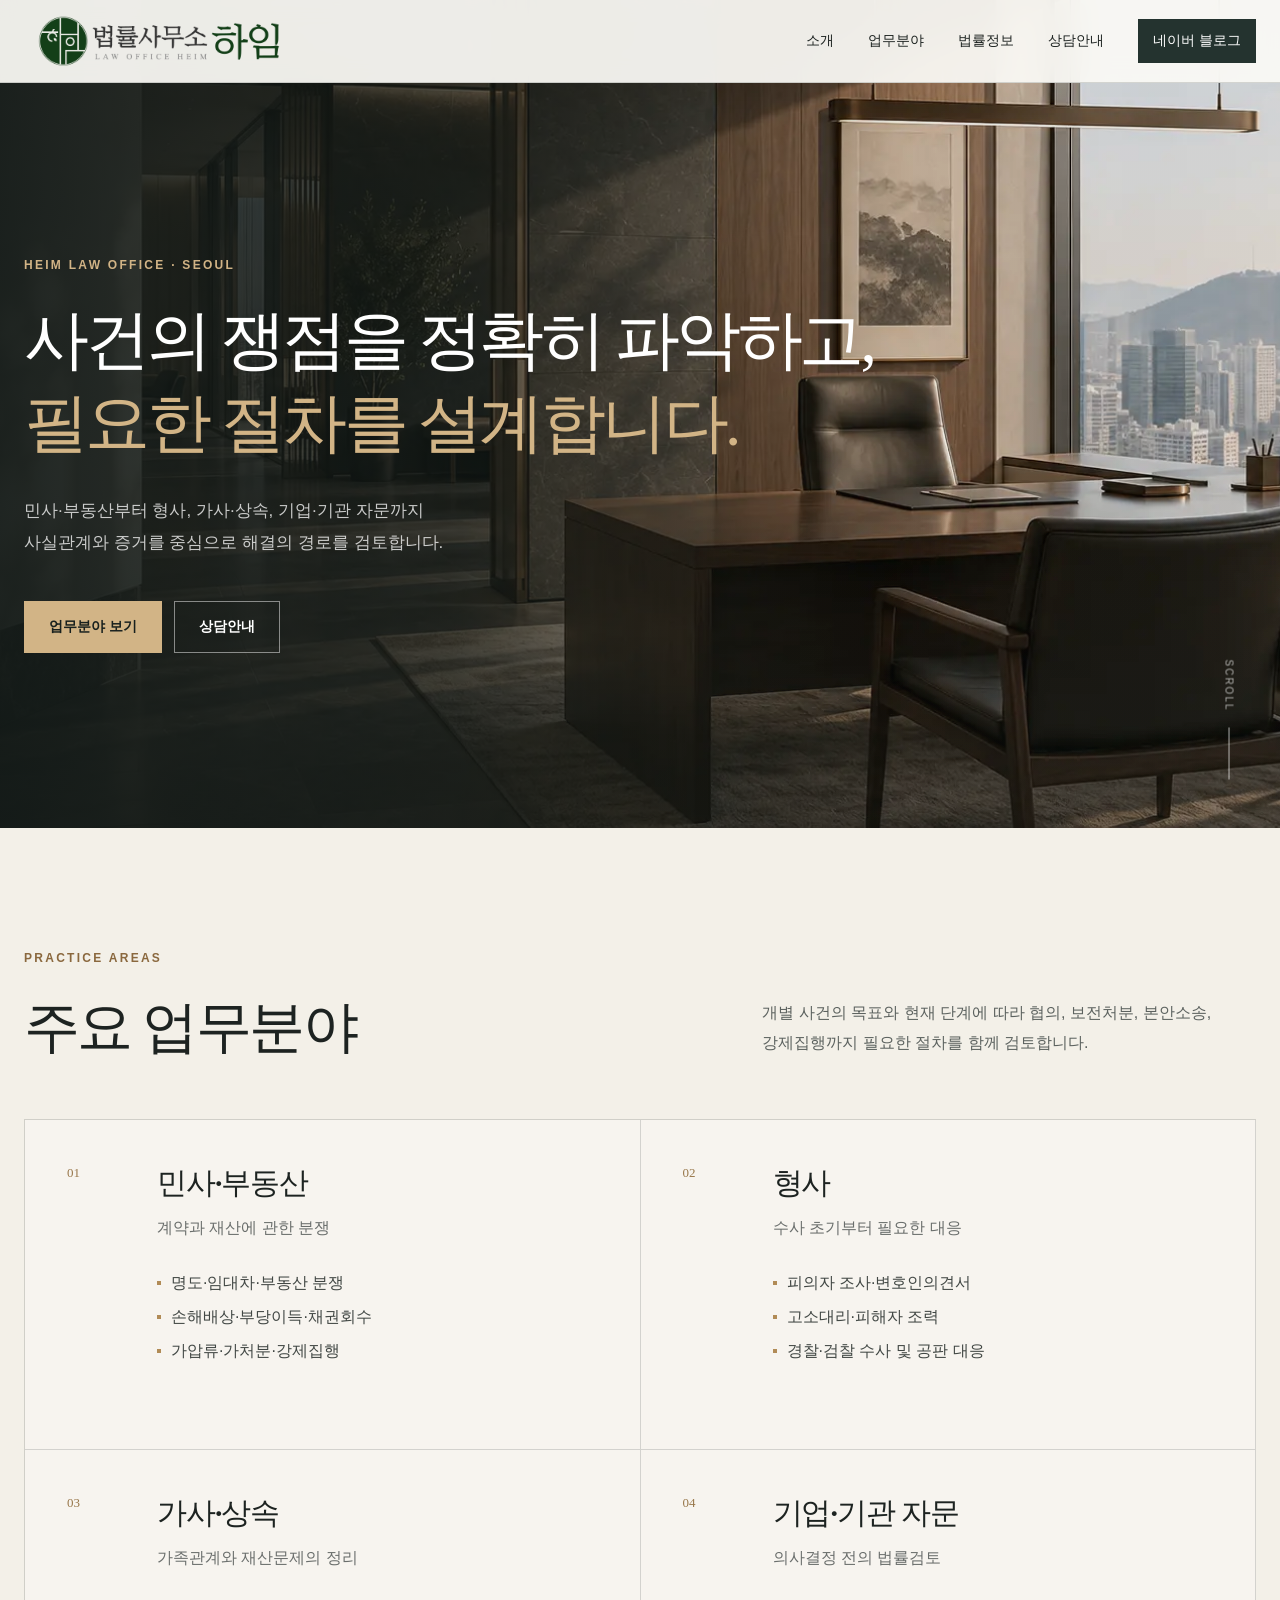
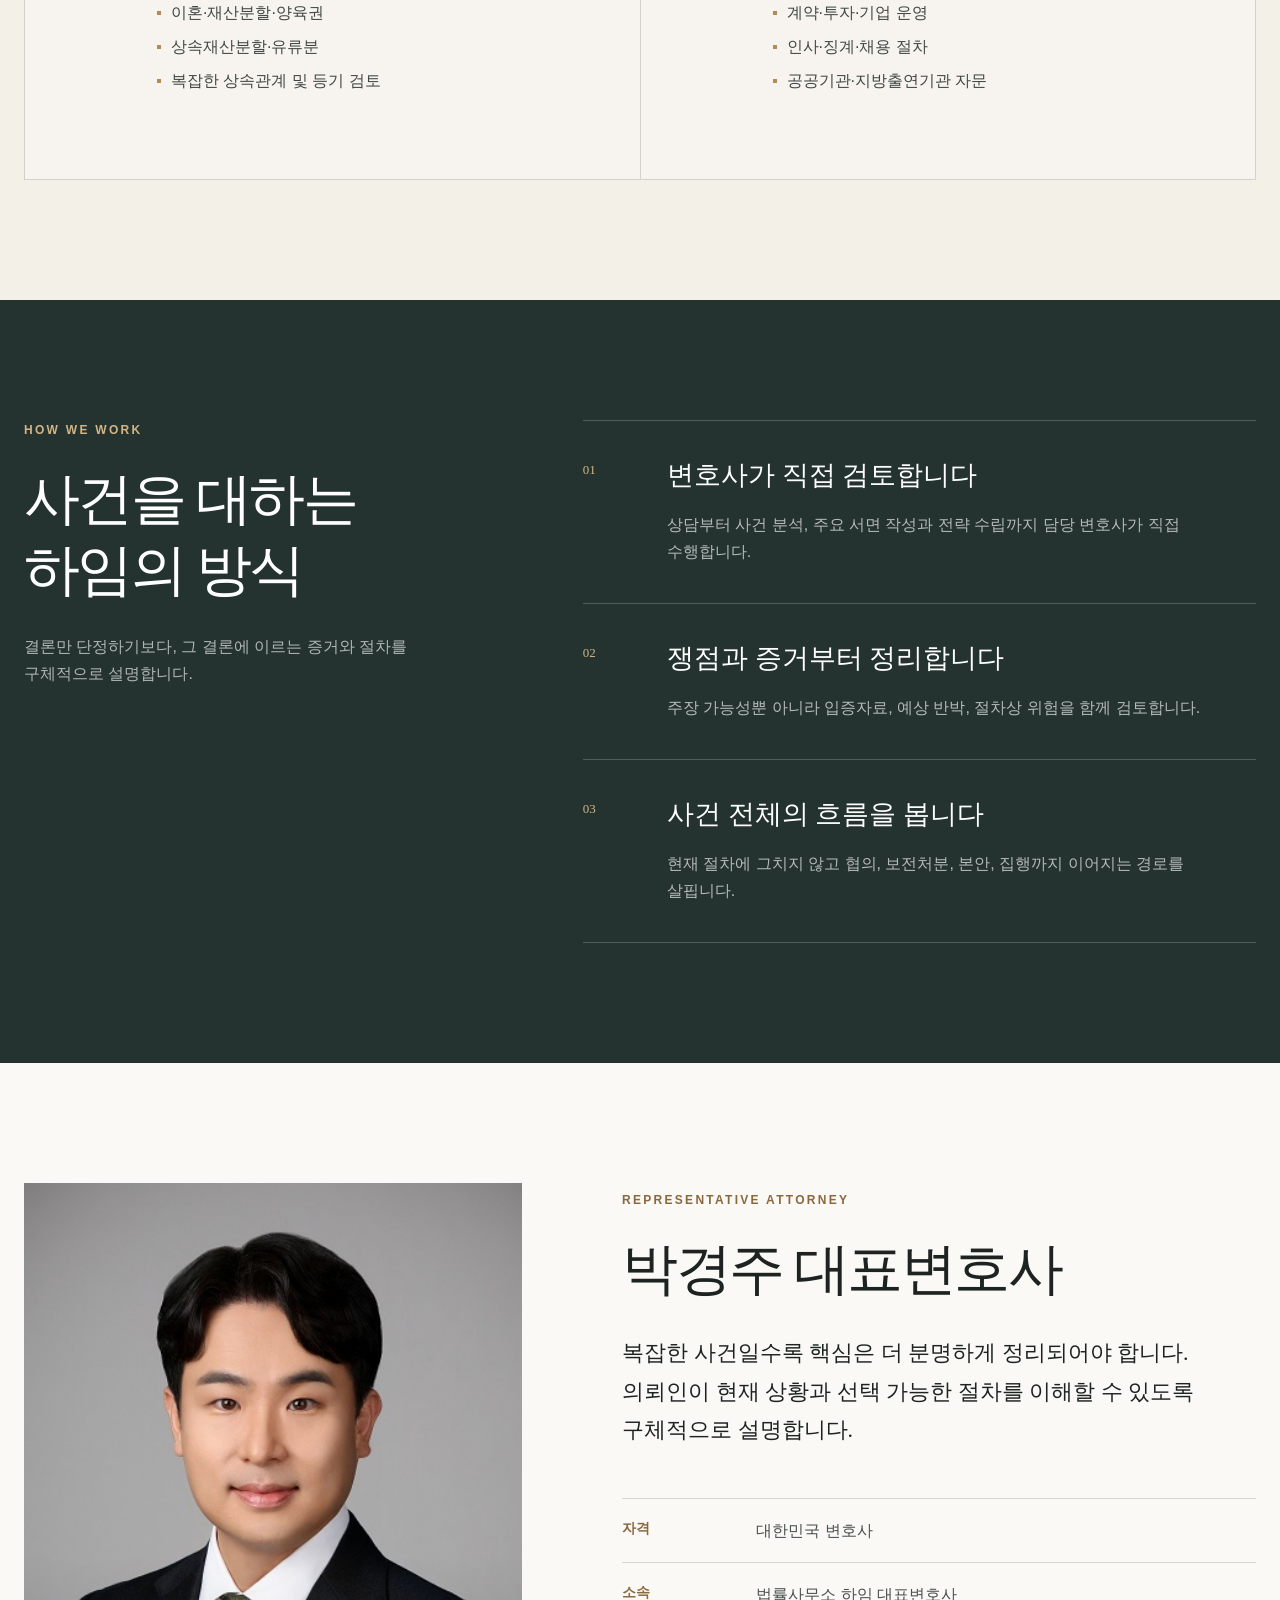
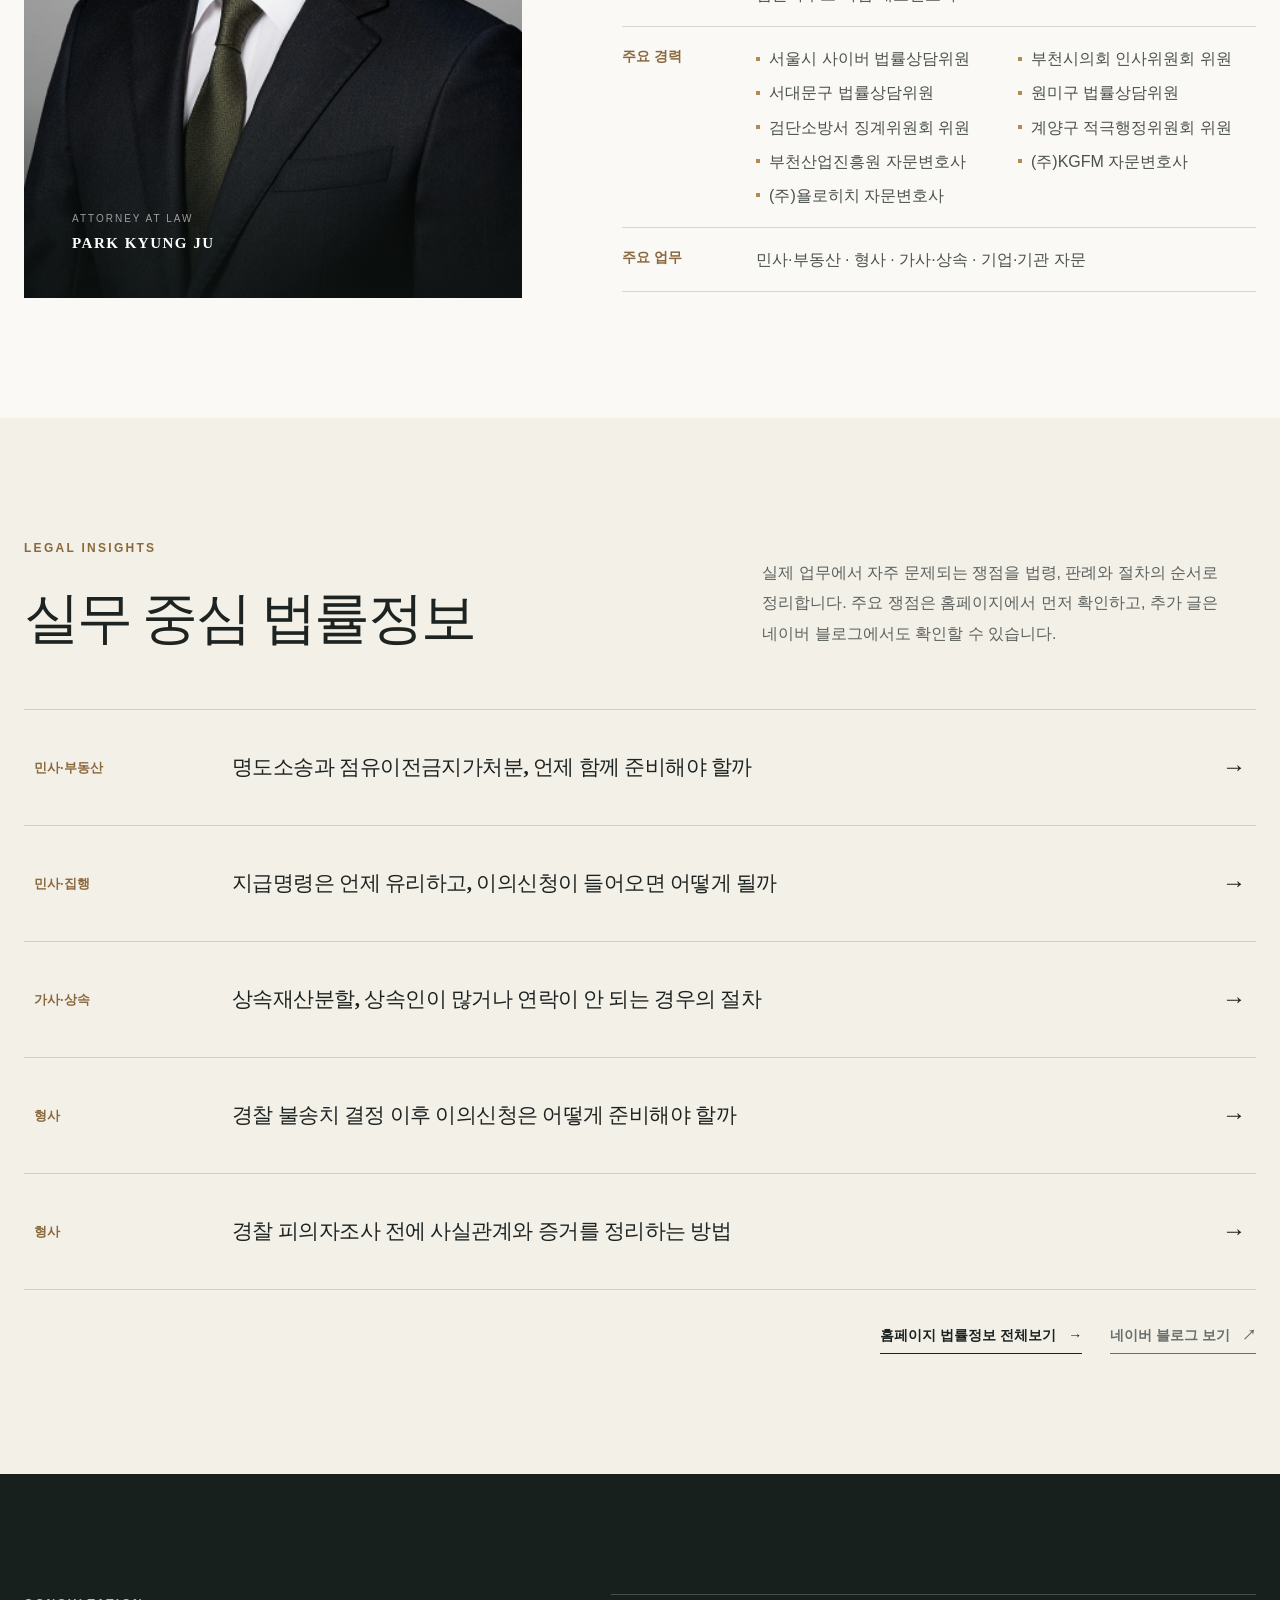
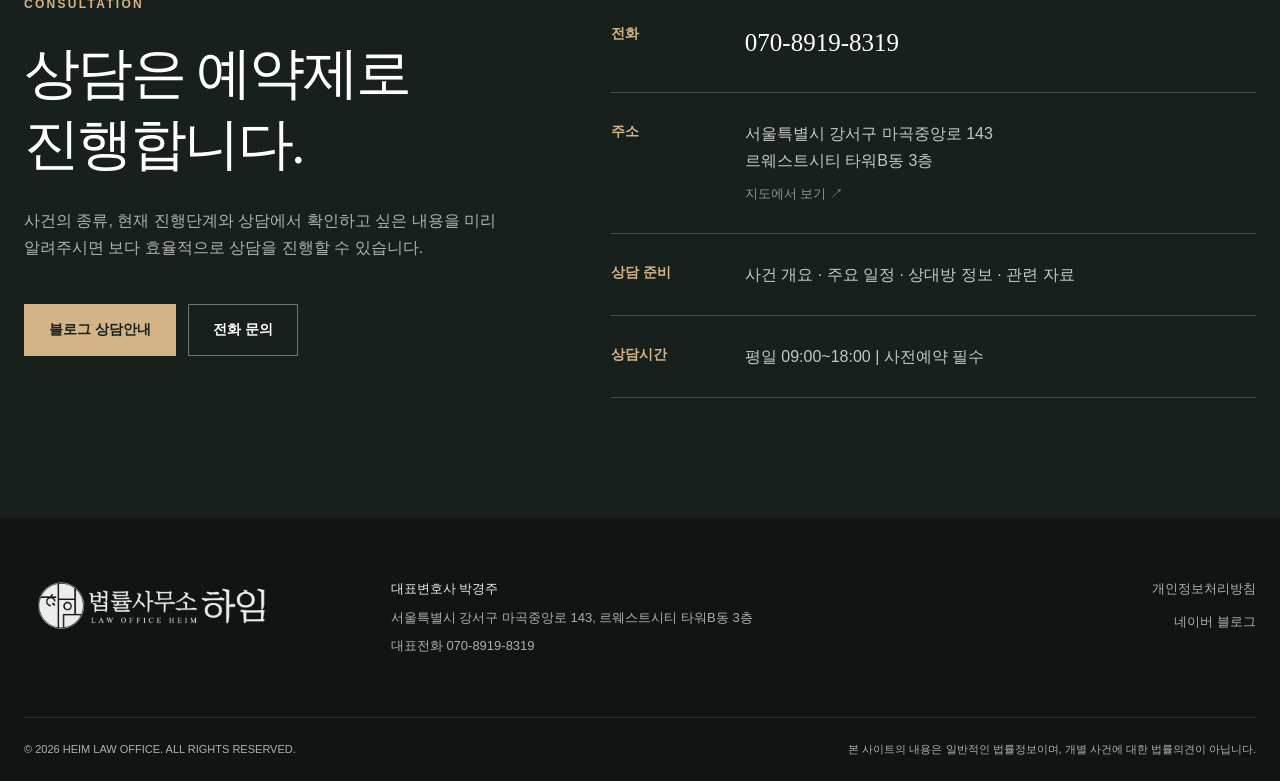
<file: index.html>
<!doctype html>
<html lang="ko">
  <head>
    <meta charset="utf-8" />
    <meta name="viewport" content="width=device-width, initial-scale=1" />
    <meta name="theme-color" content="#18201e" />
    <title>법률사무소 하임 | 박경주 변호사</title>
    <meta
      name="description"
      content="법률사무소 하임은 민사·부동산, 형사, 가사·상속, 기업·기관 자문을 수행합니다. 사건의 쟁점과 증거, 절차상 위험을 함께 검토합니다."
    />
    <link rel="canonical" href="https://heimlaw.kr/" />
    <meta property="og:type" content="website" />
    <meta property="og:locale" content="ko_KR" />
    <meta property="og:site_name" content="법률사무소 하임" />
    <meta property="og:title" content="법률사무소 하임 | 박경주 변호사" />
    <meta
      property="og:description"
      content="사건의 쟁점을 정확히 파악하고, 필요한 절차를 설계합니다."
    />
    <meta property="og:url" content="https://heimlaw.kr/" />
    <meta name="twitter:card" content="summary" />
    <link
      rel="icon"
      type="image/svg+xml"
      href="data:image/svg+xml,%3Csvg xmlns='http://www.w3.org/2000/svg' viewBox='0 0 64 64'%3E%3Crect width='64' height='64' rx='12' fill='%2318201e'/%3E%3Cpath d='M18 16v32M46 16v32M18 32h28' stroke='%23c2a16d' stroke-width='5' stroke-linecap='square'/%3E%3C/svg%3E"
    />
    <link rel="stylesheet" href="./assets/styles.css" />
    <script type="application/ld+json">
      {
        "@context": "https://schema.org",
        "@type": "LegalService",
        "name": "법률사무소 하임",
        "url": "https://heimlaw.kr/",
        "image": "https://heimlaw.kr/assets/heimlaw-hero.webp",
        "description": "민사·부동산, 형사, 가사·상속, 기업·기관 자문을 수행하는 법률사무소",
        "founder": {
          "@type": "Person",
          "name": "박경주",
          "jobTitle": "대표변호사",
          "image": "https://heimlaw.kr/assets/heimlaw-profile.jpg"
        },
        "address": {
          "@type": "PostalAddress",
          "streetAddress": "마곡중앙로 143, 르웨스트시티 타워B동 3층",
          "addressLocality": "강서구",
          "addressRegion": "서울특별시",
          "addressCountry": "KR"
        },
        "sameAs": ["https://blog.naver.com/gd_lawyer"]
      }
    </script>
  </head>
  <body>
    <a class="skip-link" href="#main">본문 바로가기</a>

    <header class="site-header" data-header>
      <div class="header-inner shell">
        <a class="brand" href="#top" aria-label="법률사무소 하임 홈">
          <img
            class="brand-logo"
            src="./assets/heimlaw-logo.png"
            alt="법률사무소 하임 · LAW OFFICE HEIM"
            width="1400"
            height="300"
          />
        </a>

        <button
          class="menu-button"
          type="button"
          aria-expanded="false"
          aria-controls="primary-navigation"
          data-menu-button
        >
          <span class="sr-only">메뉴 열기</span>
          <span></span><span></span>
        </button>

        <nav id="primary-navigation" class="primary-nav" aria-label="주요 메뉴" data-menu>
          <a href="#about">소개</a>
          <a href="#practice">업무분야</a>
          <a href="#insights">법률정보</a>
          <a href="#contact">상담안내</a>
          <a class="nav-cta" href="https://blog.naver.com/gd_lawyer" target="_blank" rel="noopener noreferrer">
            네이버 블로그
          </a>
        </nav>
      </div>
    </header>

    <main id="main">
      <section id="top" class="hero" aria-labelledby="hero-title">
        <div class="hero-media" aria-hidden="true">
          <picture>
            <source srcset="./assets/heimlaw-hero.webp" type="image/webp" />
            <img src="./assets/heimlaw-hero.png" alt="" width="1916" height="821" fetchpriority="high" />
          </picture>
        </div>
        <div class="hero-shade" aria-hidden="true"></div>
        <div class="hero-content shell">
          <p class="eyebrow">HEIM LAW OFFICE · SEOUL</p>
          <h1 id="hero-title">
            사건의 쟁점을 정확히 파악하고,<br />
            <span>필요한 절차를 설계합니다.</span>
          </h1>
          <p class="hero-description">
            민사·부동산부터 형사, 가사·상속, 기업·기관 자문까지<br class="desktop-only" />
            사실관계와 증거를 중심으로 해결의 경로를 검토합니다.
          </p>
          <div class="hero-actions">
            <a class="button button-primary" href="#practice">업무분야 보기</a>
            <a class="button button-ghost" href="#contact">상담안내</a>
          </div>
        </div>
        <a class="scroll-cue" href="#practice" aria-label="주요 업무분야로 이동">
          <span>SCROLL</span><i aria-hidden="true"></i>
        </a>
      </section>

      <section id="practice" class="section section-practice" aria-labelledby="practice-title">
        <div class="shell">
          <div class="section-heading split-heading">
            <div>
              <p class="eyebrow dark">PRACTICE AREAS</p>
              <h2 id="practice-title">주요 업무분야</h2>
            </div>
            <p>
              개별 사건의 목표와 현재 단계에 따라 협의, 보전처분, 본안소송,
              강제집행까지 필요한 절차를 함께 검토합니다.
            </p>
          </div>

          <div class="practice-grid">
            <article class="practice-card">
              <span class="card-number">01</span>
              <div>
                <h3>민사·부동산</h3>
                <p class="card-lead">계약과 재산에 관한 분쟁</p>
                <ul>
                  <li>명도·임대차·부동산 분쟁</li>
                  <li>손해배상·부당이득·채권회수</li>
                  <li>가압류·가처분·강제집행</li>
                </ul>
              </div>
            </article>

            <article class="practice-card">
              <span class="card-number">02</span>
              <div>
                <h3>형사</h3>
                <p class="card-lead">수사 초기부터 필요한 대응</p>
                <ul>
                  <li>피의자 조사·변호인의견서</li>
                  <li>고소대리·피해자 조력</li>
                  <li>경찰·검찰 수사 및 공판 대응</li>
                </ul>
              </div>
            </article>

            <article class="practice-card">
              <span class="card-number">03</span>
              <div>
                <h3>가사·상속</h3>
                <p class="card-lead">가족관계와 재산문제의 정리</p>
                <ul>
                  <li>이혼·재산분할·양육권</li>
                  <li>상속재산분할·유류분</li>
                  <li>복잡한 상속관계 및 등기 검토</li>
                </ul>
              </div>
            </article>

            <article class="practice-card">
              <span class="card-number">04</span>
              <div>
                <h3>기업·기관 자문</h3>
                <p class="card-lead">의사결정 전의 법률검토</p>
                <ul>
                  <li>계약·투자·기업 운영</li>
                  <li>인사·징계·채용 절차</li>
                  <li>공공기관·지방출연기관 자문</li>
                </ul>
              </div>
            </article>
          </div>
        </div>
      </section>

      <section class="section work-method" aria-labelledby="method-title">
        <div class="shell method-layout">
          <div class="method-intro">
            <p class="eyebrow">HOW WE WORK</p>
            <h2 id="method-title">사건을 대하는<br />하임의 방식</h2>
            <p>
              결론만 단정하기보다, 그 결론에 이르는 증거와 절차를 구체적으로 설명합니다.
            </p>
          </div>
          <ol class="method-list">
            <li>
              <span>01</span>
              <div>
                <h3>변호사가 직접 검토합니다</h3>
                <p>상담부터 사건 분석, 주요 서면 작성과 전략 수립까지 담당 변호사가 직접 수행합니다.</p>
              </div>
            </li>
            <li>
              <span>02</span>
              <div>
                <h3>쟁점과 증거부터 정리합니다</h3>
                <p>주장 가능성뿐 아니라 입증자료, 예상 반박, 절차상 위험을 함께 검토합니다.</p>
              </div>
            </li>
            <li>
              <span>03</span>
              <div>
                <h3>사건 전체의 흐름을 봅니다</h3>
                <p>현재 절차에 그치지 않고 협의, 보전처분, 본안, 집행까지 이어지는 경로를 살핍니다.</p>
              </div>
            </li>
          </ol>
        </div>
      </section>

      <section id="about" class="section section-about" aria-labelledby="about-title">
        <div class="shell about-layout">
          <div class="portrait-panel">
            <img
              class="portrait-photo"
              src="./assets/heimlaw-profile.jpg"
              alt="박경주 대표변호사 프로필 사진"
              width="404"
              height="580"
              loading="lazy"
            />
            <div class="portrait-caption">
              <span>ATTORNEY AT LAW</span>
              <strong>PARK KYUNG JU</strong>
            </div>
          </div>
          <div class="about-copy">
            <p class="eyebrow dark">REPRESENTATIVE ATTORNEY</p>
            <h2 id="about-title">박경주 대표변호사</h2>
            <p class="about-statement">
              복잡한 사건일수록 핵심은 더 분명하게 정리되어야 합니다.
              의뢰인이 현재 상황과 선택 가능한 절차를 이해할 수 있도록 구체적으로 설명합니다.
            </p>
            <dl class="credentials">
              <div><dt>자격</dt><dd>대한민국 변호사</dd></div>
              <div><dt>소속</dt><dd>법률사무소 하임 대표변호사</dd></div>
              <div>
                <dt>주요 경력</dt>
                <dd>
                  <ul class="career-list">
                    <li>서울시 사이버 법률상담위원</li>
                    <li>부천시의회 인사위원회 위원</li>
                    <li>서대문구 법률상담위원</li>
                    <li>원미구 법률상담위원</li>
                    <li>검단소방서 징계위원회 위원</li>
                    <li>계양구 적극행정위원회 위원</li>
                    <li>부천산업진흥원 자문변호사</li>
                    <li>(주)KGFM 자문변호사</li>
                    <li>(주)욜로히치 자문변호사</li>
                  </ul>
                </dd>
              </div>
              <div><dt>주요 업무</dt><dd>민사·부동산 · 형사 · 가사·상속 · 기업·기관 자문</dd></div>
            </dl>
          </div>
        </div>
      </section>

      <section id="insights" class="section section-insights" aria-labelledby="insights-title">
        <div class="shell">
          <div class="section-heading split-heading">
            <div>
              <p class="eyebrow dark">LEGAL INSIGHTS</p>
              <h2 id="insights-title">실무 중심 법률정보</h2>
            </div>
            <p>
              실제 업무에서 자주 문제되는 쟁점을 법령, 판례와 절차의 순서로 정리합니다.
              주요 쟁점은 홈페이지에서 먼저 확인하고, 추가 글은 네이버 블로그에서도 확인할 수 있습니다.
            </p>
          </div>

          <div class="insight-list">
            <a href="./realestate/eviction.html">
              <span class="insight-category">민사·부동산</span>
              <strong>명도소송과 점유이전금지가처분, 언제 함께 준비해야 할까</strong>
              <span class="insight-arrow" aria-hidden="true">→</span>
            </a>
            <a href="./civil/payment-order.html">
              <span class="insight-category">민사·집행</span>
              <strong>지급명령은 언제 유리하고, 이의신청이 들어오면 어떻게 될까</strong>
              <span class="insight-arrow" aria-hidden="true">→</span>
            </a>
            <a href="./inheritance/division.html">
              <span class="insight-category">가사·상속</span>
              <strong>상속재산분할, 상속인이 많거나 연락이 안 되는 경우의 절차</strong>
              <span class="insight-arrow" aria-hidden="true">→</span>
            </a>
            <a href="./criminal/non-referral-objection.html">
              <span class="insight-category">형사</span>
              <strong>경찰 불송치 결정 이후 이의신청은 어떻게 준비해야 할까</strong>
              <span class="insight-arrow" aria-hidden="true">→</span>
            </a>
            <a href="./criminal/police-investigation.html">
              <span class="insight-category">형사</span>
              <strong>경찰 피의자조사 전에 사실관계와 증거를 정리하는 방법</strong>
              <span class="insight-arrow" aria-hidden="true">→</span>
            </a>
          </div>

          <div class="section-action insights-actions">
            <a class="text-link" href="./insights/index.html">
              홈페이지 법률정보 전체보기 <span aria-hidden="true">→</span>
            </a>
            <a class="text-link secondary-text-link" href="https://blog.naver.com/gd_lawyer" target="_blank" rel="noopener noreferrer">
              네이버 블로그 보기 <span aria-hidden="true">↗</span>
            </a>
          </div>
        </div>
      </section>

      <section id="contact" class="section section-contact" aria-labelledby="contact-title">
        <div class="shell contact-layout">
          <div class="contact-heading">
            <p class="eyebrow">CONSULTATION</p>
            <h2 id="contact-title">상담은 예약제로<br />진행합니다.</h2>
            <p>
              사건의 종류, 현재 진행단계와 상담에서 확인하고 싶은 내용을 미리 알려주시면
              보다 효율적으로 상담을 진행할 수 있습니다.
            </p>
            <div class="contact-actions">
              <a class="button button-bronze" href="https://blog.naver.com/gd_lawyer" target="_blank" rel="noopener noreferrer">
                블로그 상담안내
              </a>
              <a class="button button-outline-light" data-contact="phone" href="#" hidden>전화 문의</a>
            </div>
          </div>

          <div class="contact-details">
            <div class="detail-row" data-contact="phone-row" hidden>
              <span>전화</span>
              <a data-contact="phone-link" href="#"></a>
            </div>
            <div class="detail-row">
              <span>주소</span>
              <div>
                <p>서울특별시 강서구 마곡중앙로 143<br />르웨스트시티 타워B동 3층</p>
                <a
                  class="mini-link"
                  href="https://map.naver.com/p/search/%EC%84%9C%EC%9A%B8%20%EA%B0%95%EC%84%9C%EA%B5%AC%20%EB%A7%88%EA%B3%A1%EC%A4%91%EC%95%99%EB%A1%9C%20143"
                  target="_blank"
                  rel="noopener noreferrer"
                >지도에서 보기 ↗</a>
              </div>
            </div>
            <div class="detail-row">
              <span>상담 준비</span>
              <p>사건 개요 · 주요 일정 · 상대방 정보 · 관련 자료</p>
            </div>
            <div class="detail-row" data-contact="hours-row" hidden>
              <span>상담시간</span>
              <p data-contact="hours"></p>
            </div>
          </div>
        </div>
      </section>
    </main>

    <footer class="site-footer">
      <div class="shell footer-top">
        <a class="brand footer-brand" href="#top" aria-label="법률사무소 하임 홈">
          <img
            class="brand-logo"
            src="./assets/heimlaw-logo.png"
            alt="법률사무소 하임 · LAW OFFICE HEIM"
            width="1400"
            height="300"
            loading="lazy"
          />
        </a>
        <div class="footer-info">
          <p>대표변호사 박경주</p>
          <p>서울특별시 강서구 마곡중앙로 143, 르웨스트시티 타워B동 3층</p>
          <p class="footer-phone" data-contact="phone-row-footer" hidden>
            대표전화 <a data-contact="phone-link-footer" href="#"></a>
          </p>
        </div>
        <nav class="footer-links" aria-label="하단 메뉴">
          <a href="./privacy.html">개인정보처리방침</a>
          <a href="https://blog.naver.com/gd_lawyer" target="_blank" rel="noopener noreferrer">네이버 블로그</a>
        </nav>
      </div>
      <div class="shell footer-bottom">
        <p>© <span data-year></span> HEIM LAW OFFICE. ALL RIGHTS RESERVED.</p>
        <p>본 사이트의 내용은 일반적인 법률정보이며, 개별 사건에 대한 법률의견이 아닙니다.</p>
      </div>
    </footer>

    <script src="./assets/site-config.js"></script>
    <script src="./assets/script.js"></script>
  </body>
</html>
</file>
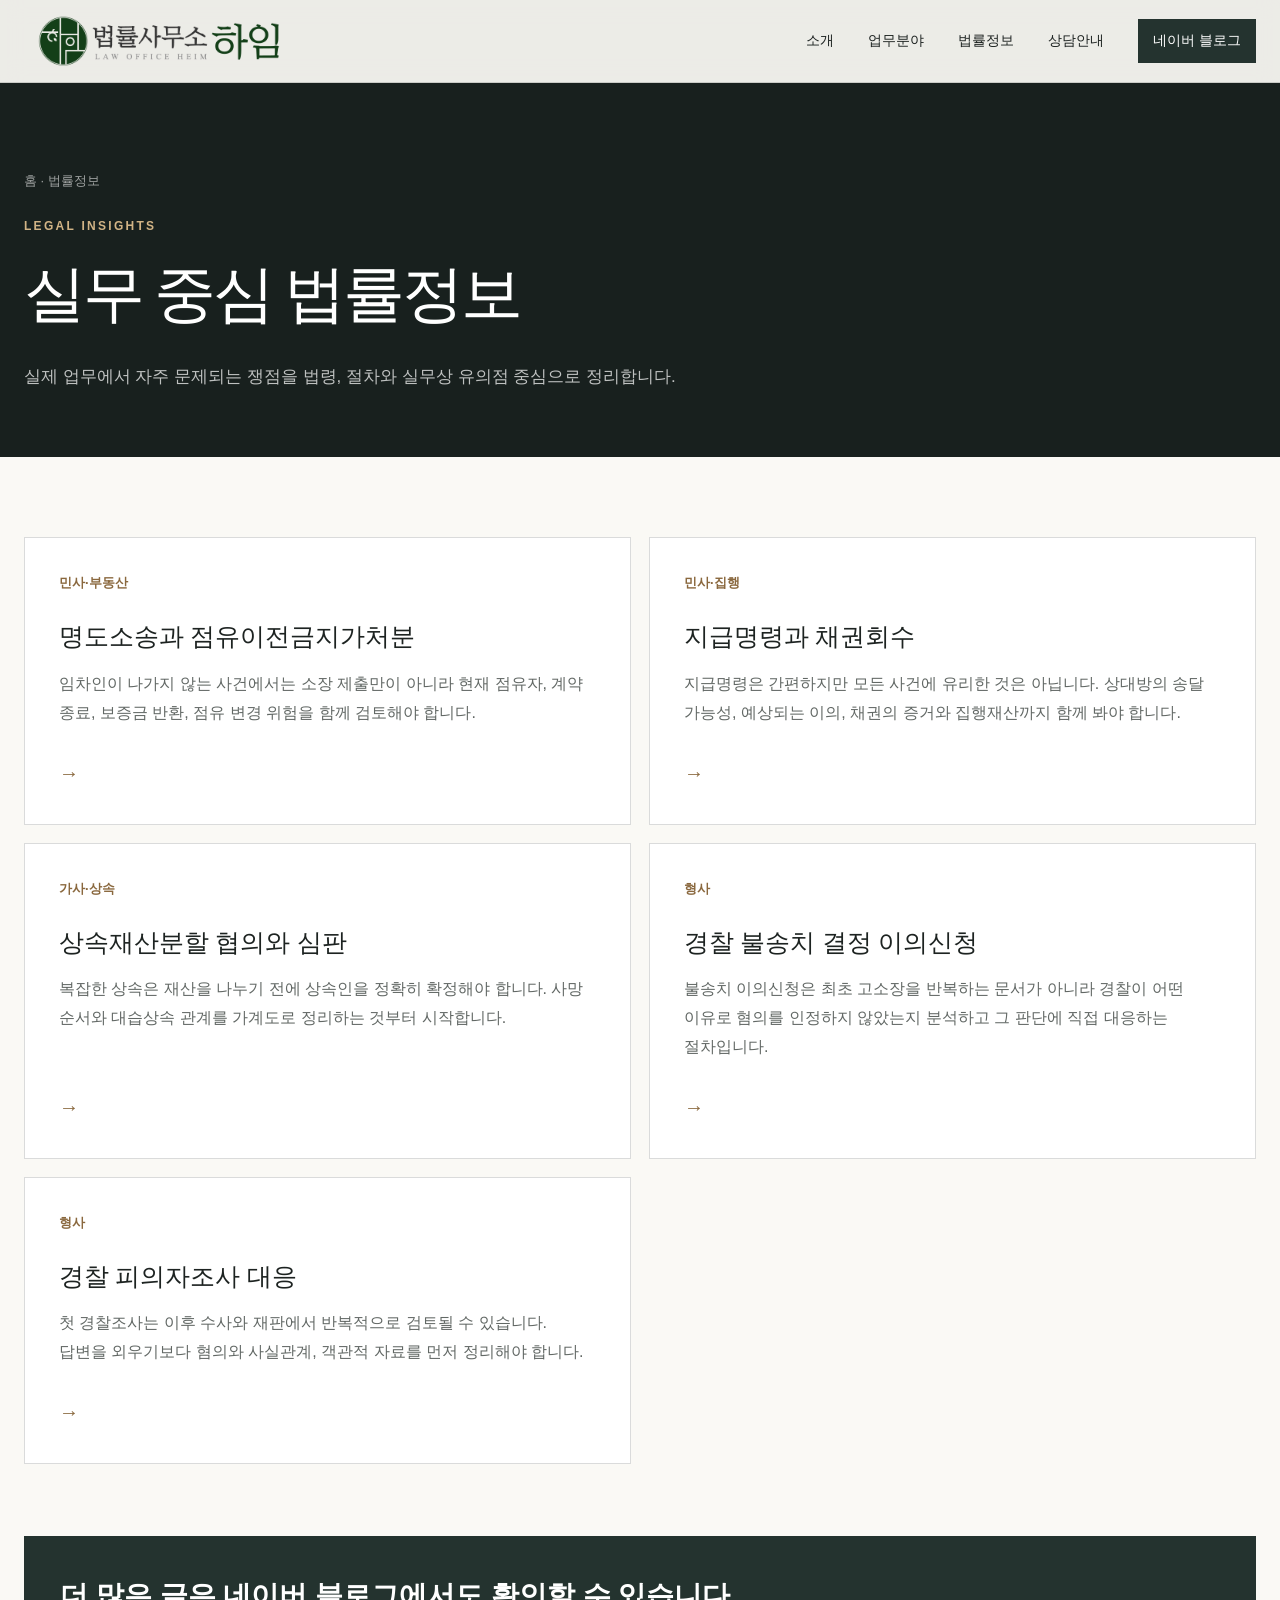
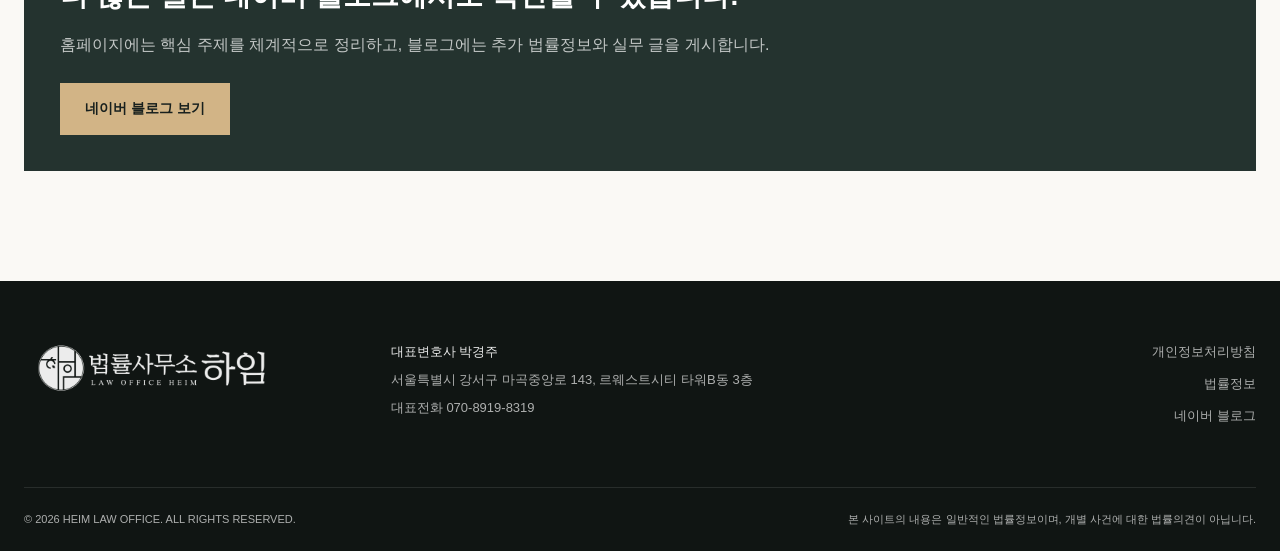
<file: insights/index.html>
<!doctype html><html lang="ko"><head><meta charset="utf-8"/><meta name="viewport" content="width=device-width, initial-scale=1"/><meta name="theme-color" content="#18201e"/><title>법률정보 | 법률사무소 하임</title><meta name="description" content="명도소송, 지급명령, 상속재산분할, 불송치 이의신청, 경찰 피의자조사 등 실제 업무에서 자주 문제되는 법률 쟁점을 정리합니다."/><link rel="canonical" href="https://heimlaw.kr/insights/"/><meta property="og:type" content="website"/><meta property="og:locale" content="ko_KR"/><meta property="og:site_name" content="법률사무소 하임"/><meta property="og:title" content="법률정보 | 법률사무소 하임"/><meta property="og:description" content="실제 업무에서 자주 문제되는 법률 쟁점을 법령과 절차 중심으로 정리합니다."/><meta property="og:url" content="https://heimlaw.kr/insights/"/><link rel="stylesheet" href="/assets/styles.css?v=20260925-1"/><script type="application/ld+json">{"@context": "https://schema.org", "@type": "CollectionPage", "name": "법률정보 | 법률사무소 하임", "url": "https://heimlaw.kr/insights/", "description": "법률사무소 하임이 정리한 민사·부동산, 상속, 형사 분야의 실무 중심 법률정보"}</script></head><body class="article-body"><a class="skip-link" href="#main">본문 바로가기</a><header class="site-header" data-header>
      <div class="header-inner shell">
        <a class="brand" href="/" aria-label="법률사무소 하임 홈">
          <img class="brand-logo" src="/assets/heimlaw-logo.png" alt="법률사무소 하임 · LAW OFFICE HEIM" width="1400" height="300" />
        </a>
        <button class="menu-button" type="button" aria-expanded="false" aria-controls="primary-navigation" data-menu-button>
          <span class="sr-only">메뉴 열기</span><span></span><span></span>
        </button>
        <nav id="primary-navigation" class="primary-nav" aria-label="주요 메뉴" data-menu>
          <a href="/#about">소개</a>
          <a href="/#practice">업무분야</a>
          <a href="/insights/">법률정보</a>
          <a href="/#contact">상담안내</a>
          <a class="nav-cta" href="https://blog.naver.com/gd_lawyer" target="_blank" rel="noopener noreferrer">네이버 블로그</a>
        </nav>
      </div>
    </header><main id="main"><section class="article-hero insights-hub-hero"><div class="shell"><nav class="breadcrumbs" aria-label="현재 위치"><a href="/">홈</a> · 법률정보</nav><p class="eyebrow">LEGAL INSIGHTS</p><h1>실무 중심 법률정보</h1><p class="article-summary">실제 업무에서 자주 문제되는 쟁점을 법령, 절차와 실무상 유의점 중심으로 정리합니다.</p></div></section><section class="insights-hub"><div class="shell"><div class="insights-hub-grid"><a class="insights-hub-card" href="/realestate/eviction.html"><div><span class="insight-category">민사·부동산</span><h2>명도소송과 점유이전금지가처분</h2><p>임차인이 나가지 않는 사건에서는 소장 제출만이 아니라 현재 점유자, 계약 종료, 보증금 반환, 점유 변경 위험을 함께 검토해야 합니다.</p></div><span class="hub-arrow" aria-hidden="true">→</span></a><a class="insights-hub-card" href="/civil/payment-order.html"><div><span class="insight-category">민사·집행</span><h2>지급명령과 채권회수</h2><p>지급명령은 간편하지만 모든 사건에 유리한 것은 아닙니다. 상대방의 송달 가능성, 예상되는 이의, 채권의 증거와 집행재산까지 함께 봐야 합니다.</p></div><span class="hub-arrow" aria-hidden="true">→</span></a><a class="insights-hub-card" href="/inheritance/division.html"><div><span class="insight-category">가사·상속</span><h2>상속재산분할 협의와 심판</h2><p>복잡한 상속은 재산을 나누기 전에 상속인을 정확히 확정해야 합니다. 사망 순서와 대습상속 관계를 가계도로 정리하는 것부터 시작합니다.</p></div><span class="hub-arrow" aria-hidden="true">→</span></a><a class="insights-hub-card" href="/criminal/non-referral-objection.html"><div><span class="insight-category">형사</span><h2>경찰 불송치 결정 이의신청</h2><p>불송치 이의신청은 최초 고소장을 반복하는 문서가 아니라 경찰이 어떤 이유로 혐의를 인정하지 않았는지 분석하고 그 판단에 직접 대응하는 절차입니다.</p></div><span class="hub-arrow" aria-hidden="true">→</span></a><a class="insights-hub-card" href="/criminal/police-investigation.html"><div><span class="insight-category">형사</span><h2>경찰 피의자조사 대응</h2><p>첫 경찰조사는 이후 수사와 재판에서 반복적으로 검토될 수 있습니다. 답변을 외우기보다 혐의와 사실관계, 객관적 자료를 먼저 정리해야 합니다.</p></div><span class="hub-arrow" aria-hidden="true">→</span></a></div><div class="article-cta"><h2>더 많은 글은 네이버 블로그에서도 확인할 수 있습니다.</h2><p>홈페이지에는 핵심 주제를 체계적으로 정리하고, 블로그에는 추가 법률정보와 실무 글을 게시합니다.</p><a class="button button-bronze" href="https://blog.naver.com/gd_lawyer" target="_blank" rel="noopener noreferrer">네이버 블로그 보기</a></div></div></section></main><footer class="site-footer">
      <div class="shell footer-top">
        <a class="brand footer-brand" href="/" aria-label="법률사무소 하임 홈">
          <img class="brand-logo" src="/assets/heimlaw-logo.png" alt="법률사무소 하임 · LAW OFFICE HEIM" width="1400" height="300" loading="lazy" />
        </a>
        <div class="footer-info">
          <p>대표변호사 박경주</p>
          <p>서울특별시 강서구 마곡중앙로 143, 르웨스트시티 타워B동 3층</p>
          <p class="footer-phone" data-contact="phone-row-footer" hidden>대표전화 <a data-contact="phone-link-footer" href="#"></a></p>
        </div>
        <nav class="footer-links" aria-label="하단 메뉴">
          <a href="/privacy.html">개인정보처리방침</a>
          <a href="/insights/">법률정보</a>
          <a href="https://blog.naver.com/gd_lawyer" target="_blank" rel="noopener noreferrer">네이버 블로그</a>
        </nav>
      </div>
      <div class="shell footer-bottom">
        <p>© <span data-year></span> HEIM LAW OFFICE. ALL RIGHTS RESERVED.</p>
        <p>본 사이트의 내용은 일반적인 법률정보이며, 개별 사건에 대한 법률의견이 아닙니다.</p>
      </div>
    </footer><script src="/assets/site-config.js"></script><script src="/assets/script.js"></script></body></html>
</file>
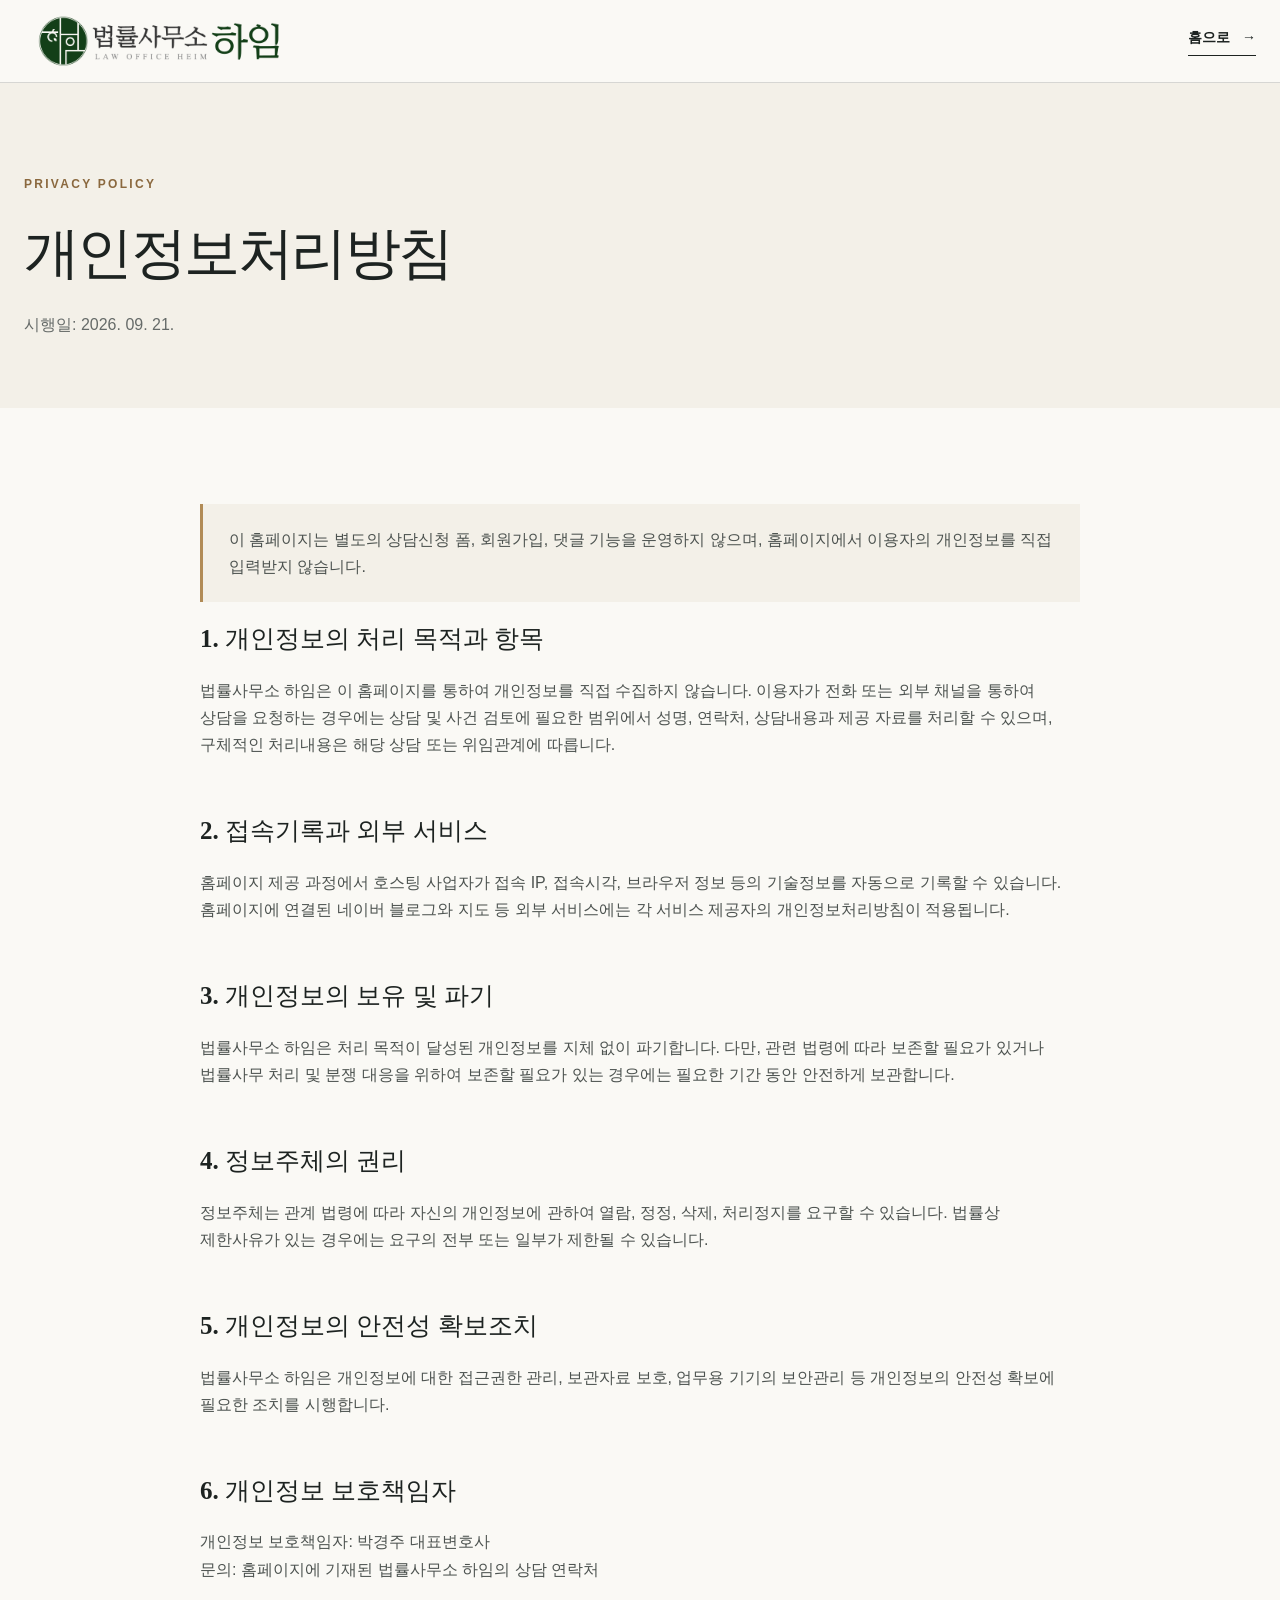
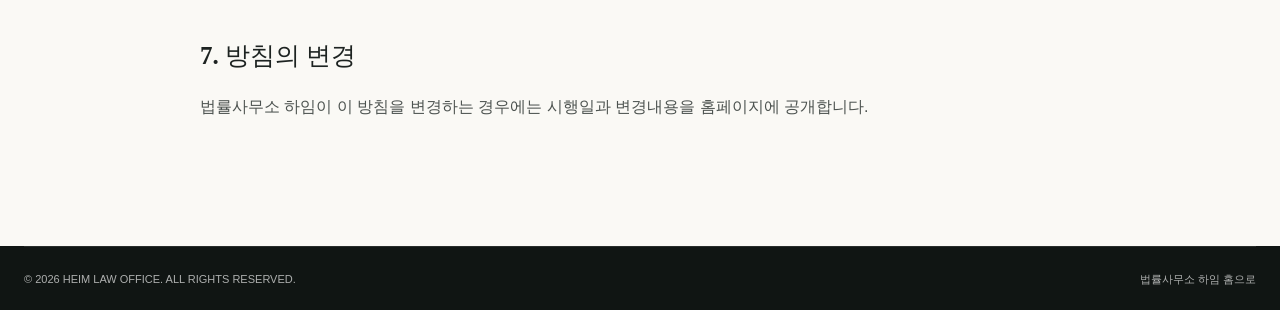
<file: privacy.html>
<!doctype html>
<html lang="ko">
  <head>
    <meta charset="utf-8" />
    <meta name="viewport" content="width=device-width, initial-scale=1" />
    <meta name="theme-color" content="#f3f0e8" />
    <title>개인정보처리방침 | 법률사무소 하임</title>
    <meta name="description" content="법률사무소 하임 홈페이지 개인정보처리방침" />
    <link rel="canonical" href="https://heimlaw.kr/privacy.html" />
    <link
      rel="icon"
      type="image/svg+xml"
      href="data:image/svg+xml,%3Csvg xmlns='http://www.w3.org/2000/svg' viewBox='0 0 64 64'%3E%3Crect width='64' height='64' rx='12' fill='%2318201e'/%3E%3Cpath d='M18 16v32M46 16v32M18 32h28' stroke='%23c2a16d' stroke-width='5'/%3E%3C/svg%3E"
    />
    <link rel="stylesheet" href="./assets/styles.css" />
  </head>
  <body>
    <a class="skip-link" href="#main">본문 바로가기</a>
    <header class="site-header subpage-header">
      <div class="header-inner shell">
        <a class="brand" href="./index.html" aria-label="법률사무소 하임 홈">
          <img
            class="brand-logo"
            src="./assets/heimlaw-logo.png"
            alt="법률사무소 하임 · LAW OFFICE HEIM"
            width="1400"
            height="300"
          />
        </a>
        <a class="text-link" href="./index.html">홈으로 <span aria-hidden="true">→</span></a>
      </div>
    </header>

    <main id="main" class="privacy-main">
      <section class="privacy-hero">
        <div class="shell">
          <p class="eyebrow dark">PRIVACY POLICY</p>
          <h1>개인정보처리방침</h1>
          <p>시행일: 2026. 09. 21.</p>
        </div>
      </section>

      <div class="shell privacy-content">
        <p class="privacy-notice">
          이 홈페이지는 별도의 상담신청 폼, 회원가입, 댓글 기능을 운영하지 않으며,
          홈페이지에서 이용자의 개인정보를 직접 입력받지 않습니다.
        </p>

        <section>
          <h2>1. 개인정보의 처리 목적과 항목</h2>
          <p>
            법률사무소 하임은 이 홈페이지를 통하여 개인정보를 직접 수집하지 않습니다.
            이용자가 전화 또는 외부 채널을 통하여 상담을 요청하는 경우에는 상담 및 사건 검토에 필요한 범위에서
            성명, 연락처, 상담내용과 제공 자료를 처리할 수 있으며, 구체적인 처리내용은 해당 상담 또는 위임관계에 따릅니다.
          </p>
        </section>

        <section>
          <h2>2. 접속기록과 외부 서비스</h2>
          <p>
            홈페이지 제공 과정에서 호스팅 사업자가 접속 IP, 접속시각, 브라우저 정보 등의 기술정보를 자동으로 기록할 수 있습니다.
            홈페이지에 연결된 네이버 블로그와 지도 등 외부 서비스에는 각 서비스 제공자의 개인정보처리방침이 적용됩니다.
          </p>
        </section>

        <section>
          <h2>3. 개인정보의 보유 및 파기</h2>
          <p>
            법률사무소 하임은 처리 목적이 달성된 개인정보를 지체 없이 파기합니다. 다만, 관련 법령에 따라 보존할 필요가 있거나
            법률사무 처리 및 분쟁 대응을 위하여 보존할 필요가 있는 경우에는 필요한 기간 동안 안전하게 보관합니다.
          </p>
        </section>

        <section>
          <h2>4. 정보주체의 권리</h2>
          <p>
            정보주체는 관계 법령에 따라 자신의 개인정보에 관하여 열람, 정정, 삭제, 처리정지를 요구할 수 있습니다.
            법률상 제한사유가 있는 경우에는 요구의 전부 또는 일부가 제한될 수 있습니다.
          </p>
        </section>

        <section>
          <h2>5. 개인정보의 안전성 확보조치</h2>
          <p>
            법률사무소 하임은 개인정보에 대한 접근권한 관리, 보관자료 보호, 업무용 기기의 보안관리 등 개인정보의 안전성 확보에 필요한 조치를 시행합니다.
          </p>
        </section>

        <section>
          <h2>6. 개인정보 보호책임자</h2>
          <p>
            개인정보 보호책임자: 박경주 대표변호사<br />
            문의: 홈페이지에 기재된 법률사무소 하임의 상담 연락처
          </p>
        </section>

        <section>
          <h2>7. 방침의 변경</h2>
          <p>
            법률사무소 하임이 이 방침을 변경하는 경우에는 시행일과 변경내용을 홈페이지에 공개합니다.
          </p>
        </section>
      </div>
    </main>

    <footer class="site-footer">
      <div class="shell footer-bottom">
        <p>© <span data-year></span> HEIM LAW OFFICE. ALL RIGHTS RESERVED.</p>
        <a href="./index.html">법률사무소 하임 홈으로</a>
      </div>
    </footer>
    <script src="./assets/script.js"></script>
  </body>
</html>
</file>
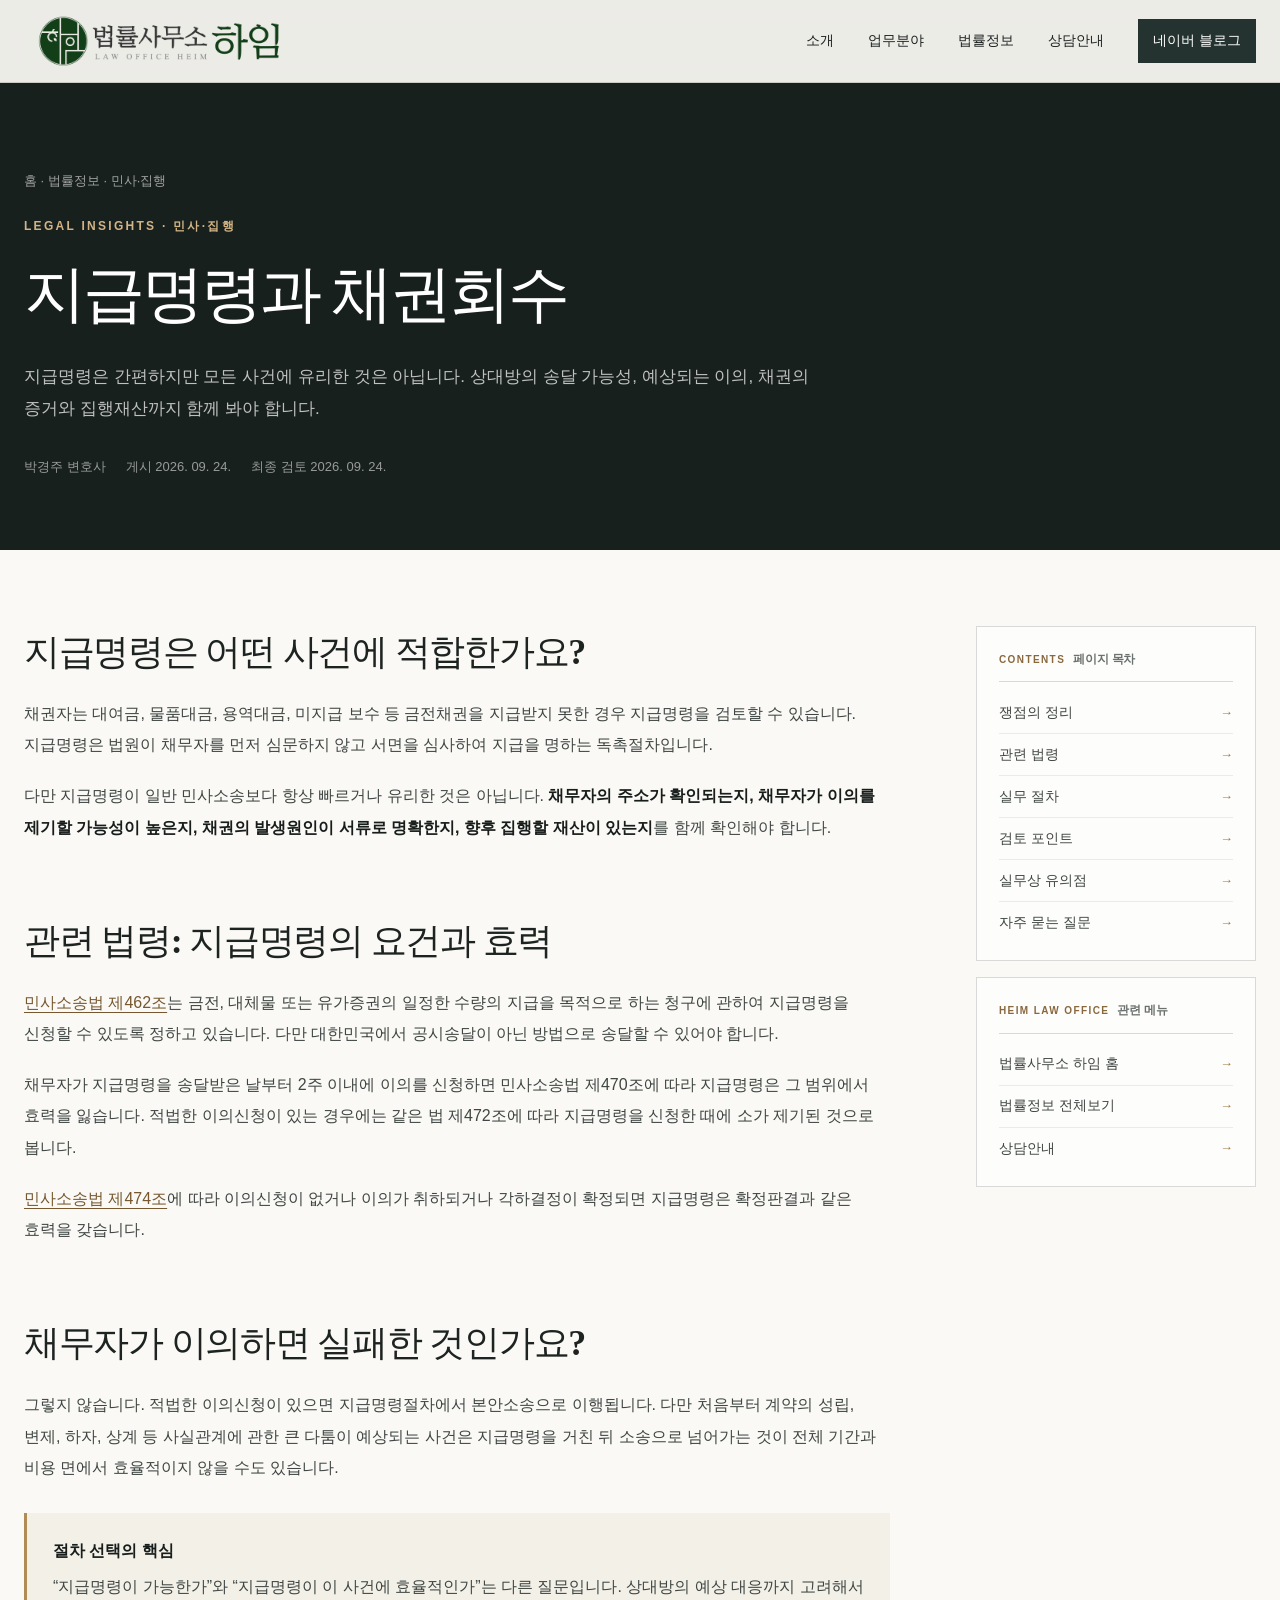
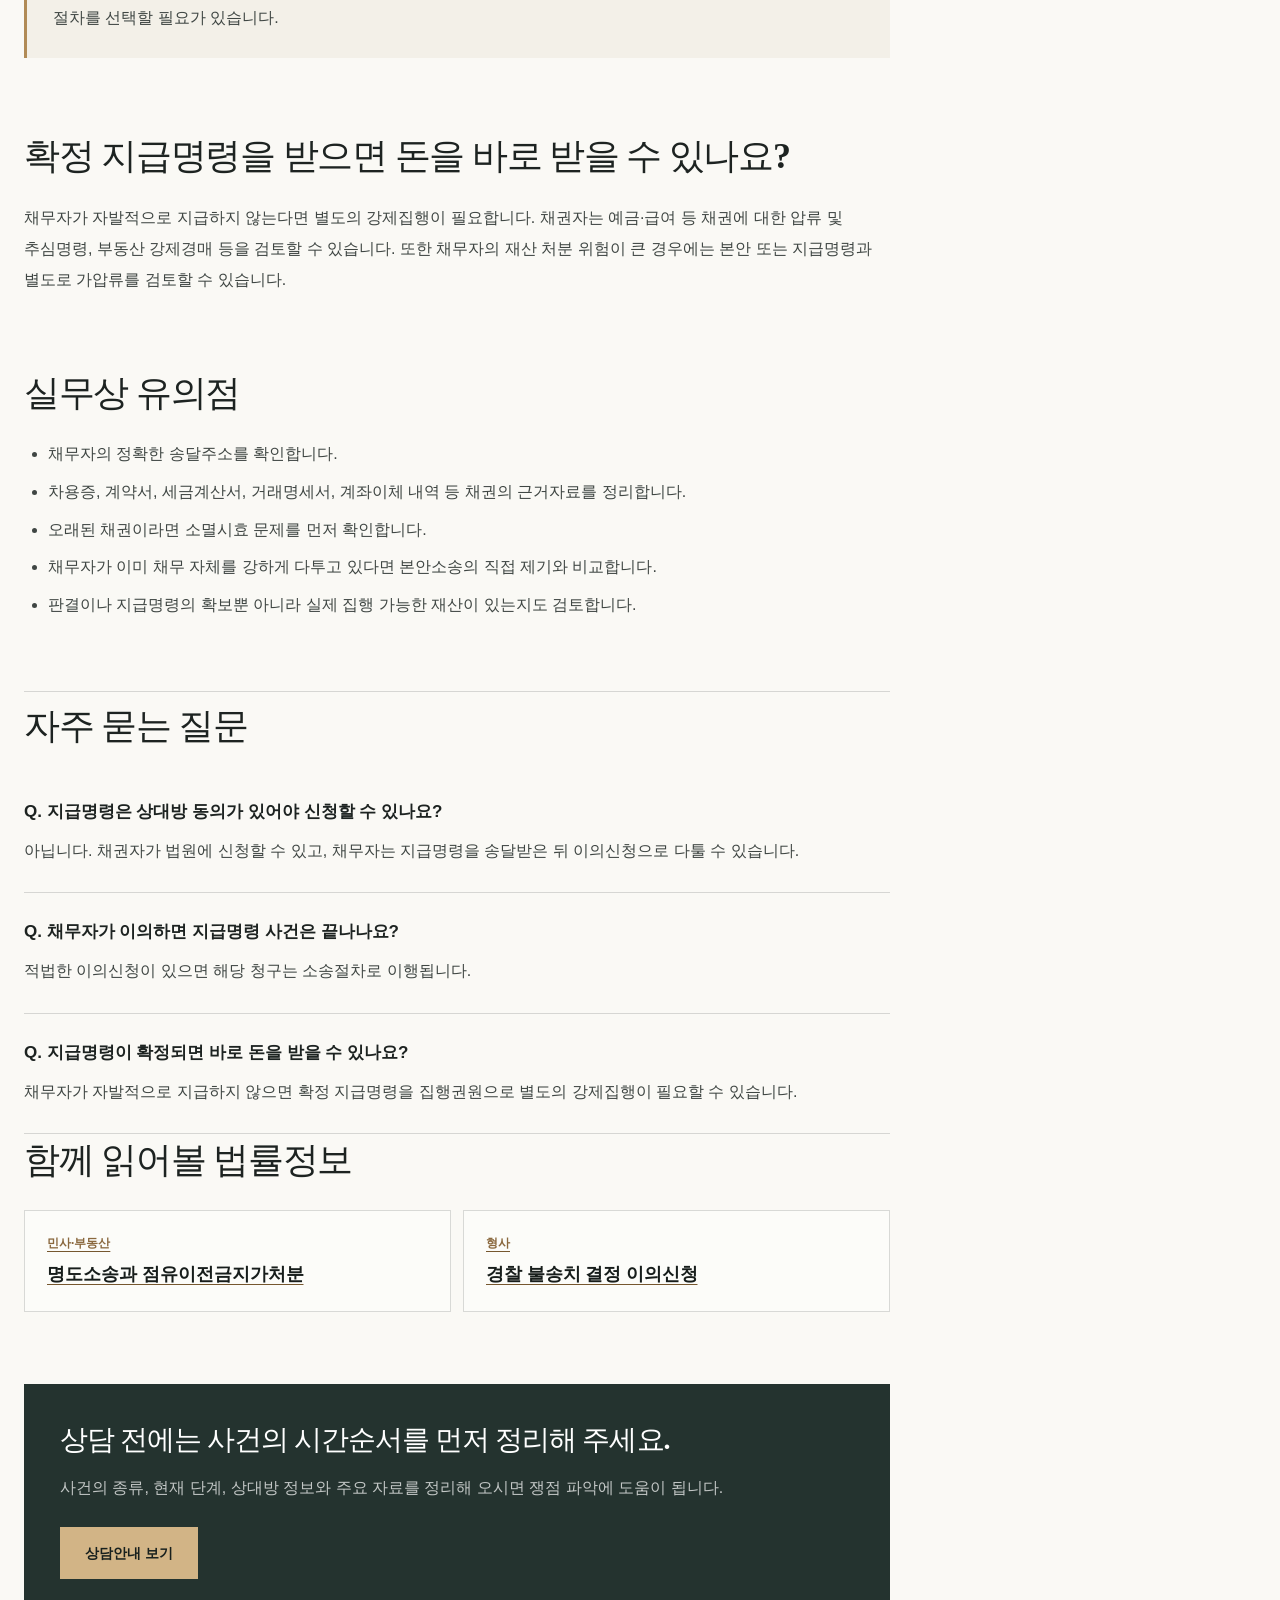
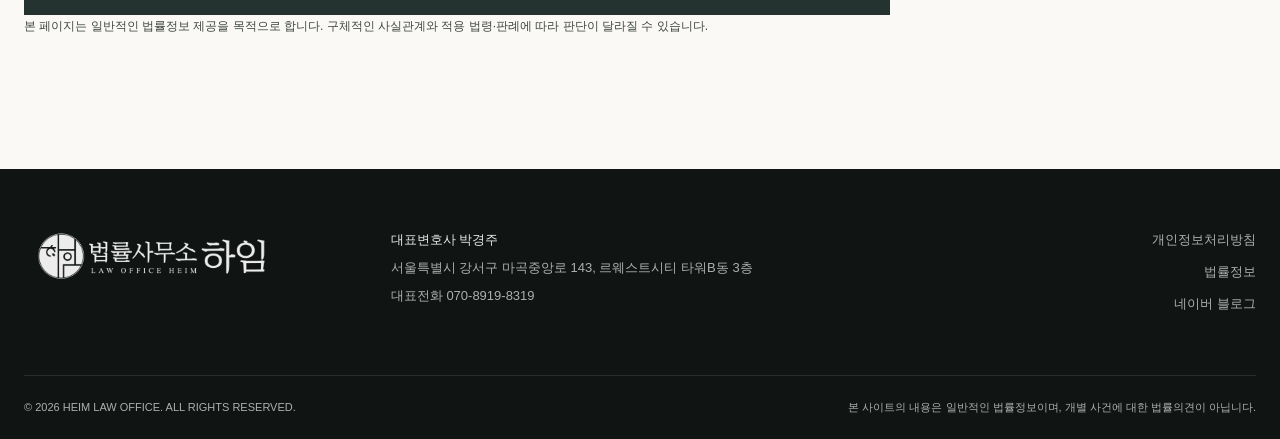
<file: civil/payment-order.html>
<!doctype html>
<html lang="ko">
<head>
  <meta charset="utf-8" />
  <meta name="viewport" content="width=device-width, initial-scale=1" />
  <meta name="theme-color" content="#18201e" />
  <title>지급명령과 채권회수 | 법률사무소 하임</title>
  <meta name="description" content="대여금, 미수금, 물품대금 등 금전채권 회수 시 지급명령의 요건, 이의신청, 소송 전환 및 강제집행 절차를 설명합니다." />
  <link rel="canonical" href="https://heimlaw.kr/civil/payment-order.html" />
  <meta property="og:type" content="article" />
  <meta property="og:locale" content="ko_KR" />
  <meta property="og:site_name" content="법률사무소 하임" />
  <meta property="og:title" content="지급명령과 채권회수 | 법률사무소 하임" />
  <meta property="og:description" content="대여금, 미수금, 물품대금 등 금전채권 회수 시 지급명령의 요건, 이의신청, 소송 전환 및 강제집행 절차를 설명합니다." />
  <meta property="og:url" content="https://heimlaw.kr/civil/payment-order.html" />
  <meta property="og:image" content="https://heimlaw.kr/assets/heimlaw-hero.webp" />
  <meta name="twitter:card" content="summary_large_image" />
  <link rel="stylesheet" href="/assets/styles.css?v=20260925-1" />
  <script type="application/ld+json">{"@context": "https://schema.org", "@type": "Article", "headline": "지급명령과 채권회수", "description": "대여금, 미수금, 물품대금 등 금전채권 회수 시 지급명령의 요건, 이의신청, 소송 전환 및 강제집행 절차를 설명합니다.", "datePublished": "2026-09-24", "dateModified": "2026-09-24", "mainEntityOfPage": "https://heimlaw.kr/civil/payment-order.html", "author": {"@type": "Person", "name": "박경주", "jobTitle": "변호사", "url": "https://heimlaw.kr/#about"}, "publisher": {"@type": "LegalService", "name": "법률사무소 하임", "url": "https://heimlaw.kr/", "logo": {"@type": "ImageObject", "url": "https://heimlaw.kr/assets/heimlaw-logo.png"}}, "inLanguage": "ko-KR", "articleSection": "민사·집행"}</script>
  <script type="application/ld+json">{"@context": "https://schema.org", "@type": "BreadcrumbList", "itemListElement": [{"@type": "ListItem", "position": 1, "name": "홈", "item": "https://heimlaw.kr/"}, {"@type": "ListItem", "position": 2, "name": "법률정보", "item": "https://heimlaw.kr/insights/"}, {"@type": "ListItem", "position": 3, "name": "지급명령과 채권회수", "item": "https://heimlaw.kr/civil/payment-order.html"}]}</script>
</head>
<body class="article-body">
<a class="skip-link" href="#main">본문 바로가기</a>
<header class="site-header" data-header>
      <div class="header-inner shell">
        <a class="brand" href="/" aria-label="법률사무소 하임 홈">
          <img class="brand-logo" src="/assets/heimlaw-logo.png" alt="법률사무소 하임 · LAW OFFICE HEIM" width="1400" height="300" />
        </a>
        <button class="menu-button" type="button" aria-expanded="false" aria-controls="primary-navigation" data-menu-button>
          <span class="sr-only">메뉴 열기</span><span></span><span></span>
        </button>
        <nav id="primary-navigation" class="primary-nav" aria-label="주요 메뉴" data-menu>
          <a href="/#about">소개</a>
          <a href="/#practice">업무분야</a>
          <a href="/insights/">법률정보</a>
          <a href="/#contact">상담안내</a>
          <a class="nav-cta" href="https://blog.naver.com/gd_lawyer" target="_blank" rel="noopener noreferrer">네이버 블로그</a>
        </nav>
      </div>
    </header>
<main id="main">
  <section class="article-hero">
    <div class="shell">
      <nav class="breadcrumbs" aria-label="현재 위치"><a href="/">홈</a> · <a href="/insights/">법률정보</a> · 민사·집행</nav>
      <p class="eyebrow">LEGAL INSIGHTS · 민사·집행</p>
      <h1>지급명령과 채권회수</h1>
      <p class="article-summary">지급명령은 간편하지만 모든 사건에 유리한 것은 아닙니다. 상대방의 송달 가능성, 예상되는 이의, 채권의 증거와 집행재산까지 함께 봐야 합니다.</p>
      <div class="article-meta"><span>박경주 변호사</span><span>게시 2026. 09. 24.</span><span>최종 검토 2026. 09. 24.</span></div>
    </div>
  </section>
  <div class="shell article-layout">
    <article class="article-content">
      <h2 id="issue">지급명령은 어떤 사건에 적합한가요?</h2>
<p>채권자는 대여금, 물품대금, 용역대금, 미지급 보수 등 금전채권을 지급받지 못한 경우 지급명령을 검토할 수 있습니다. 지급명령은 법원이 채무자를 먼저 심문하지 않고 서면을 심사하여 지급을 명하는 독촉절차입니다.</p>
<p>다만 지급명령이 일반 민사소송보다 항상 빠르거나 유리한 것은 아닙니다. <strong>채무자의 주소가 확인되는지, 채무자가 이의를 제기할 가능성이 높은지, 채권의 발생원인이 서류로 명확한지, 향후 집행할 재산이 있는지</strong>를 함께 확인해야 합니다.</p>

<h2 id="law">관련 법령: 지급명령의 요건과 효력</h2>
<p><a href="https://www.law.go.kr/lsLinkCommonInfo.do?chrClsCd=010202&amp;lsJoLnkSeq=1033366021" target="_blank" rel="noopener noreferrer">민사소송법 제462조</a>는 금전, 대체물 또는 유가증권의 일정한 수량의 지급을 목적으로 하는 청구에 관하여 지급명령을 신청할 수 있도록 정하고 있습니다. 다만 대한민국에서 공시송달이 아닌 방법으로 송달할 수 있어야 합니다.</p>
<p>채무자가 지급명령을 송달받은 날부터 2주 이내에 이의를 신청하면 민사소송법 제470조에 따라 지급명령은 그 범위에서 효력을 잃습니다. 적법한 이의신청이 있는 경우에는 같은 법 제472조에 따라 지급명령을 신청한 때에 소가 제기된 것으로 봅니다.</p>
<p><a href="https://www.law.go.kr/LSW/lsSideInfoP.do?docCls=jo&amp;joBrNo=00&amp;joNo=0474&amp;lsiSeq=252393&amp;urlMode=lsScJoRltInfoR" target="_blank" rel="noopener noreferrer">민사소송법 제474조</a>에 따라 이의신청이 없거나 이의가 취하되거나 각하결정이 확정되면 지급명령은 확정판결과 같은 효력을 갖습니다.</p>

<h2 id="practice">채무자가 이의하면 실패한 것인가요?</h2>
<p>그렇지 않습니다. 적법한 이의신청이 있으면 지급명령절차에서 본안소송으로 이행됩니다. 다만 처음부터 계약의 성립, 변제, 하자, 상계 등 사실관계에 관한 큰 다툼이 예상되는 사건은 지급명령을 거친 뒤 소송으로 넘어가는 것이 전체 기간과 비용 면에서 효율적이지 않을 수도 있습니다.</p>
<div class="article-note"><strong>절차 선택의 핵심</strong><p>“지급명령이 가능한가”와 “지급명령이 이 사건에 효율적인가”는 다른 질문입니다. 상대방의 예상 대응까지 고려해서 절차를 선택할 필요가 있습니다.</p></div>

<h2 id="opinion">확정 지급명령을 받으면 돈을 바로 받을 수 있나요?</h2>
<p>채무자가 자발적으로 지급하지 않는다면 별도의 강제집행이 필요합니다. 채권자는 예금·급여 등 채권에 대한 압류 및 추심명령, 부동산 강제경매 등을 검토할 수 있습니다. 또한 채무자의 재산 처분 위험이 큰 경우에는 본안 또는 지급명령과 별도로 가압류를 검토할 수 있습니다.</p>

<h2 id="caution">실무상 유의점</h2>
<ul><li>채무자의 정확한 송달주소를 확인합니다.</li><li>차용증, 계약서, 세금계산서, 거래명세서, 계좌이체 내역 등 채권의 근거자료를 정리합니다.</li><li>오래된 채권이라면 소멸시효 문제를 먼저 확인합니다.</li><li>채무자가 이미 채무 자체를 강하게 다투고 있다면 본안소송의 직접 제기와 비교합니다.</li><li>판결이나 지급명령의 확보뿐 아니라 실제 집행 가능한 재산이 있는지도 검토합니다.</li></ul>
      <section id="faq" class="article-faq" aria-labelledby="faq-title"><h2 id="faq-title">자주 묻는 질문</h2><div class="faq-item"><h3>Q. 지급명령은 상대방 동의가 있어야 신청할 수 있나요?</h3><p>아닙니다. 채권자가 법원에 신청할 수 있고, 채무자는 지급명령을 송달받은 뒤 이의신청으로 다툴 수 있습니다.</p></div><div class="faq-item"><h3>Q. 채무자가 이의하면 지급명령 사건은 끝나나요?</h3><p>적법한 이의신청이 있으면 해당 청구는 소송절차로 이행됩니다.</p></div><div class="faq-item"><h3>Q. 지급명령이 확정되면 바로 돈을 받을 수 있나요?</h3><p>채무자가 자발적으로 지급하지 않으면 확정 지급명령을 집행권원으로 별도의 강제집행이 필요할 수 있습니다.</p></div></section>
      <section aria-labelledby="related-title"><h2 id="related-title">함께 읽어볼 법률정보</h2><div class="related-grid"><a class="related-card" href="/realestate/eviction.html"><span>민사·부동산</span><strong>명도소송과 점유이전금지가처분</strong></a><a class="related-card" href="/criminal/non-referral-objection.html"><span>형사</span><strong>경찰 불송치 결정 이의신청</strong></a></div></section>
      <div class="article-cta"><h2>상담 전에는 사건의 시간순서를 먼저 정리해 주세요.</h2><p>사건의 종류, 현재 단계, 상대방 정보와 주요 자료를 정리해 오시면 쟁점 파악에 도움이 됩니다.</p><a class="button button-bronze" href="/#contact">상담안내 보기</a></div>
      <p class="article-updated">본 페이지는 일반적인 법률정보 제공을 목적으로 합니다. 구체적인 사실관계와 적용 법령·판례에 따라 판단이 달라질 수 있습니다.</p>
    </article>
    <aside class="article-sidebar" aria-label="문서 안내"><div class="sidebar-block"><span class="sidebar-label"><span class="sidebar-label-en">CONTENTS</span><span class="sidebar-label-ko">페이지 목차</span></span>
          <a href="#issue">쟁점의 정리</a><a href="#law">관련 법령</a><a href="#practice">실무 절차</a><a href="#opinion">검토 포인트</a><a href="#caution">실무상 유의점</a><a href="#faq">자주 묻는 질문</a></div><div class="sidebar-block"><span class="sidebar-label"><span class="sidebar-label-en">HEIM LAW OFFICE</span><span class="sidebar-label-ko">관련 메뉴</span></span><a href="/">법률사무소 하임 홈</a><a href="/insights/">법률정보 전체보기</a><a href="/#contact">상담안내</a></div></aside>
  </div>
</main>
<footer class="site-footer">
      <div class="shell footer-top">
        <a class="brand footer-brand" href="/" aria-label="법률사무소 하임 홈">
          <img class="brand-logo" src="/assets/heimlaw-logo.png" alt="법률사무소 하임 · LAW OFFICE HEIM" width="1400" height="300" loading="lazy" />
        </a>
        <div class="footer-info">
          <p>대표변호사 박경주</p>
          <p>서울특별시 강서구 마곡중앙로 143, 르웨스트시티 타워B동 3층</p>
          <p class="footer-phone" data-contact="phone-row-footer" hidden>대표전화 <a data-contact="phone-link-footer" href="#"></a></p>
        </div>
        <nav class="footer-links" aria-label="하단 메뉴">
          <a href="/privacy.html">개인정보처리방침</a>
          <a href="/insights/">법률정보</a>
          <a href="https://blog.naver.com/gd_lawyer" target="_blank" rel="noopener noreferrer">네이버 블로그</a>
        </nav>
      </div>
      <div class="shell footer-bottom">
        <p>© <span data-year></span> HEIM LAW OFFICE. ALL RIGHTS RESERVED.</p>
        <p>본 사이트의 내용은 일반적인 법률정보이며, 개별 사건에 대한 법률의견이 아닙니다.</p>
      </div>
    </footer>
<script src="/assets/site-config.js"></script><script src="/assets/script.js"></script>
</body></html>
</file>
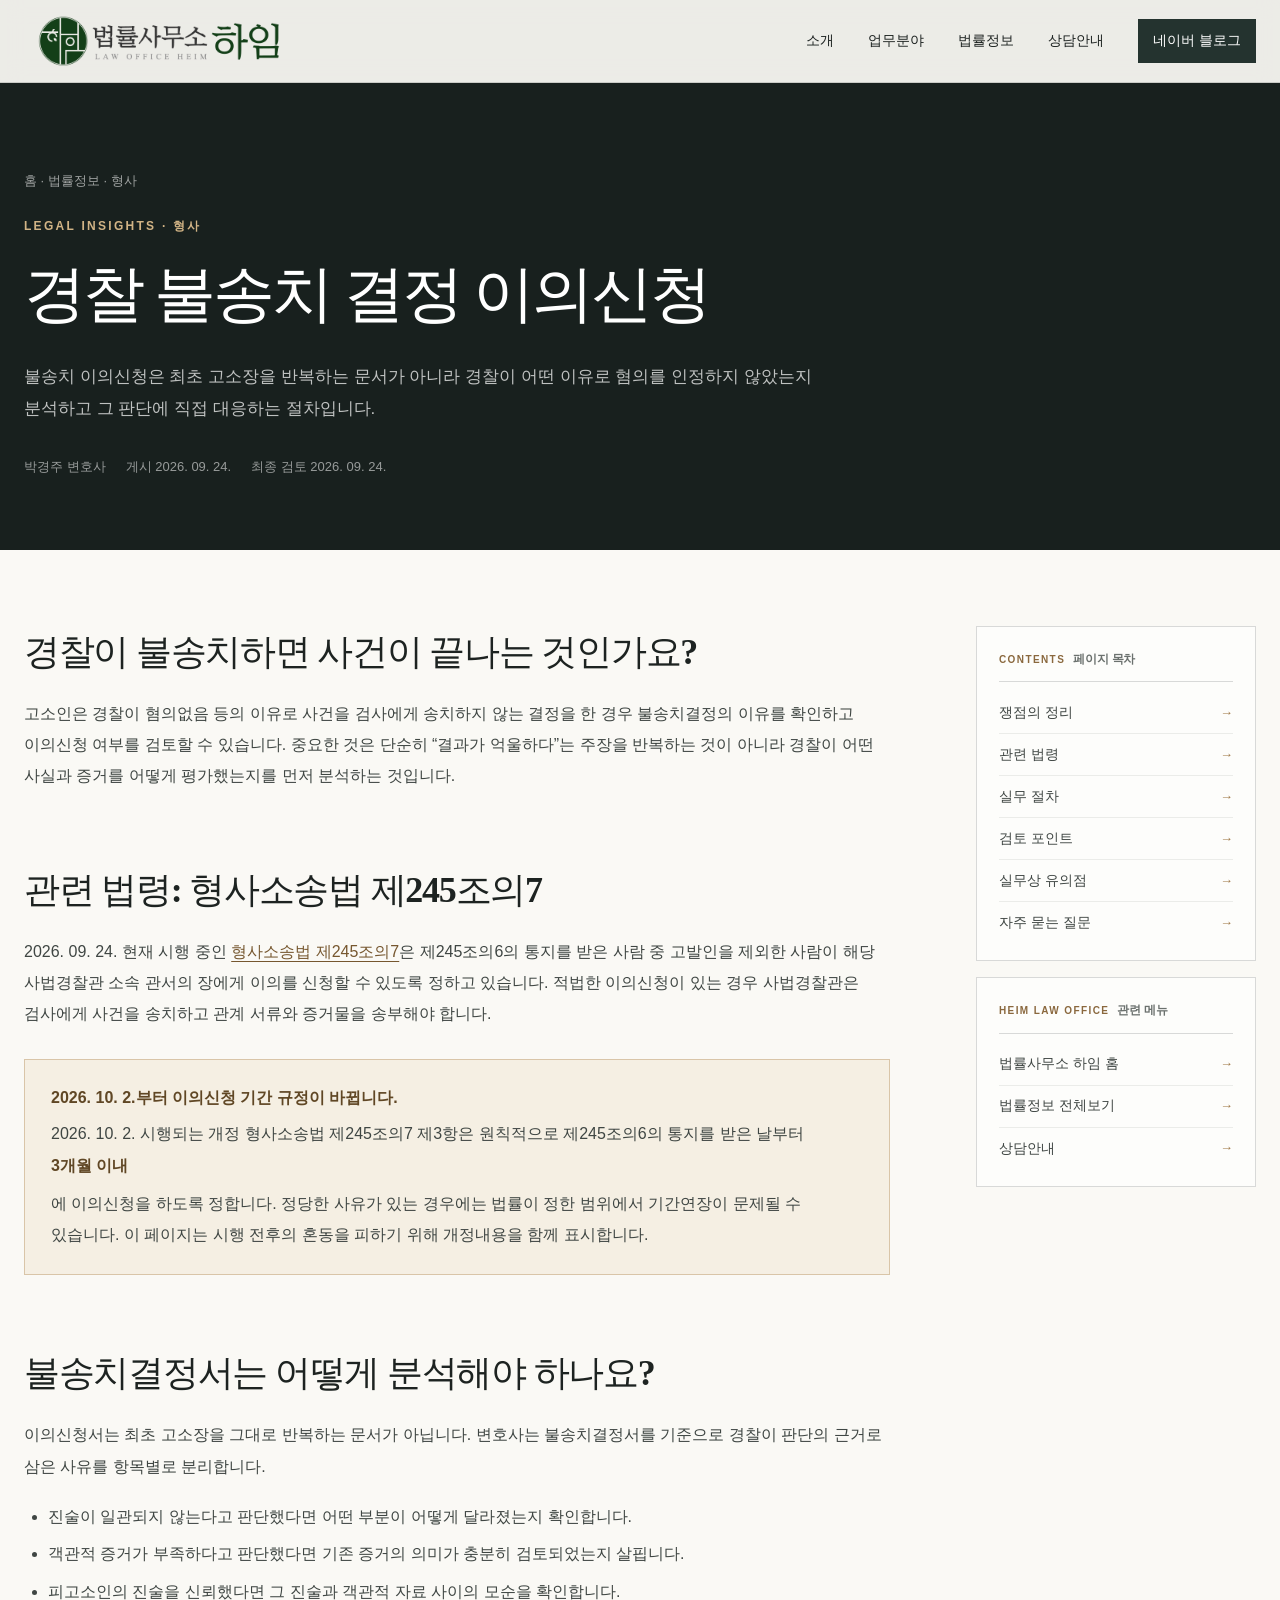
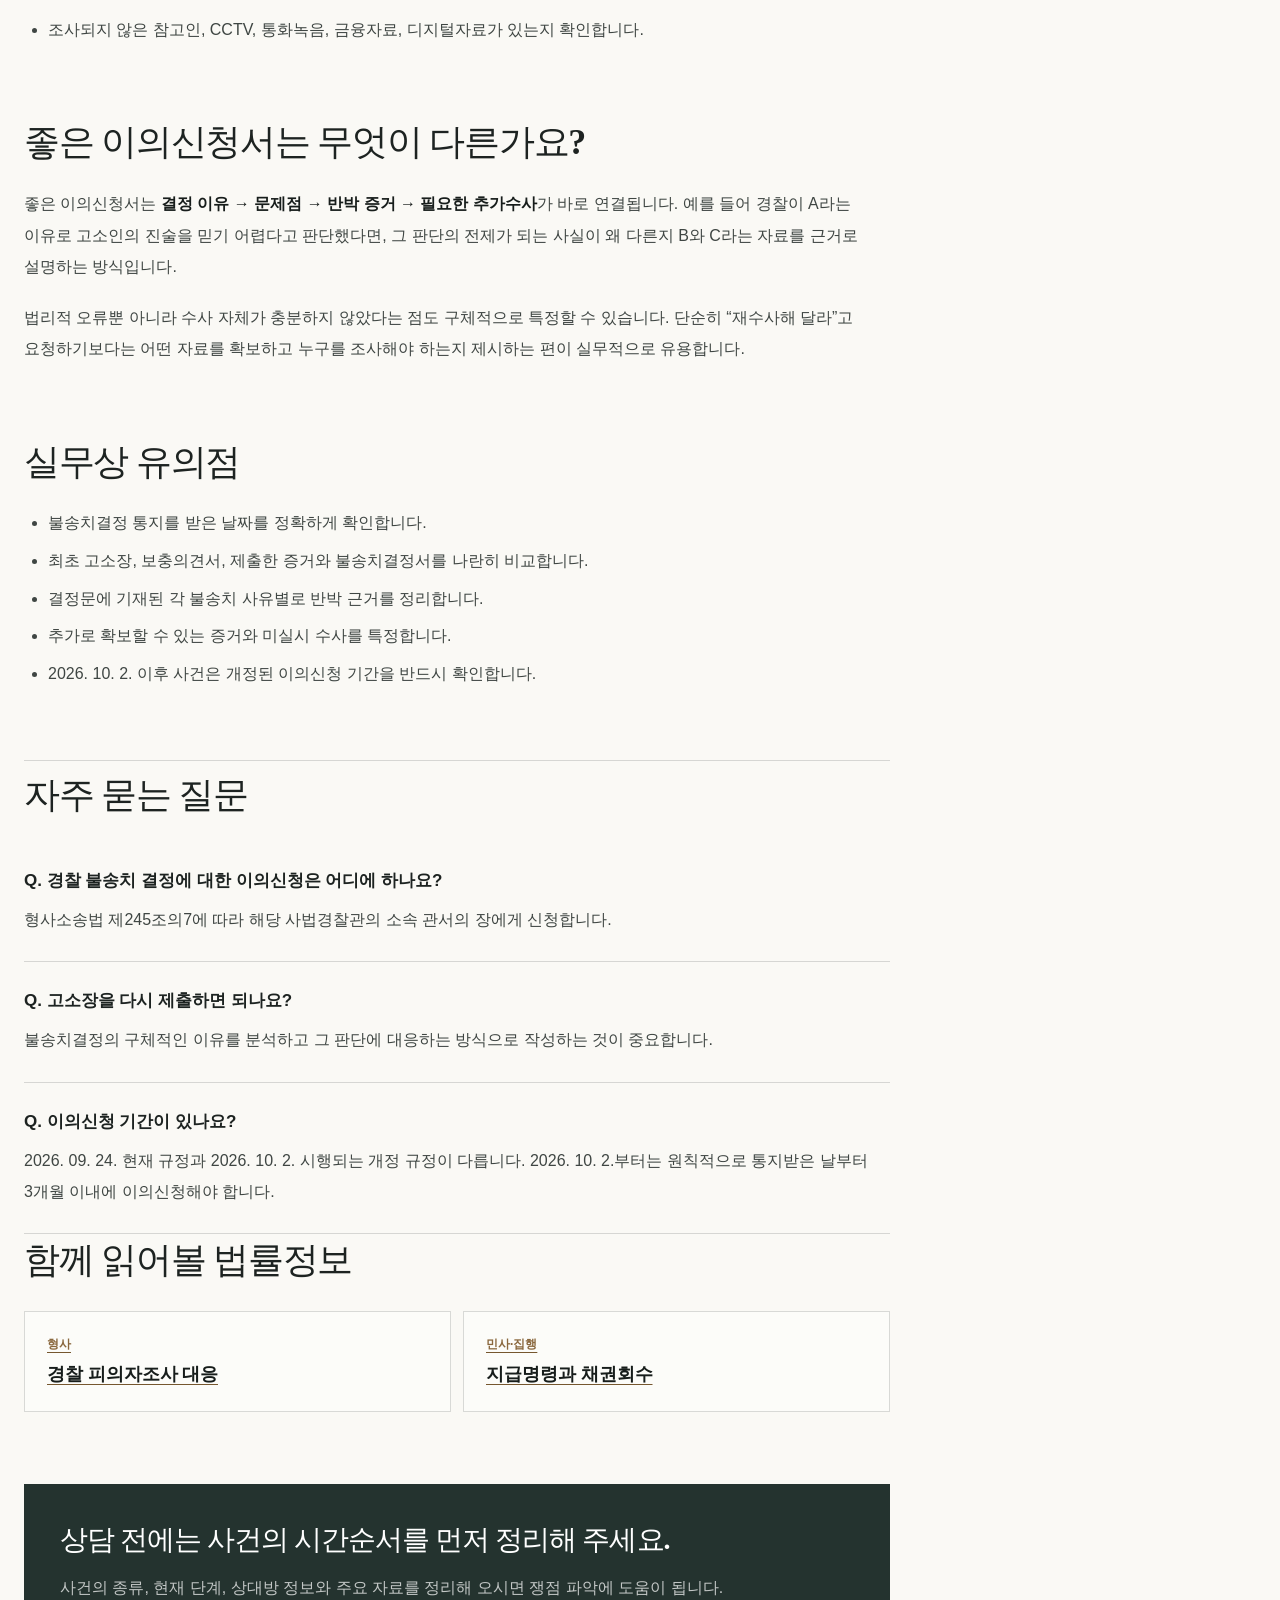
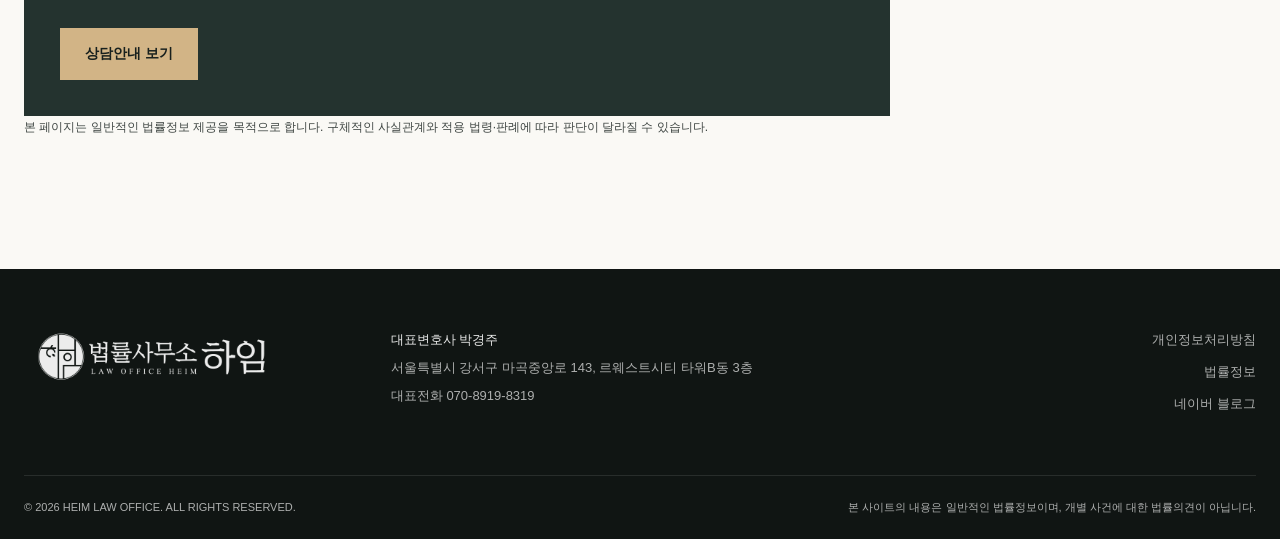
<file: criminal/non-referral-objection.html>
<!doctype html>
<html lang="ko">
<head>
  <meta charset="utf-8" />
  <meta name="viewport" content="width=device-width, initial-scale=1" />
  <meta name="theme-color" content="#18201e" />
  <title>경찰 불송치 결정 이의신청 | 법률사무소 하임</title>
  <meta name="description" content="경찰의 혐의없음 등 불송치결정을 받은 경우 이의신청 절차, 결정 이유 분석, 추가 증거와 2026년 개정 이의신청 기간을 설명합니다." />
  <link rel="canonical" href="https://heimlaw.kr/criminal/non-referral-objection.html" />
  <meta property="og:type" content="article" />
  <meta property="og:locale" content="ko_KR" />
  <meta property="og:site_name" content="법률사무소 하임" />
  <meta property="og:title" content="경찰 불송치 결정 이의신청 | 법률사무소 하임" />
  <meta property="og:description" content="경찰의 혐의없음 등 불송치결정을 받은 경우 이의신청 절차, 결정 이유 분석, 추가 증거와 2026년 개정 이의신청 기간을 설명합니다." />
  <meta property="og:url" content="https://heimlaw.kr/criminal/non-referral-objection.html" />
  <meta property="og:image" content="https://heimlaw.kr/assets/heimlaw-hero.webp" />
  <meta name="twitter:card" content="summary_large_image" />
  <link rel="stylesheet" href="/assets/styles.css?v=20260925-1" />
  <script type="application/ld+json">{"@context": "https://schema.org", "@type": "Article", "headline": "경찰 불송치 결정 이의신청", "description": "경찰의 혐의없음 등 불송치결정을 받은 경우 이의신청 절차, 결정 이유 분석, 추가 증거와 2026년 개정 이의신청 기간을 설명합니다.", "datePublished": "2026-09-24", "dateModified": "2026-09-24", "mainEntityOfPage": "https://heimlaw.kr/criminal/non-referral-objection.html", "author": {"@type": "Person", "name": "박경주", "jobTitle": "변호사", "url": "https://heimlaw.kr/#about"}, "publisher": {"@type": "LegalService", "name": "법률사무소 하임", "url": "https://heimlaw.kr/", "logo": {"@type": "ImageObject", "url": "https://heimlaw.kr/assets/heimlaw-logo.png"}}, "inLanguage": "ko-KR", "articleSection": "형사"}</script>
  <script type="application/ld+json">{"@context": "https://schema.org", "@type": "BreadcrumbList", "itemListElement": [{"@type": "ListItem", "position": 1, "name": "홈", "item": "https://heimlaw.kr/"}, {"@type": "ListItem", "position": 2, "name": "법률정보", "item": "https://heimlaw.kr/insights/"}, {"@type": "ListItem", "position": 3, "name": "경찰 불송치 결정 이의신청", "item": "https://heimlaw.kr/criminal/non-referral-objection.html"}]}</script>
</head>
<body class="article-body">
<a class="skip-link" href="#main">본문 바로가기</a>
<header class="site-header" data-header>
      <div class="header-inner shell">
        <a class="brand" href="/" aria-label="법률사무소 하임 홈">
          <img class="brand-logo" src="/assets/heimlaw-logo.png" alt="법률사무소 하임 · LAW OFFICE HEIM" width="1400" height="300" />
        </a>
        <button class="menu-button" type="button" aria-expanded="false" aria-controls="primary-navigation" data-menu-button>
          <span class="sr-only">메뉴 열기</span><span></span><span></span>
        </button>
        <nav id="primary-navigation" class="primary-nav" aria-label="주요 메뉴" data-menu>
          <a href="/#about">소개</a>
          <a href="/#practice">업무분야</a>
          <a href="/insights/">법률정보</a>
          <a href="/#contact">상담안내</a>
          <a class="nav-cta" href="https://blog.naver.com/gd_lawyer" target="_blank" rel="noopener noreferrer">네이버 블로그</a>
        </nav>
      </div>
    </header>
<main id="main">
  <section class="article-hero">
    <div class="shell">
      <nav class="breadcrumbs" aria-label="현재 위치"><a href="/">홈</a> · <a href="/insights/">법률정보</a> · 형사</nav>
      <p class="eyebrow">LEGAL INSIGHTS · 형사</p>
      <h1>경찰 불송치 결정 이의신청</h1>
      <p class="article-summary">불송치 이의신청은 최초 고소장을 반복하는 문서가 아니라 경찰이 어떤 이유로 혐의를 인정하지 않았는지 분석하고 그 판단에 직접 대응하는 절차입니다.</p>
      <div class="article-meta"><span>박경주 변호사</span><span>게시 2026. 09. 24.</span><span>최종 검토 2026. 09. 24.</span></div>
    </div>
  </section>
  <div class="shell article-layout">
    <article class="article-content">
      <h2 id="issue">경찰이 불송치하면 사건이 끝나는 것인가요?</h2>
<p>고소인은 경찰이 혐의없음 등의 이유로 사건을 검사에게 송치하지 않는 결정을 한 경우 불송치결정의 이유를 확인하고 이의신청 여부를 검토할 수 있습니다. 중요한 것은 단순히 “결과가 억울하다”는 주장을 반복하는 것이 아니라 경찰이 어떤 사실과 증거를 어떻게 평가했는지를 먼저 분석하는 것입니다.</p>

<h2 id="law">관련 법령: 형사소송법 제245조의7</h2>
<p>2026. 09. 24. 현재 시행 중인 <a href="https://law.go.kr/lsLinkCommonInfo.do?chrClsCd=010202&amp;lsJoLnkSeq=1020880281" target="_blank" rel="noopener noreferrer">형사소송법 제245조의7</a>은 제245조의6의 통지를 받은 사람 중 고발인을 제외한 사람이 해당 사법경찰관 소속 관서의 장에게 이의를 신청할 수 있도록 정하고 있습니다. 적법한 이의신청이 있는 경우 사법경찰관은 검사에게 사건을 송치하고 관계 서류와 증거물을 송부해야 합니다.</p>
<div class="article-warning"><strong>2026. 10. 2.부터 이의신청 기간 규정이 바뀝니다.</strong><p>2026. 10. 2. 시행되는 개정 형사소송법 제245조의7 제3항은 원칙적으로 제245조의6의 통지를 받은 날부터 <strong>3개월 이내</strong>에 이의신청을 하도록 정합니다. 정당한 사유가 있는 경우에는 법률이 정한 범위에서 기간연장이 문제될 수 있습니다. 이 페이지는 시행 전후의 혼동을 피하기 위해 개정내용을 함께 표시합니다.</p></div>

<h2 id="practice">불송치결정서는 어떻게 분석해야 하나요?</h2>
<p>이의신청서는 최초 고소장을 그대로 반복하는 문서가 아닙니다. 변호사는 불송치결정서를 기준으로 경찰이 판단의 근거로 삼은 사유를 항목별로 분리합니다.</p>
<ul><li>진술이 일관되지 않는다고 판단했다면 어떤 부분이 어떻게 달라졌는지 확인합니다.</li><li>객관적 증거가 부족하다고 판단했다면 기존 증거의 의미가 충분히 검토되었는지 살핍니다.</li><li>피고소인의 진술을 신뢰했다면 그 진술과 객관적 자료 사이의 모순을 확인합니다.</li><li>조사되지 않은 참고인, CCTV, 통화녹음, 금융자료, 디지털자료가 있는지 확인합니다.</li></ul>

<h2 id="opinion">좋은 이의신청서는 무엇이 다른가요?</h2>
<p>좋은 이의신청서는 <strong>결정 이유 → 문제점 → 반박 증거 → 필요한 추가수사</strong>가 바로 연결됩니다. 예를 들어 경찰이 A라는 이유로 고소인의 진술을 믿기 어렵다고 판단했다면, 그 판단의 전제가 되는 사실이 왜 다른지 B와 C라는 자료를 근거로 설명하는 방식입니다.</p>
<p>법리적 오류뿐 아니라 수사 자체가 충분하지 않았다는 점도 구체적으로 특정할 수 있습니다. 단순히 “재수사해 달라”고 요청하기보다는 어떤 자료를 확보하고 누구를 조사해야 하는지 제시하는 편이 실무적으로 유용합니다.</p>

<h2 id="caution">실무상 유의점</h2>
<ul><li>불송치결정 통지를 받은 날짜를 정확하게 확인합니다.</li><li>최초 고소장, 보충의견서, 제출한 증거와 불송치결정서를 나란히 비교합니다.</li><li>결정문에 기재된 각 불송치 사유별로 반박 근거를 정리합니다.</li><li>추가로 확보할 수 있는 증거와 미실시 수사를 특정합니다.</li><li>2026. 10. 2. 이후 사건은 개정된 이의신청 기간을 반드시 확인합니다.</li></ul>
      <section id="faq" class="article-faq" aria-labelledby="faq-title"><h2 id="faq-title">자주 묻는 질문</h2><div class="faq-item"><h3>Q. 경찰 불송치 결정에 대한 이의신청은 어디에 하나요?</h3><p>형사소송법 제245조의7에 따라 해당 사법경찰관의 소속 관서의 장에게 신청합니다.</p></div><div class="faq-item"><h3>Q. 고소장을 다시 제출하면 되나요?</h3><p>불송치결정의 구체적인 이유를 분석하고 그 판단에 대응하는 방식으로 작성하는 것이 중요합니다.</p></div><div class="faq-item"><h3>Q. 이의신청 기간이 있나요?</h3><p>2026. 09. 24. 현재 규정과 2026. 10. 2. 시행되는 개정 규정이 다릅니다. 2026. 10. 2.부터는 원칙적으로 통지받은 날부터 3개월 이내에 이의신청해야 합니다.</p></div></section>
      <section aria-labelledby="related-title"><h2 id="related-title">함께 읽어볼 법률정보</h2><div class="related-grid"><a class="related-card" href="/criminal/police-investigation.html"><span>형사</span><strong>경찰 피의자조사 대응</strong></a><a class="related-card" href="/civil/payment-order.html"><span>민사·집행</span><strong>지급명령과 채권회수</strong></a></div></section>
      <div class="article-cta"><h2>상담 전에는 사건의 시간순서를 먼저 정리해 주세요.</h2><p>사건의 종류, 현재 단계, 상대방 정보와 주요 자료를 정리해 오시면 쟁점 파악에 도움이 됩니다.</p><a class="button button-bronze" href="/#contact">상담안내 보기</a></div>
      <p class="article-updated">본 페이지는 일반적인 법률정보 제공을 목적으로 합니다. 구체적인 사실관계와 적용 법령·판례에 따라 판단이 달라질 수 있습니다.</p>
    </article>
    <aside class="article-sidebar" aria-label="문서 안내"><div class="sidebar-block"><span class="sidebar-label"><span class="sidebar-label-en">CONTENTS</span><span class="sidebar-label-ko">페이지 목차</span></span>
          <a href="#issue">쟁점의 정리</a><a href="#law">관련 법령</a><a href="#practice">실무 절차</a><a href="#opinion">검토 포인트</a><a href="#caution">실무상 유의점</a><a href="#faq">자주 묻는 질문</a></div><div class="sidebar-block"><span class="sidebar-label"><span class="sidebar-label-en">HEIM LAW OFFICE</span><span class="sidebar-label-ko">관련 메뉴</span></span><a href="/">법률사무소 하임 홈</a><a href="/insights/">법률정보 전체보기</a><a href="/#contact">상담안내</a></div></aside>
  </div>
</main>
<footer class="site-footer">
      <div class="shell footer-top">
        <a class="brand footer-brand" href="/" aria-label="법률사무소 하임 홈">
          <img class="brand-logo" src="/assets/heimlaw-logo.png" alt="법률사무소 하임 · LAW OFFICE HEIM" width="1400" height="300" loading="lazy" />
        </a>
        <div class="footer-info">
          <p>대표변호사 박경주</p>
          <p>서울특별시 강서구 마곡중앙로 143, 르웨스트시티 타워B동 3층</p>
          <p class="footer-phone" data-contact="phone-row-footer" hidden>대표전화 <a data-contact="phone-link-footer" href="#"></a></p>
        </div>
        <nav class="footer-links" aria-label="하단 메뉴">
          <a href="/privacy.html">개인정보처리방침</a>
          <a href="/insights/">법률정보</a>
          <a href="https://blog.naver.com/gd_lawyer" target="_blank" rel="noopener noreferrer">네이버 블로그</a>
        </nav>
      </div>
      <div class="shell footer-bottom">
        <p>© <span data-year></span> HEIM LAW OFFICE. ALL RIGHTS RESERVED.</p>
        <p>본 사이트의 내용은 일반적인 법률정보이며, 개별 사건에 대한 법률의견이 아닙니다.</p>
      </div>
    </footer>
<script src="/assets/site-config.js"></script><script src="/assets/script.js"></script>
</body></html>
</file>
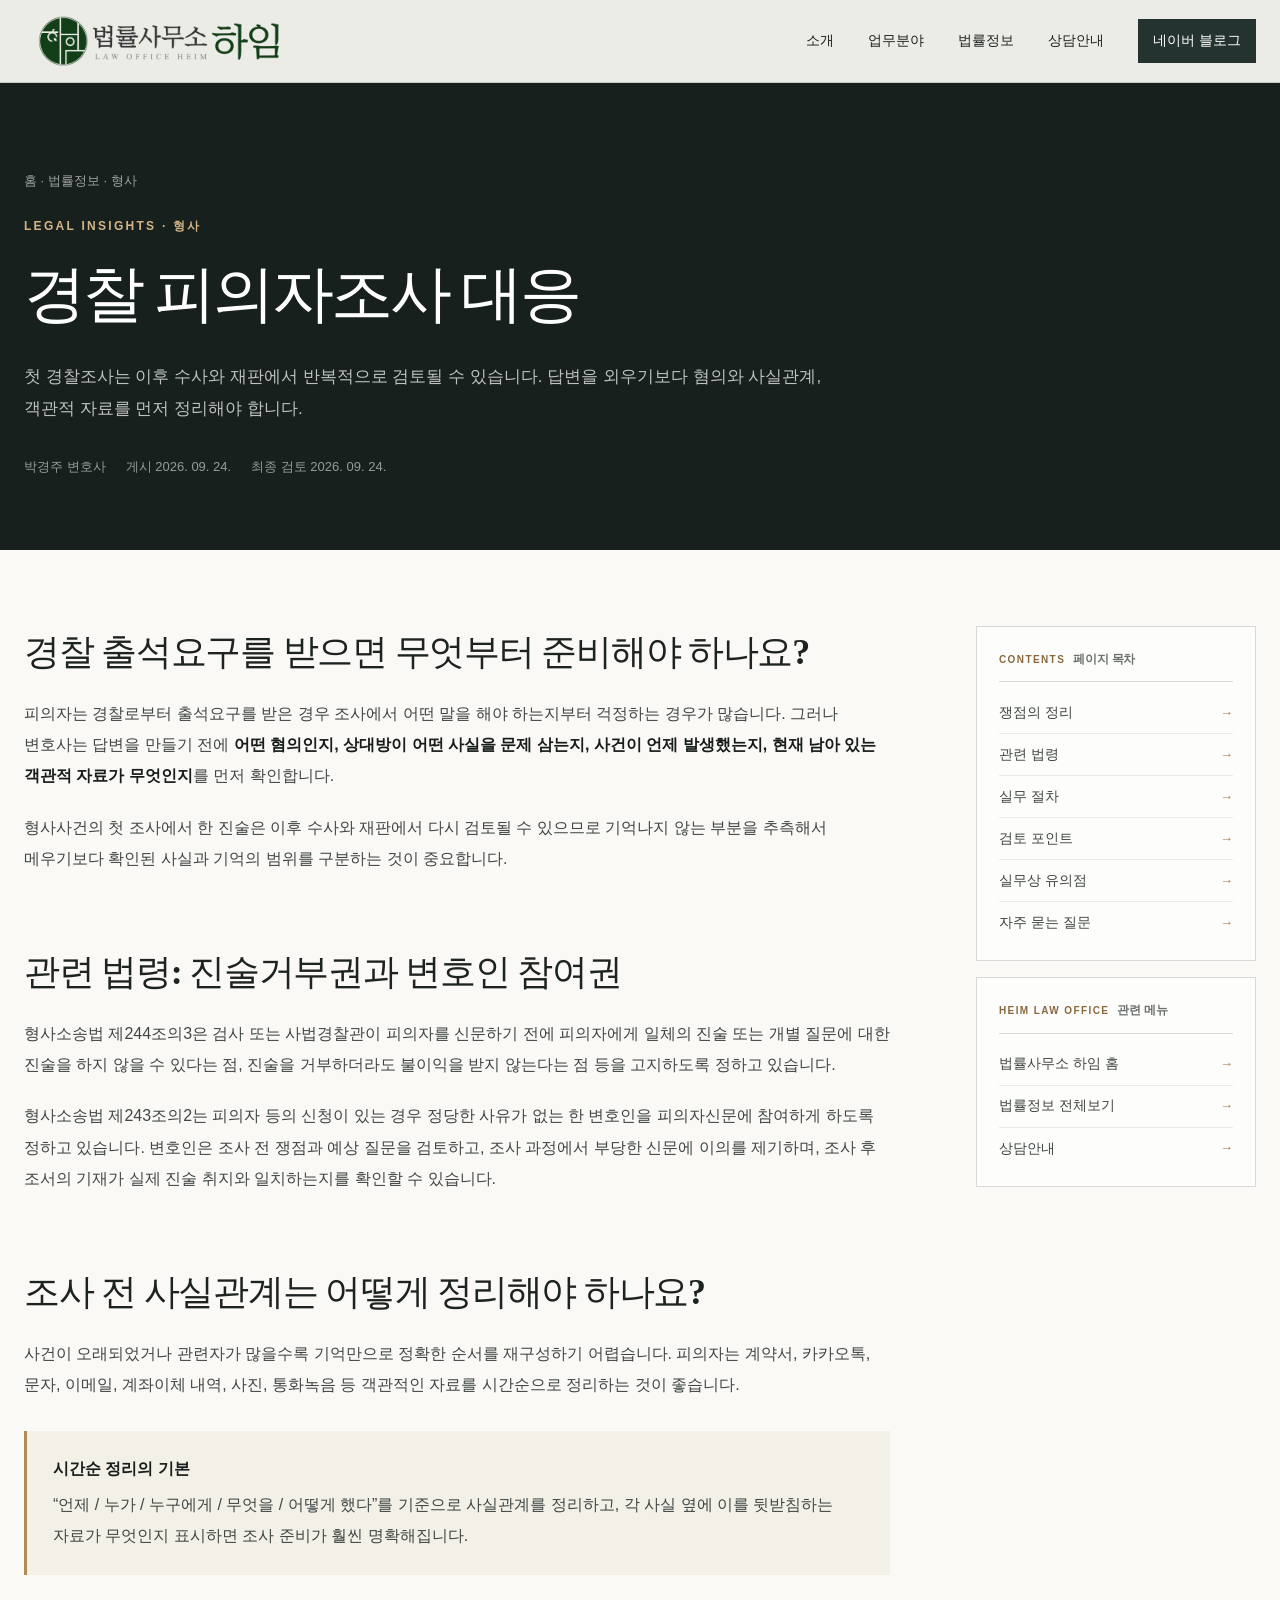
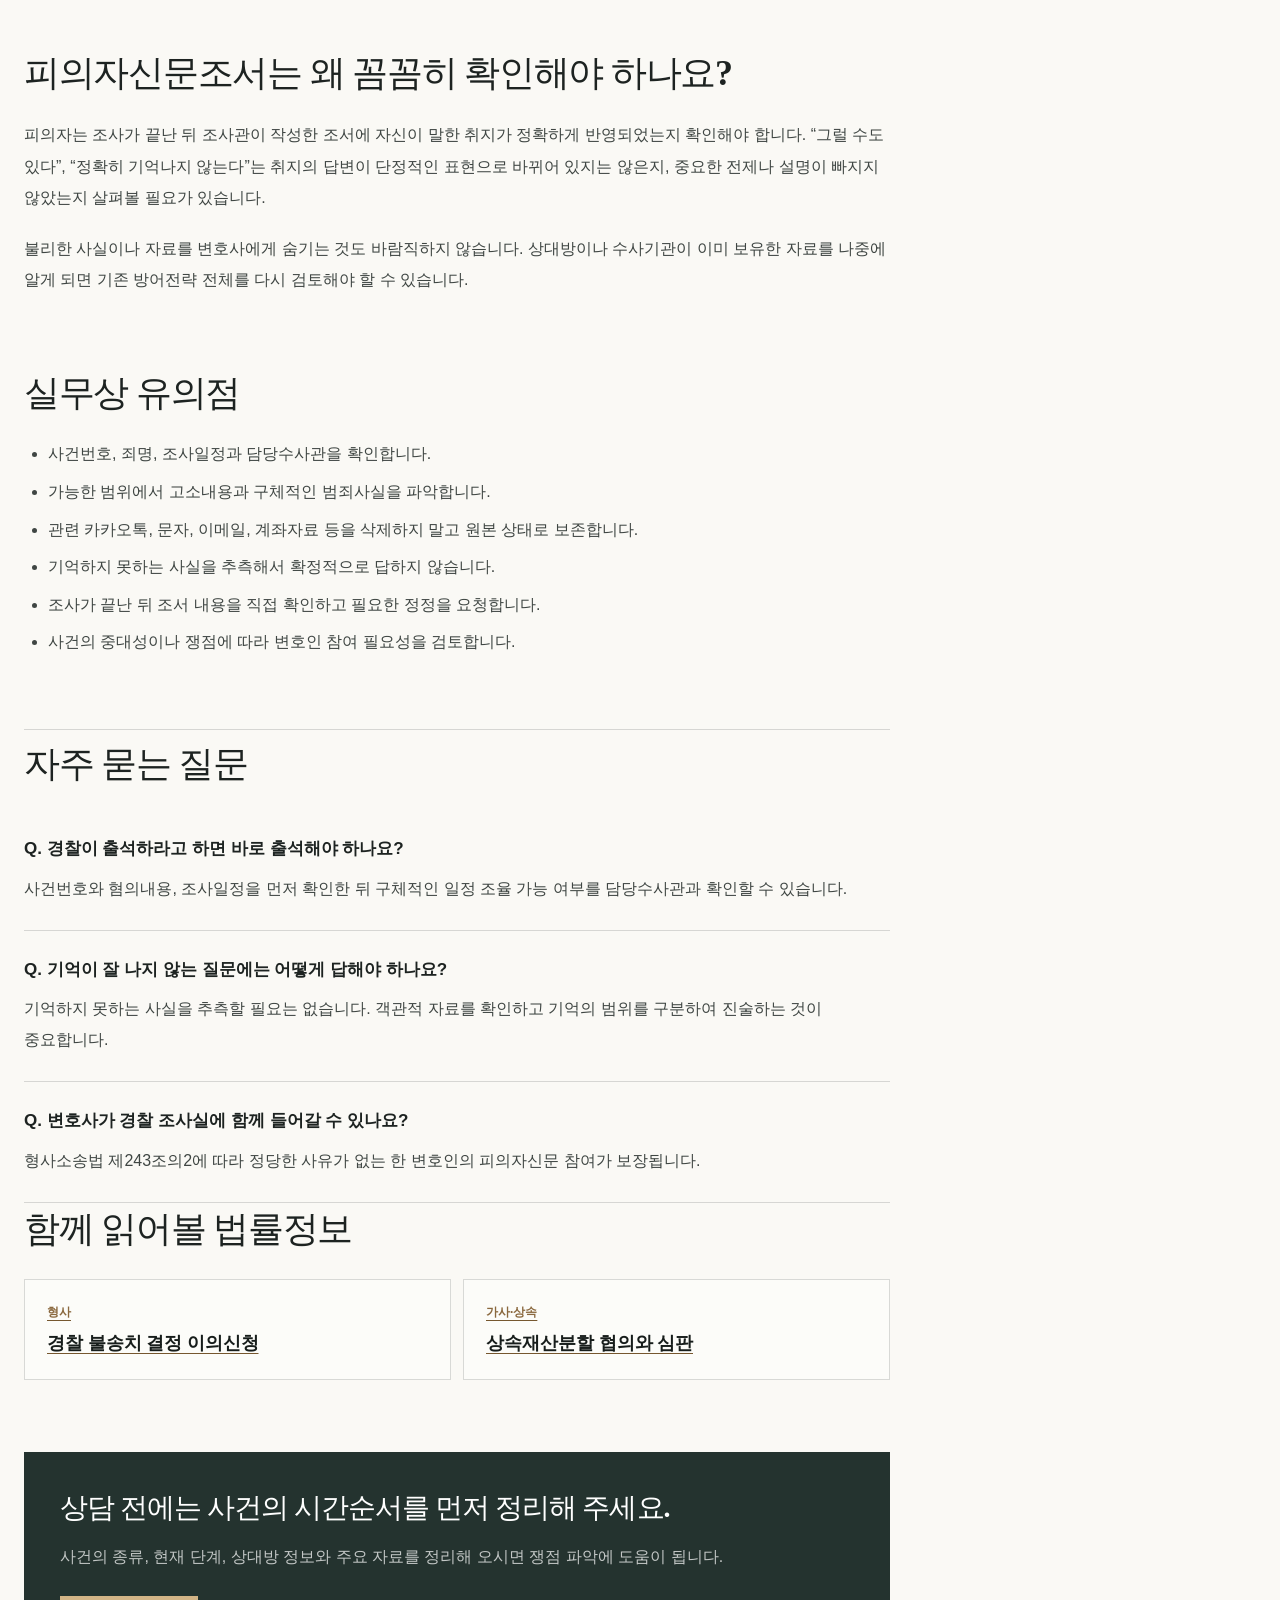
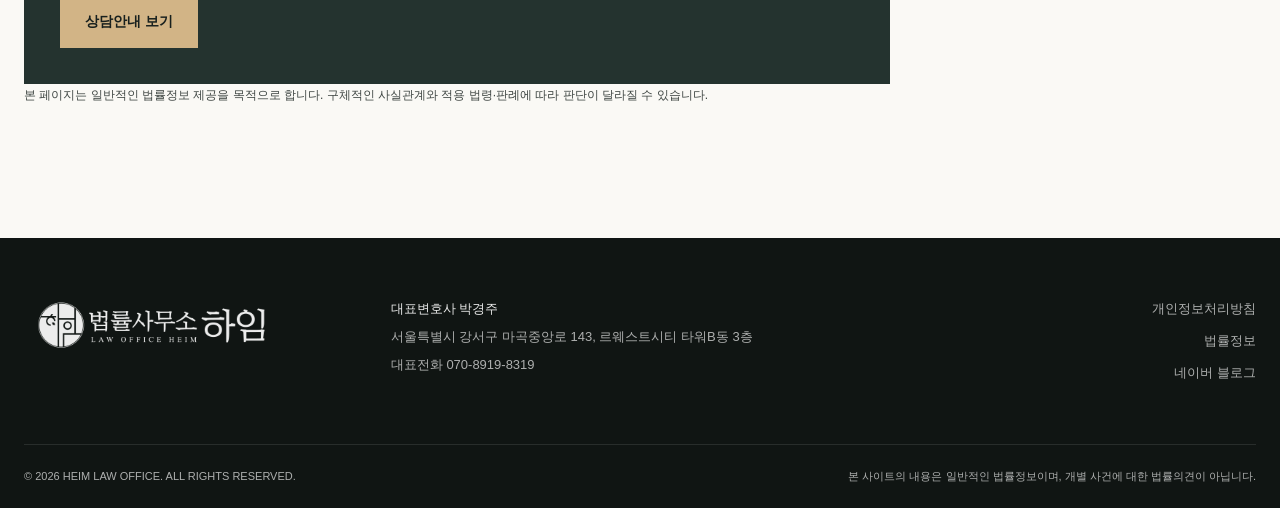
<file: criminal/police-investigation.html>
<!doctype html>
<html lang="ko">
<head>
  <meta charset="utf-8" />
  <meta name="viewport" content="width=device-width, initial-scale=1" />
  <meta name="theme-color" content="#18201e" />
  <title>경찰 피의자조사 대응 | 법률사무소 하임</title>
  <meta name="description" content="경찰로부터 피의자 출석요구를 받은 경우 조사 전 확인해야 할 혐의, 진술 준비, 증거보존, 변호인 참여와 피의자신문조서 확인사항을 설명합니다." />
  <link rel="canonical" href="https://heimlaw.kr/criminal/police-investigation.html" />
  <meta property="og:type" content="article" />
  <meta property="og:locale" content="ko_KR" />
  <meta property="og:site_name" content="법률사무소 하임" />
  <meta property="og:title" content="경찰 피의자조사 대응 | 법률사무소 하임" />
  <meta property="og:description" content="경찰로부터 피의자 출석요구를 받은 경우 조사 전 확인해야 할 혐의, 진술 준비, 증거보존, 변호인 참여와 피의자신문조서 확인사항을 설명합니다." />
  <meta property="og:url" content="https://heimlaw.kr/criminal/police-investigation.html" />
  <meta property="og:image" content="https://heimlaw.kr/assets/heimlaw-hero.webp" />
  <meta name="twitter:card" content="summary_large_image" />
  <link rel="stylesheet" href="/assets/styles.css?v=20260925-1" />
  <script type="application/ld+json">{"@context": "https://schema.org", "@type": "Article", "headline": "경찰 피의자조사 대응", "description": "경찰로부터 피의자 출석요구를 받은 경우 조사 전 확인해야 할 혐의, 진술 준비, 증거보존, 변호인 참여와 피의자신문조서 확인사항을 설명합니다.", "datePublished": "2026-09-24", "dateModified": "2026-09-24", "mainEntityOfPage": "https://heimlaw.kr/criminal/police-investigation.html", "author": {"@type": "Person", "name": "박경주", "jobTitle": "변호사", "url": "https://heimlaw.kr/#about"}, "publisher": {"@type": "LegalService", "name": "법률사무소 하임", "url": "https://heimlaw.kr/", "logo": {"@type": "ImageObject", "url": "https://heimlaw.kr/assets/heimlaw-logo.png"}}, "inLanguage": "ko-KR", "articleSection": "형사"}</script>
  <script type="application/ld+json">{"@context": "https://schema.org", "@type": "BreadcrumbList", "itemListElement": [{"@type": "ListItem", "position": 1, "name": "홈", "item": "https://heimlaw.kr/"}, {"@type": "ListItem", "position": 2, "name": "법률정보", "item": "https://heimlaw.kr/insights/"}, {"@type": "ListItem", "position": 3, "name": "경찰 피의자조사 대응", "item": "https://heimlaw.kr/criminal/police-investigation.html"}]}</script>
</head>
<body class="article-body">
<a class="skip-link" href="#main">본문 바로가기</a>
<header class="site-header" data-header>
      <div class="header-inner shell">
        <a class="brand" href="/" aria-label="법률사무소 하임 홈">
          <img class="brand-logo" src="/assets/heimlaw-logo.png" alt="법률사무소 하임 · LAW OFFICE HEIM" width="1400" height="300" />
        </a>
        <button class="menu-button" type="button" aria-expanded="false" aria-controls="primary-navigation" data-menu-button>
          <span class="sr-only">메뉴 열기</span><span></span><span></span>
        </button>
        <nav id="primary-navigation" class="primary-nav" aria-label="주요 메뉴" data-menu>
          <a href="/#about">소개</a>
          <a href="/#practice">업무분야</a>
          <a href="/insights/">법률정보</a>
          <a href="/#contact">상담안내</a>
          <a class="nav-cta" href="https://blog.naver.com/gd_lawyer" target="_blank" rel="noopener noreferrer">네이버 블로그</a>
        </nav>
      </div>
    </header>
<main id="main">
  <section class="article-hero">
    <div class="shell">
      <nav class="breadcrumbs" aria-label="현재 위치"><a href="/">홈</a> · <a href="/insights/">법률정보</a> · 형사</nav>
      <p class="eyebrow">LEGAL INSIGHTS · 형사</p>
      <h1>경찰 피의자조사 대응</h1>
      <p class="article-summary">첫 경찰조사는 이후 수사와 재판에서 반복적으로 검토될 수 있습니다. 답변을 외우기보다 혐의와 사실관계, 객관적 자료를 먼저 정리해야 합니다.</p>
      <div class="article-meta"><span>박경주 변호사</span><span>게시 2026. 09. 24.</span><span>최종 검토 2026. 09. 24.</span></div>
    </div>
  </section>
  <div class="shell article-layout">
    <article class="article-content">
      <h2 id="issue">경찰 출석요구를 받으면 무엇부터 준비해야 하나요?</h2>
<p>피의자는 경찰로부터 출석요구를 받은 경우 조사에서 어떤 말을 해야 하는지부터 걱정하는 경우가 많습니다. 그러나 변호사는 답변을 만들기 전에 <strong>어떤 혐의인지, 상대방이 어떤 사실을 문제 삼는지, 사건이 언제 발생했는지, 현재 남아 있는 객관적 자료가 무엇인지</strong>를 먼저 확인합니다.</p>
<p>형사사건의 첫 조사에서 한 진술은 이후 수사와 재판에서 다시 검토될 수 있으므로 기억나지 않는 부분을 추측해서 메우기보다 확인된 사실과 기억의 범위를 구분하는 것이 중요합니다.</p>

<h2 id="law">관련 법령: 진술거부권과 변호인 참여권</h2>
<p>형사소송법 제244조의3은 검사 또는 사법경찰관이 피의자를 신문하기 전에 피의자에게 일체의 진술 또는 개별 질문에 대한 진술을 하지 않을 수 있다는 점, 진술을 거부하더라도 불이익을 받지 않는다는 점 등을 고지하도록 정하고 있습니다.</p>
<p>형사소송법 제243조의2는 피의자 등의 신청이 있는 경우 정당한 사유가 없는 한 변호인을 피의자신문에 참여하게 하도록 정하고 있습니다. 변호인은 조사 전 쟁점과 예상 질문을 검토하고, 조사 과정에서 부당한 신문에 이의를 제기하며, 조사 후 조서의 기재가 실제 진술 취지와 일치하는지를 확인할 수 있습니다.</p>

<h2 id="practice">조사 전 사실관계는 어떻게 정리해야 하나요?</h2>
<p>사건이 오래되었거나 관련자가 많을수록 기억만으로 정확한 순서를 재구성하기 어렵습니다. 피의자는 계약서, 카카오톡, 문자, 이메일, 계좌이체 내역, 사진, 통화녹음 등 객관적인 자료를 시간순으로 정리하는 것이 좋습니다.</p>
<div class="article-note"><strong>시간순 정리의 기본</strong><p>“언제 / 누가 / 누구에게 / 무엇을 / 어떻게 했다”를 기준으로 사실관계를 정리하고, 각 사실 옆에 이를 뒷받침하는 자료가 무엇인지 표시하면 조사 준비가 훨씬 명확해집니다.</p></div>

<h2 id="opinion">피의자신문조서는 왜 꼼꼼히 확인해야 하나요?</h2>
<p>피의자는 조사가 끝난 뒤 조사관이 작성한 조서에 자신이 말한 취지가 정확하게 반영되었는지 확인해야 합니다. “그럴 수도 있다”, “정확히 기억나지 않는다”는 취지의 답변이 단정적인 표현으로 바뀌어 있지는 않은지, 중요한 전제나 설명이 빠지지 않았는지 살펴볼 필요가 있습니다.</p>
<p>불리한 사실이나 자료를 변호사에게 숨기는 것도 바람직하지 않습니다. 상대방이나 수사기관이 이미 보유한 자료를 나중에 알게 되면 기존 방어전략 전체를 다시 검토해야 할 수 있습니다.</p>

<h2 id="caution">실무상 유의점</h2>
<ul><li>사건번호, 죄명, 조사일정과 담당수사관을 확인합니다.</li><li>가능한 범위에서 고소내용과 구체적인 범죄사실을 파악합니다.</li><li>관련 카카오톡, 문자, 이메일, 계좌자료 등을 삭제하지 말고 원본 상태로 보존합니다.</li><li>기억하지 못하는 사실을 추측해서 확정적으로 답하지 않습니다.</li><li>조사가 끝난 뒤 조서 내용을 직접 확인하고 필요한 정정을 요청합니다.</li><li>사건의 중대성이나 쟁점에 따라 변호인 참여 필요성을 검토합니다.</li></ul>
      <section id="faq" class="article-faq" aria-labelledby="faq-title"><h2 id="faq-title">자주 묻는 질문</h2><div class="faq-item"><h3>Q. 경찰이 출석하라고 하면 바로 출석해야 하나요?</h3><p>사건번호와 혐의내용, 조사일정을 먼저 확인한 뒤 구체적인 일정 조율 가능 여부를 담당수사관과 확인할 수 있습니다.</p></div><div class="faq-item"><h3>Q. 기억이 잘 나지 않는 질문에는 어떻게 답해야 하나요?</h3><p>기억하지 못하는 사실을 추측할 필요는 없습니다. 객관적 자료를 확인하고 기억의 범위를 구분하여 진술하는 것이 중요합니다.</p></div><div class="faq-item"><h3>Q. 변호사가 경찰 조사실에 함께 들어갈 수 있나요?</h3><p>형사소송법 제243조의2에 따라 정당한 사유가 없는 한 변호인의 피의자신문 참여가 보장됩니다.</p></div></section>
      <section aria-labelledby="related-title"><h2 id="related-title">함께 읽어볼 법률정보</h2><div class="related-grid"><a class="related-card" href="/criminal/non-referral-objection.html"><span>형사</span><strong>경찰 불송치 결정 이의신청</strong></a><a class="related-card" href="/inheritance/division.html"><span>가사·상속</span><strong>상속재산분할 협의와 심판</strong></a></div></section>
      <div class="article-cta"><h2>상담 전에는 사건의 시간순서를 먼저 정리해 주세요.</h2><p>사건의 종류, 현재 단계, 상대방 정보와 주요 자료를 정리해 오시면 쟁점 파악에 도움이 됩니다.</p><a class="button button-bronze" href="/#contact">상담안내 보기</a></div>
      <p class="article-updated">본 페이지는 일반적인 법률정보 제공을 목적으로 합니다. 구체적인 사실관계와 적용 법령·판례에 따라 판단이 달라질 수 있습니다.</p>
    </article>
    <aside class="article-sidebar" aria-label="문서 안내"><div class="sidebar-block"><span class="sidebar-label"><span class="sidebar-label-en">CONTENTS</span><span class="sidebar-label-ko">페이지 목차</span></span>
          <a href="#issue">쟁점의 정리</a><a href="#law">관련 법령</a><a href="#practice">실무 절차</a><a href="#opinion">검토 포인트</a><a href="#caution">실무상 유의점</a><a href="#faq">자주 묻는 질문</a></div><div class="sidebar-block"><span class="sidebar-label"><span class="sidebar-label-en">HEIM LAW OFFICE</span><span class="sidebar-label-ko">관련 메뉴</span></span><a href="/">법률사무소 하임 홈</a><a href="/insights/">법률정보 전체보기</a><a href="/#contact">상담안내</a></div></aside>
  </div>
</main>
<footer class="site-footer">
      <div class="shell footer-top">
        <a class="brand footer-brand" href="/" aria-label="법률사무소 하임 홈">
          <img class="brand-logo" src="/assets/heimlaw-logo.png" alt="법률사무소 하임 · LAW OFFICE HEIM" width="1400" height="300" loading="lazy" />
        </a>
        <div class="footer-info">
          <p>대표변호사 박경주</p>
          <p>서울특별시 강서구 마곡중앙로 143, 르웨스트시티 타워B동 3층</p>
          <p class="footer-phone" data-contact="phone-row-footer" hidden>대표전화 <a data-contact="phone-link-footer" href="#"></a></p>
        </div>
        <nav class="footer-links" aria-label="하단 메뉴">
          <a href="/privacy.html">개인정보처리방침</a>
          <a href="/insights/">법률정보</a>
          <a href="https://blog.naver.com/gd_lawyer" target="_blank" rel="noopener noreferrer">네이버 블로그</a>
        </nav>
      </div>
      <div class="shell footer-bottom">
        <p>© <span data-year></span> HEIM LAW OFFICE. ALL RIGHTS RESERVED.</p>
        <p>본 사이트의 내용은 일반적인 법률정보이며, 개별 사건에 대한 법률의견이 아닙니다.</p>
      </div>
    </footer>
<script src="/assets/site-config.js"></script><script src="/assets/script.js"></script>
</body></html>
</file>
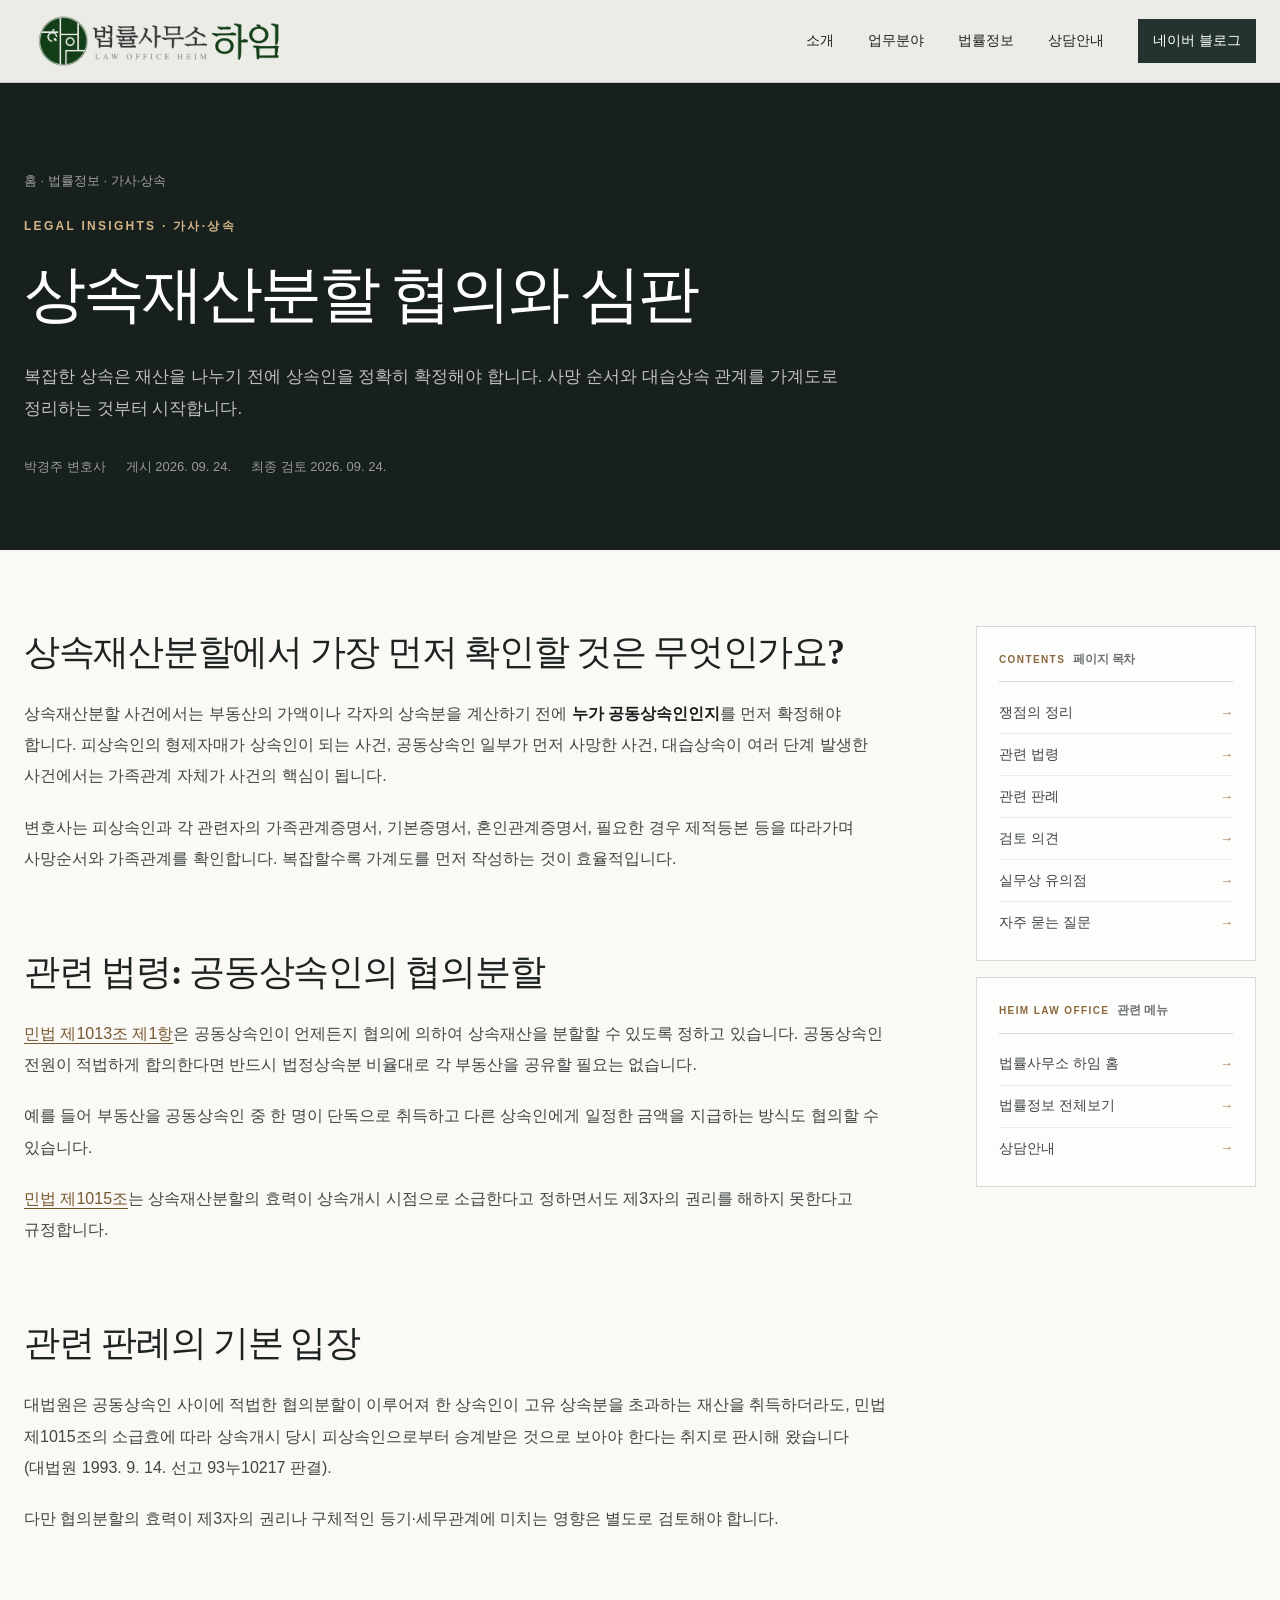
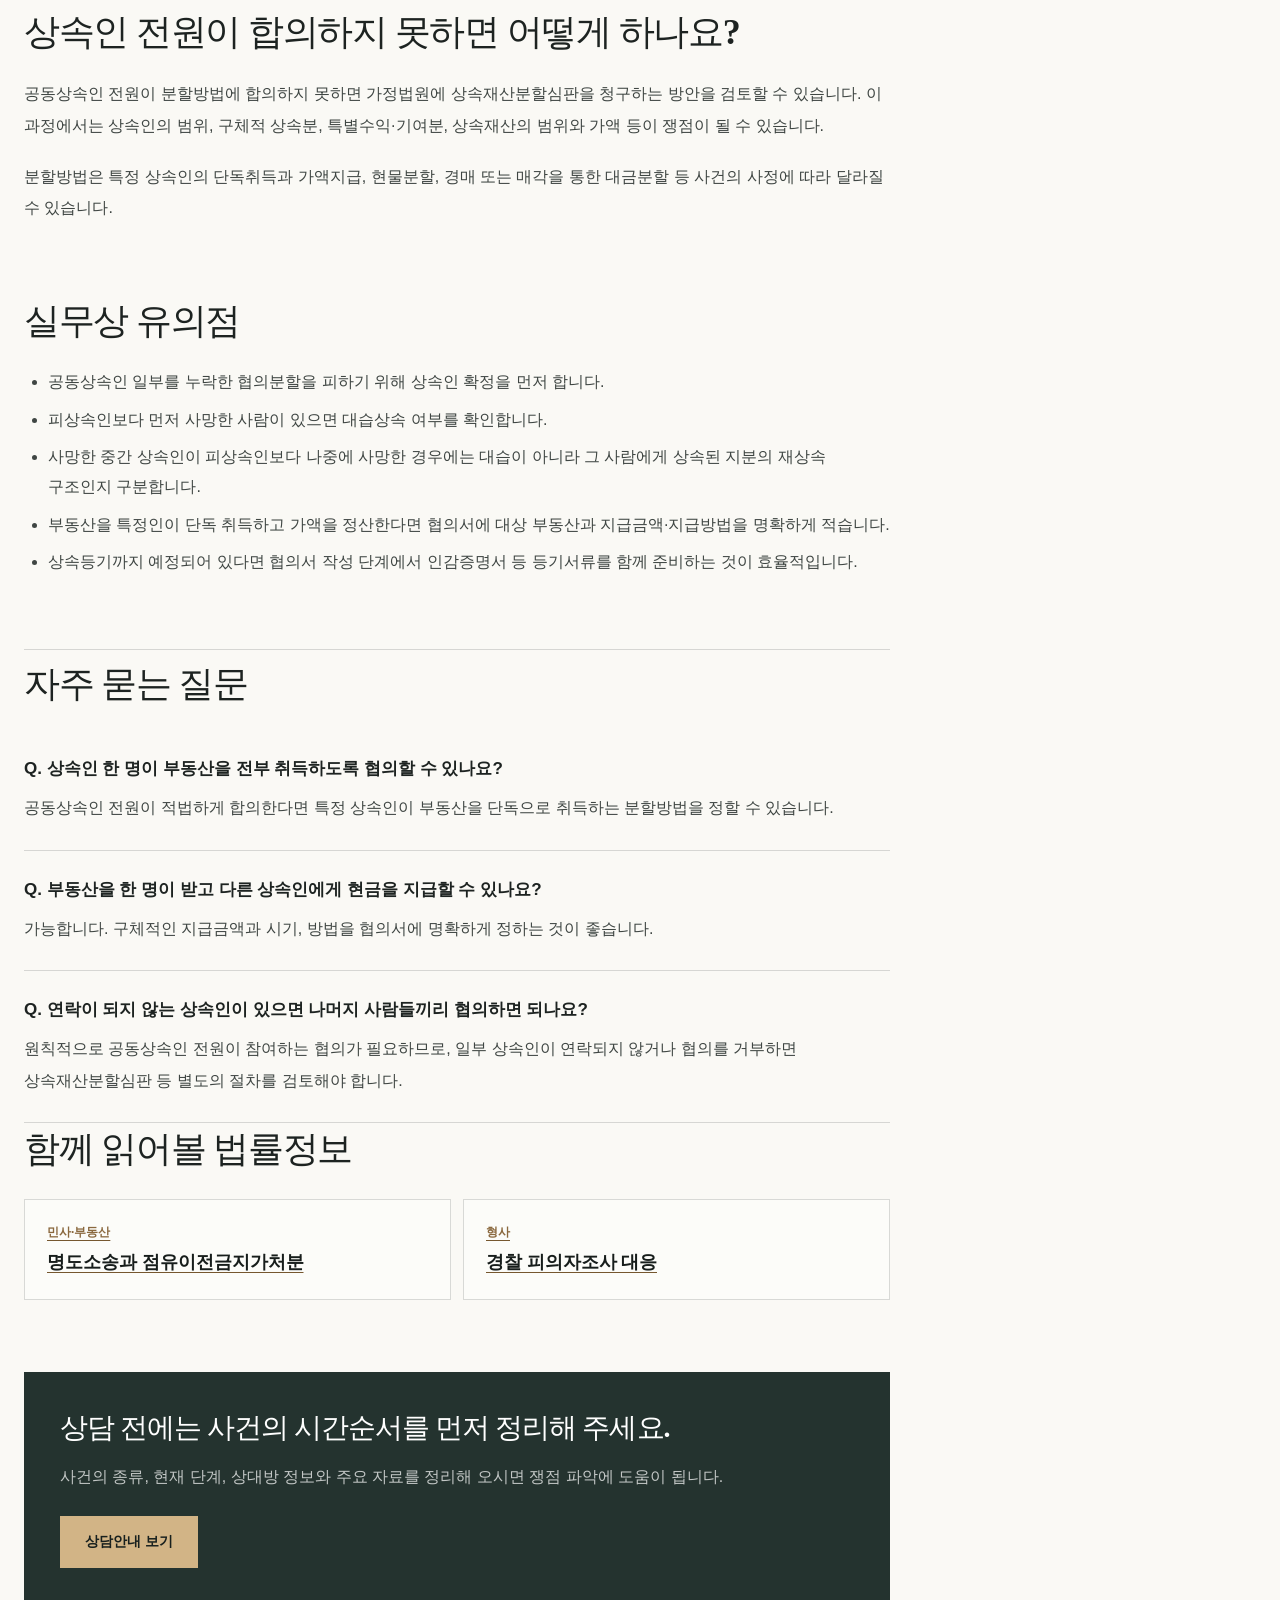
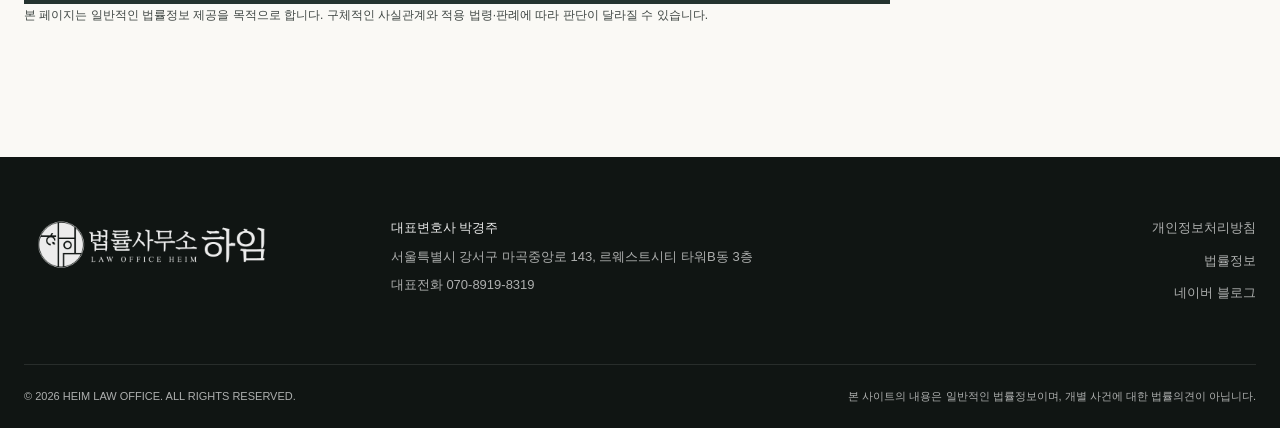
<file: inheritance/division.html>
<!doctype html>
<html lang="ko">
<head>
  <meta charset="utf-8" />
  <meta name="viewport" content="width=device-width, initial-scale=1" />
  <meta name="theme-color" content="#18201e" />
  <title>상속재산분할 협의와 심판 | 법률사무소 하임</title>
  <meta name="description" content="상속재산분할협의의 요건, 대습상속인이 있는 경우의 상속인 확인, 부동산 단독상속과 가액정산, 협의가 되지 않는 경우 상속재산분할심판 절차를 설명합니다." />
  <link rel="canonical" href="https://heimlaw.kr/inheritance/division.html" />
  <meta property="og:type" content="article" />
  <meta property="og:locale" content="ko_KR" />
  <meta property="og:site_name" content="법률사무소 하임" />
  <meta property="og:title" content="상속재산분할 협의와 심판 | 법률사무소 하임" />
  <meta property="og:description" content="상속재산분할협의의 요건, 대습상속인이 있는 경우의 상속인 확인, 부동산 단독상속과 가액정산, 협의가 되지 않는 경우 상속재산분할심판 절차를 설명합니다." />
  <meta property="og:url" content="https://heimlaw.kr/inheritance/division.html" />
  <meta property="og:image" content="https://heimlaw.kr/assets/heimlaw-hero.webp" />
  <meta name="twitter:card" content="summary_large_image" />
  <link rel="stylesheet" href="/assets/styles.css?v=20260925-1" />
  <script type="application/ld+json">{"@context": "https://schema.org", "@type": "Article", "headline": "상속재산분할 협의와 심판", "description": "상속재산분할협의의 요건, 대습상속인이 있는 경우의 상속인 확인, 부동산 단독상속과 가액정산, 협의가 되지 않는 경우 상속재산분할심판 절차를 설명합니다.", "datePublished": "2026-09-24", "dateModified": "2026-09-24", "mainEntityOfPage": "https://heimlaw.kr/inheritance/division.html", "author": {"@type": "Person", "name": "박경주", "jobTitle": "변호사", "url": "https://heimlaw.kr/#about"}, "publisher": {"@type": "LegalService", "name": "법률사무소 하임", "url": "https://heimlaw.kr/", "logo": {"@type": "ImageObject", "url": "https://heimlaw.kr/assets/heimlaw-logo.png"}}, "inLanguage": "ko-KR", "articleSection": "가사·상속"}</script>
  <script type="application/ld+json">{"@context": "https://schema.org", "@type": "BreadcrumbList", "itemListElement": [{"@type": "ListItem", "position": 1, "name": "홈", "item": "https://heimlaw.kr/"}, {"@type": "ListItem", "position": 2, "name": "법률정보", "item": "https://heimlaw.kr/insights/"}, {"@type": "ListItem", "position": 3, "name": "상속재산분할 협의와 심판", "item": "https://heimlaw.kr/inheritance/division.html"}]}</script>
</head>
<body class="article-body">
<a class="skip-link" href="#main">본문 바로가기</a>
<header class="site-header" data-header>
      <div class="header-inner shell">
        <a class="brand" href="/" aria-label="법률사무소 하임 홈">
          <img class="brand-logo" src="/assets/heimlaw-logo.png" alt="법률사무소 하임 · LAW OFFICE HEIM" width="1400" height="300" />
        </a>
        <button class="menu-button" type="button" aria-expanded="false" aria-controls="primary-navigation" data-menu-button>
          <span class="sr-only">메뉴 열기</span><span></span><span></span>
        </button>
        <nav id="primary-navigation" class="primary-nav" aria-label="주요 메뉴" data-menu>
          <a href="/#about">소개</a>
          <a href="/#practice">업무분야</a>
          <a href="/insights/">법률정보</a>
          <a href="/#contact">상담안내</a>
          <a class="nav-cta" href="https://blog.naver.com/gd_lawyer" target="_blank" rel="noopener noreferrer">네이버 블로그</a>
        </nav>
      </div>
    </header>
<main id="main">
  <section class="article-hero">
    <div class="shell">
      <nav class="breadcrumbs" aria-label="현재 위치"><a href="/">홈</a> · <a href="/insights/">법률정보</a> · 가사·상속</nav>
      <p class="eyebrow">LEGAL INSIGHTS · 가사·상속</p>
      <h1>상속재산분할 협의와 심판</h1>
      <p class="article-summary">복잡한 상속은 재산을 나누기 전에 상속인을 정확히 확정해야 합니다. 사망 순서와 대습상속 관계를 가계도로 정리하는 것부터 시작합니다.</p>
      <div class="article-meta"><span>박경주 변호사</span><span>게시 2026. 09. 24.</span><span>최종 검토 2026. 09. 24.</span></div>
    </div>
  </section>
  <div class="shell article-layout">
    <article class="article-content">
      <h2 id="issue">상속재산분할에서 가장 먼저 확인할 것은 무엇인가요?</h2>
<p>상속재산분할 사건에서는 부동산의 가액이나 각자의 상속분을 계산하기 전에 <strong>누가 공동상속인인지</strong>를 먼저 확정해야 합니다. 피상속인의 형제자매가 상속인이 되는 사건, 공동상속인 일부가 먼저 사망한 사건, 대습상속이 여러 단계 발생한 사건에서는 가족관계 자체가 사건의 핵심이 됩니다.</p>
<p>변호사는 피상속인과 각 관련자의 가족관계증명서, 기본증명서, 혼인관계증명서, 필요한 경우 제적등본 등을 따라가며 사망순서와 가족관계를 확인합니다. 복잡할수록 가계도를 먼저 작성하는 것이 효율적입니다.</p>

<h2 id="law">관련 법령: 공동상속인의 협의분할</h2>
<p><a href="https://law.go.kr/lsLinkCommonInfo.do?chrClsCd=010202&amp;lsJoLnkSeq=1026990673" target="_blank" rel="noopener noreferrer">민법 제1013조 제1항</a>은 공동상속인이 언제든지 협의에 의하여 상속재산을 분할할 수 있도록 정하고 있습니다. 공동상속인 전원이 적법하게 합의한다면 반드시 법정상속분 비율대로 각 부동산을 공유할 필요는 없습니다.</p>
<p>예를 들어 부동산을 공동상속인 중 한 명이 단독으로 취득하고 다른 상속인에게 일정한 금액을 지급하는 방식도 협의할 수 있습니다.</p>
<p><a href="https://www.law.go.kr/LSW/lsInfoP.do?docType=JO&amp;joNo=010300&amp;lsiSeq=60398" target="_blank" rel="noopener noreferrer">민법 제1015조</a>는 상속재산분할의 효력이 상속개시 시점으로 소급한다고 정하면서도 제3자의 권리를 해하지 못한다고 규정합니다.</p>

<h2 id="precedent">관련 판례의 기본 입장</h2>
<p>대법원은 공동상속인 사이에 적법한 협의분할이 이루어져 한 상속인이 고유 상속분을 초과하는 재산을 취득하더라도, 민법 제1015조의 소급효에 따라 상속개시 당시 피상속인으로부터 승계받은 것으로 보아야 한다는 취지로 판시해 왔습니다(대법원 1993. 9. 14. 선고 93누10217 판결).</p>
<p>다만 협의분할의 효력이 제3자의 권리나 구체적인 등기·세무관계에 미치는 영향은 별도로 검토해야 합니다.</p>

<h2 id="opinion">상속인 전원이 합의하지 못하면 어떻게 하나요?</h2>
<p>공동상속인 전원이 분할방법에 합의하지 못하면 가정법원에 상속재산분할심판을 청구하는 방안을 검토할 수 있습니다. 이 과정에서는 상속인의 범위, 구체적 상속분, 특별수익·기여분, 상속재산의 범위와 가액 등이 쟁점이 될 수 있습니다.</p>
<p>분할방법은 특정 상속인의 단독취득과 가액지급, 현물분할, 경매 또는 매각을 통한 대금분할 등 사건의 사정에 따라 달라질 수 있습니다.</p>

<h2 id="caution">실무상 유의점</h2>
<ul><li>공동상속인 일부를 누락한 협의분할을 피하기 위해 상속인 확정을 먼저 합니다.</li><li>피상속인보다 먼저 사망한 사람이 있으면 대습상속 여부를 확인합니다.</li><li>사망한 중간 상속인이 피상속인보다 나중에 사망한 경우에는 대습이 아니라 그 사람에게 상속된 지분의 재상속 구조인지 구분합니다.</li><li>부동산을 특정인이 단독 취득하고 가액을 정산한다면 협의서에 대상 부동산과 지급금액·지급방법을 명확하게 적습니다.</li><li>상속등기까지 예정되어 있다면 협의서 작성 단계에서 인감증명서 등 등기서류를 함께 준비하는 것이 효율적입니다.</li></ul>
      <section id="faq" class="article-faq" aria-labelledby="faq-title"><h2 id="faq-title">자주 묻는 질문</h2><div class="faq-item"><h3>Q. 상속인 한 명이 부동산을 전부 취득하도록 협의할 수 있나요?</h3><p>공동상속인 전원이 적법하게 합의한다면 특정 상속인이 부동산을 단독으로 취득하는 분할방법을 정할 수 있습니다.</p></div><div class="faq-item"><h3>Q. 부동산을 한 명이 받고 다른 상속인에게 현금을 지급할 수 있나요?</h3><p>가능합니다. 구체적인 지급금액과 시기, 방법을 협의서에 명확하게 정하는 것이 좋습니다.</p></div><div class="faq-item"><h3>Q. 연락이 되지 않는 상속인이 있으면 나머지 사람들끼리 협의하면 되나요?</h3><p>원칙적으로 공동상속인 전원이 참여하는 협의가 필요하므로, 일부 상속인이 연락되지 않거나 협의를 거부하면 상속재산분할심판 등 별도의 절차를 검토해야 합니다.</p></div></section>
      <section aria-labelledby="related-title"><h2 id="related-title">함께 읽어볼 법률정보</h2><div class="related-grid"><a class="related-card" href="/realestate/eviction.html"><span>민사·부동산</span><strong>명도소송과 점유이전금지가처분</strong></a><a class="related-card" href="/criminal/police-investigation.html"><span>형사</span><strong>경찰 피의자조사 대응</strong></a></div></section>
      <div class="article-cta"><h2>상담 전에는 사건의 시간순서를 먼저 정리해 주세요.</h2><p>사건의 종류, 현재 단계, 상대방 정보와 주요 자료를 정리해 오시면 쟁점 파악에 도움이 됩니다.</p><a class="button button-bronze" href="/#contact">상담안내 보기</a></div>
      <p class="article-updated">본 페이지는 일반적인 법률정보 제공을 목적으로 합니다. 구체적인 사실관계와 적용 법령·판례에 따라 판단이 달라질 수 있습니다.</p>
    </article>
    <aside class="article-sidebar" aria-label="문서 안내"><div class="sidebar-block"><span class="sidebar-label"><span class="sidebar-label-en">CONTENTS</span><span class="sidebar-label-ko">페이지 목차</span></span>
          <a href="#issue">쟁점의 정리</a><a href="#law">관련 법령</a><a href="#precedent">관련 판례</a><a href="#opinion">검토 의견</a><a href="#caution">실무상 유의점</a><a href="#faq">자주 묻는 질문</a></div><div class="sidebar-block"><span class="sidebar-label"><span class="sidebar-label-en">HEIM LAW OFFICE</span><span class="sidebar-label-ko">관련 메뉴</span></span><a href="/">법률사무소 하임 홈</a><a href="/insights/">법률정보 전체보기</a><a href="/#contact">상담안내</a></div></aside>
  </div>
</main>
<footer class="site-footer">
      <div class="shell footer-top">
        <a class="brand footer-brand" href="/" aria-label="법률사무소 하임 홈">
          <img class="brand-logo" src="/assets/heimlaw-logo.png" alt="법률사무소 하임 · LAW OFFICE HEIM" width="1400" height="300" loading="lazy" />
        </a>
        <div class="footer-info">
          <p>대표변호사 박경주</p>
          <p>서울특별시 강서구 마곡중앙로 143, 르웨스트시티 타워B동 3층</p>
          <p class="footer-phone" data-contact="phone-row-footer" hidden>대표전화 <a data-contact="phone-link-footer" href="#"></a></p>
        </div>
        <nav class="footer-links" aria-label="하단 메뉴">
          <a href="/privacy.html">개인정보처리방침</a>
          <a href="/insights/">법률정보</a>
          <a href="https://blog.naver.com/gd_lawyer" target="_blank" rel="noopener noreferrer">네이버 블로그</a>
        </nav>
      </div>
      <div class="shell footer-bottom">
        <p>© <span data-year></span> HEIM LAW OFFICE. ALL RIGHTS RESERVED.</p>
        <p>본 사이트의 내용은 일반적인 법률정보이며, 개별 사건에 대한 법률의견이 아닙니다.</p>
      </div>
    </footer>
<script src="/assets/site-config.js"></script><script src="/assets/script.js"></script>
</body></html>
</file>
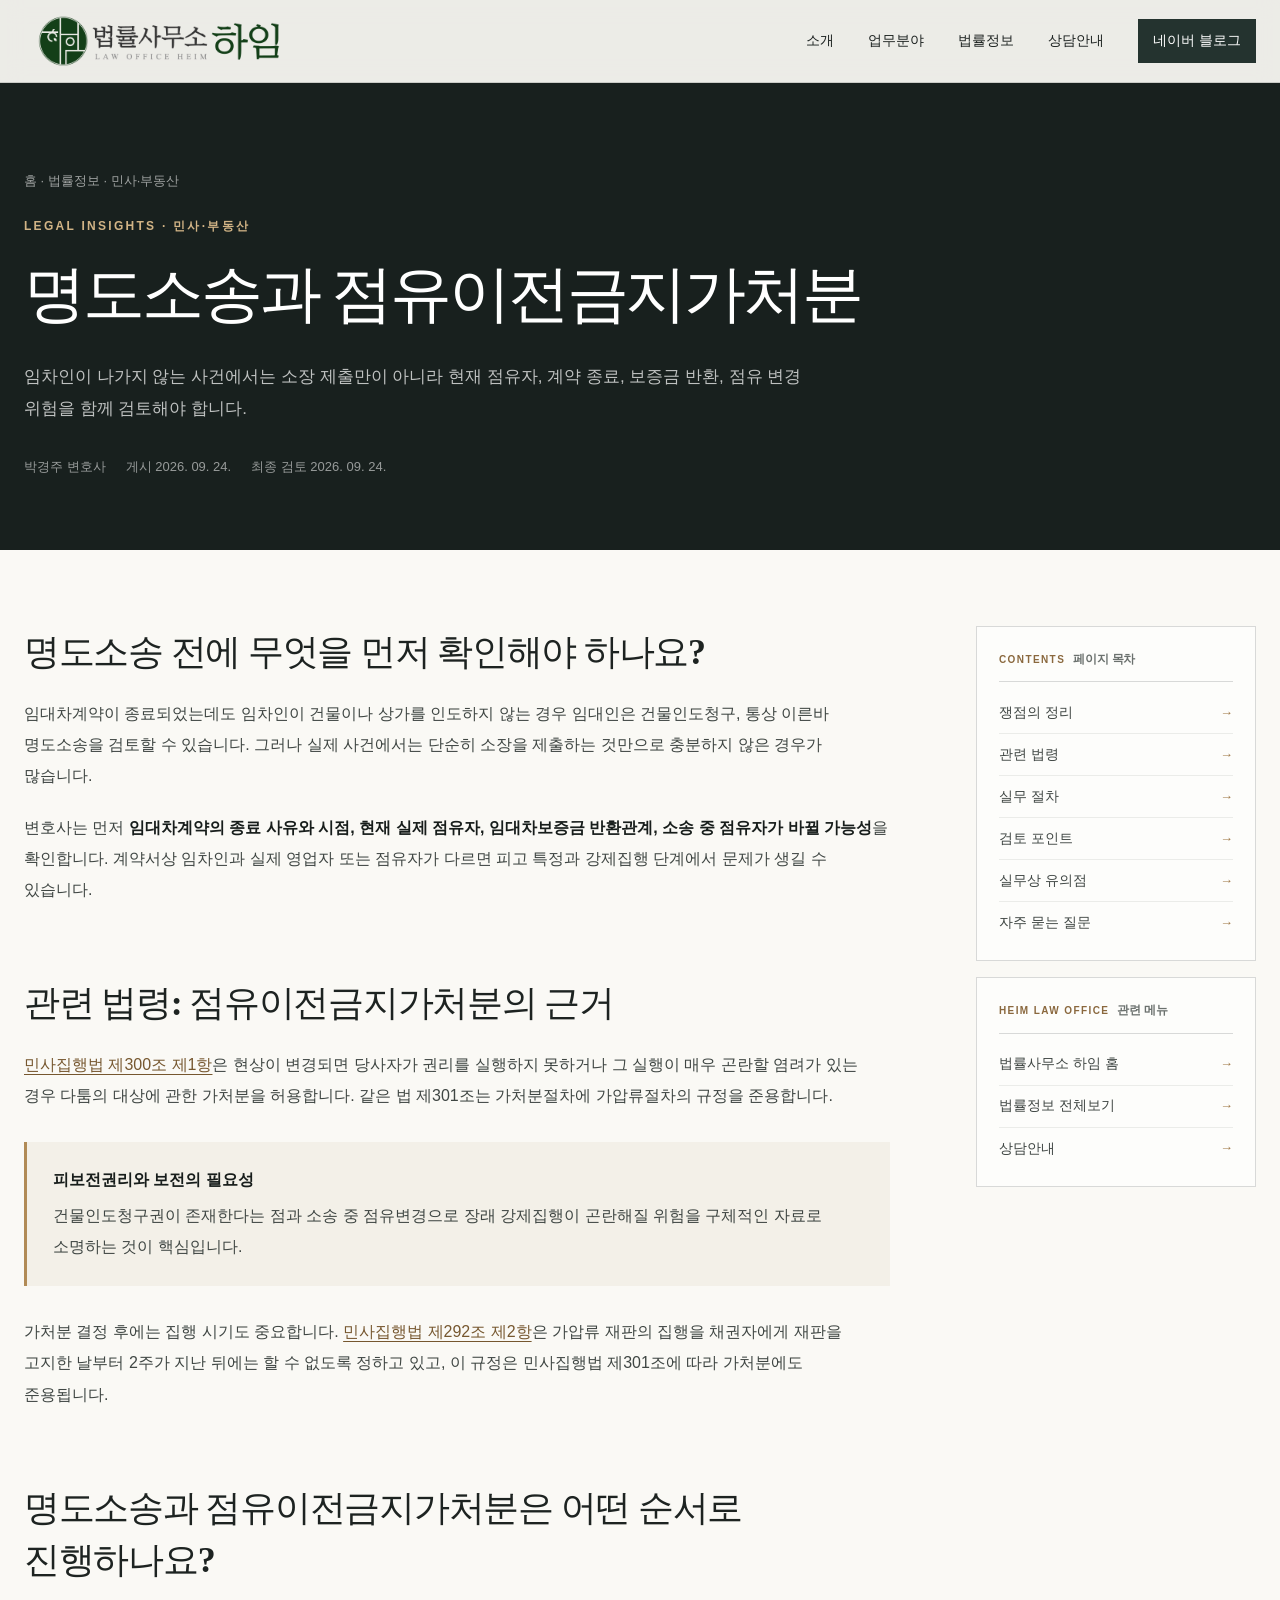
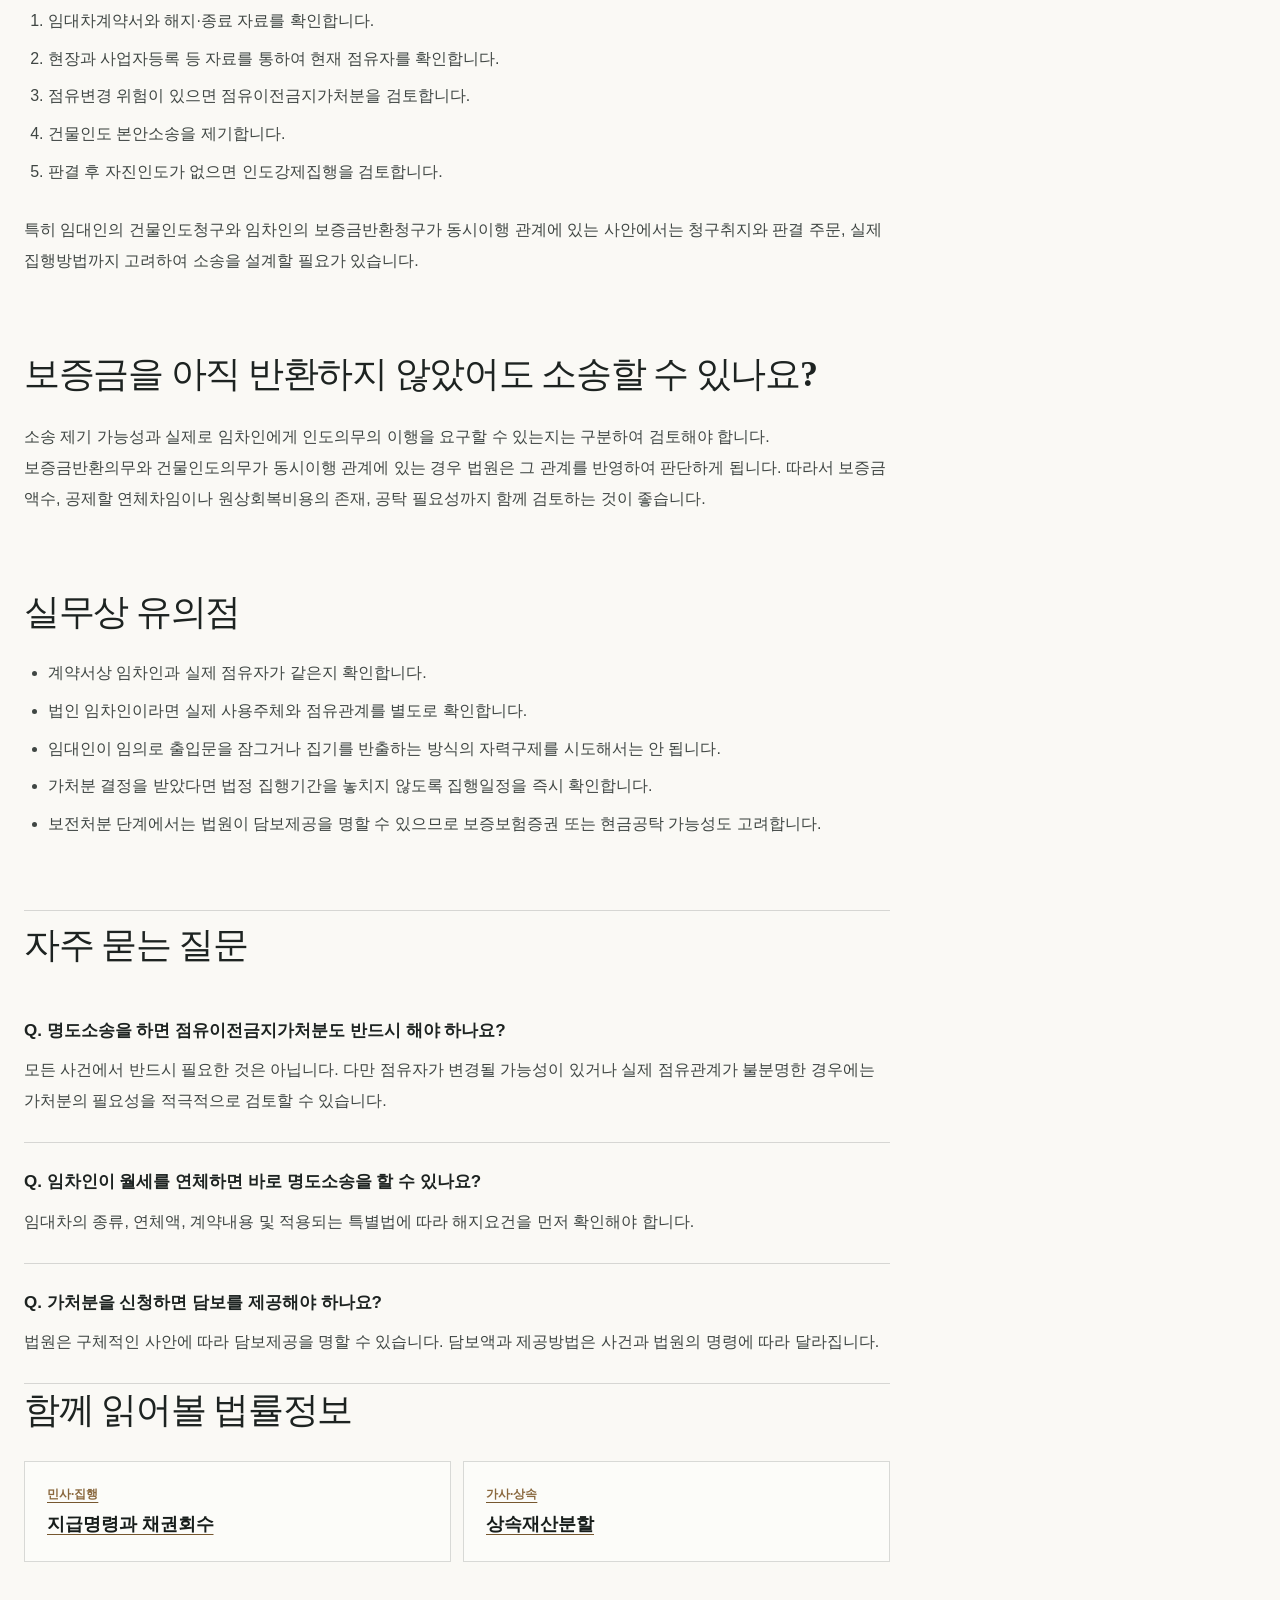
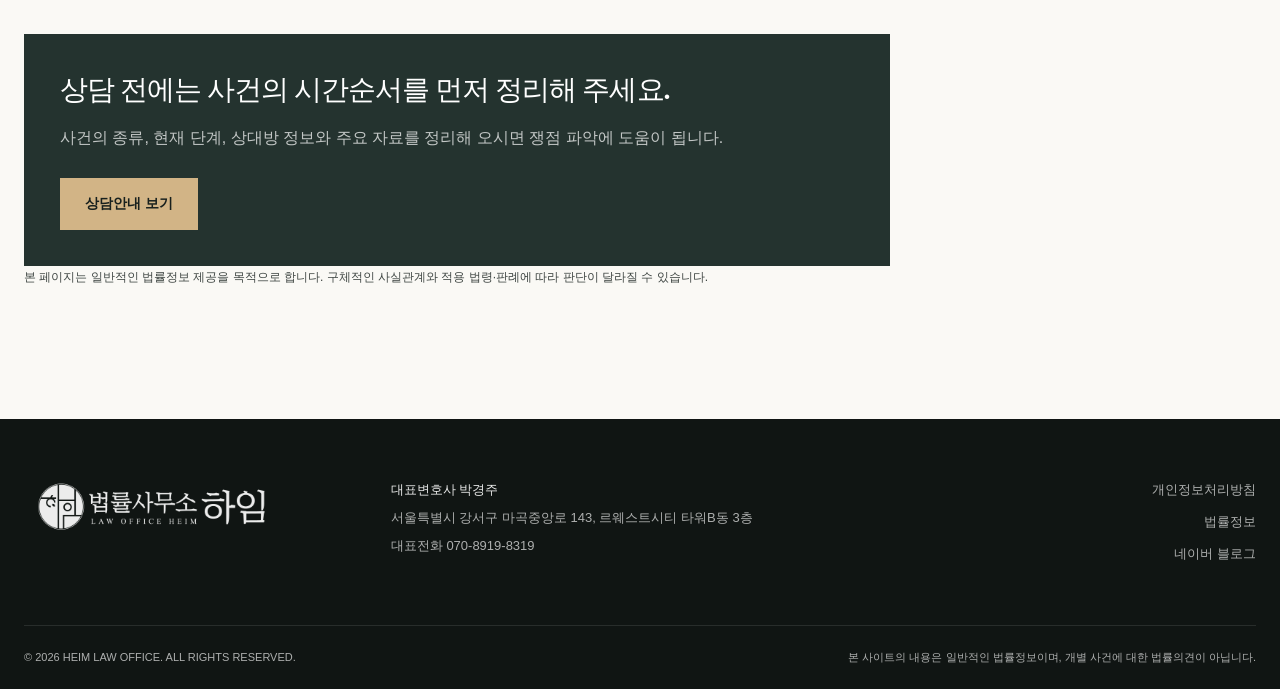
<file: realestate/eviction.html>
<!doctype html>
<html lang="ko">
<head>
  <meta charset="utf-8" />
  <meta name="viewport" content="width=device-width, initial-scale=1" />
  <meta name="theme-color" content="#18201e" />
  <title>명도소송과 점유이전금지가처분 | 법률사무소 하임</title>
  <meta name="description" content="임대차가 종료되었는데도 임차인이 건물을 인도하지 않는 경우 명도소송의 절차, 점유이전금지가처분의 필요성, 보증금 반환과 강제집행까지 실무상 확인해야 할 사항을 설명합니다." />
  <link rel="canonical" href="https://heimlaw.kr/realestate/eviction.html" />
  <meta property="og:type" content="article" />
  <meta property="og:locale" content="ko_KR" />
  <meta property="og:site_name" content="법률사무소 하임" />
  <meta property="og:title" content="명도소송과 점유이전금지가처분 | 법률사무소 하임" />
  <meta property="og:description" content="임대차가 종료되었는데도 임차인이 건물을 인도하지 않는 경우 명도소송의 절차, 점유이전금지가처분의 필요성, 보증금 반환과 강제집행까지 실무상 확인해야 할 사항을 설명합니다." />
  <meta property="og:url" content="https://heimlaw.kr/realestate/eviction.html" />
  <meta property="og:image" content="https://heimlaw.kr/assets/heimlaw-hero.webp" />
  <meta name="twitter:card" content="summary_large_image" />
  <link rel="stylesheet" href="/assets/styles.css?v=20260925-1" />
  <script type="application/ld+json">{"@context": "https://schema.org", "@type": "Article", "headline": "명도소송과 점유이전금지가처분", "description": "임대차가 종료되었는데도 임차인이 건물을 인도하지 않는 경우 명도소송의 절차, 점유이전금지가처분의 필요성, 보증금 반환과 강제집행까지 실무상 확인해야 할 사항을 설명합니다.", "datePublished": "2026-09-24", "dateModified": "2026-09-24", "mainEntityOfPage": "https://heimlaw.kr/realestate/eviction.html", "author": {"@type": "Person", "name": "박경주", "jobTitle": "변호사", "url": "https://heimlaw.kr/#about"}, "publisher": {"@type": "LegalService", "name": "법률사무소 하임", "url": "https://heimlaw.kr/", "logo": {"@type": "ImageObject", "url": "https://heimlaw.kr/assets/heimlaw-logo.png"}}, "inLanguage": "ko-KR", "articleSection": "민사·부동산"}</script>
  <script type="application/ld+json">{"@context": "https://schema.org", "@type": "BreadcrumbList", "itemListElement": [{"@type": "ListItem", "position": 1, "name": "홈", "item": "https://heimlaw.kr/"}, {"@type": "ListItem", "position": 2, "name": "법률정보", "item": "https://heimlaw.kr/insights/"}, {"@type": "ListItem", "position": 3, "name": "명도소송과 점유이전금지가처분", "item": "https://heimlaw.kr/realestate/eviction.html"}]}</script>
</head>
<body class="article-body">
<a class="skip-link" href="#main">본문 바로가기</a>
<header class="site-header" data-header>
      <div class="header-inner shell">
        <a class="brand" href="/" aria-label="법률사무소 하임 홈">
          <img class="brand-logo" src="/assets/heimlaw-logo.png" alt="법률사무소 하임 · LAW OFFICE HEIM" width="1400" height="300" />
        </a>
        <button class="menu-button" type="button" aria-expanded="false" aria-controls="primary-navigation" data-menu-button>
          <span class="sr-only">메뉴 열기</span><span></span><span></span>
        </button>
        <nav id="primary-navigation" class="primary-nav" aria-label="주요 메뉴" data-menu>
          <a href="/#about">소개</a>
          <a href="/#practice">업무분야</a>
          <a href="/insights/">법률정보</a>
          <a href="/#contact">상담안내</a>
          <a class="nav-cta" href="https://blog.naver.com/gd_lawyer" target="_blank" rel="noopener noreferrer">네이버 블로그</a>
        </nav>
      </div>
    </header>
<main id="main">
  <section class="article-hero">
    <div class="shell">
      <nav class="breadcrumbs" aria-label="현재 위치"><a href="/">홈</a> · <a href="/insights/">법률정보</a> · 민사·부동산</nav>
      <p class="eyebrow">LEGAL INSIGHTS · 민사·부동산</p>
      <h1>명도소송과 점유이전금지가처분</h1>
      <p class="article-summary">임차인이 나가지 않는 사건에서는 소장 제출만이 아니라 현재 점유자, 계약 종료, 보증금 반환, 점유 변경 위험을 함께 검토해야 합니다.</p>
      <div class="article-meta"><span>박경주 변호사</span><span>게시 2026. 09. 24.</span><span>최종 검토 2026. 09. 24.</span></div>
    </div>
  </section>
  <div class="shell article-layout">
    <article class="article-content">
      <h2 id="issue">명도소송 전에 무엇을 먼저 확인해야 하나요?</h2>
<p>임대차계약이 종료되었는데도 임차인이 건물이나 상가를 인도하지 않는 경우 임대인은 건물인도청구, 통상 이른바 명도소송을 검토할 수 있습니다. 그러나 실제 사건에서는 단순히 소장을 제출하는 것만으로 충분하지 않은 경우가 많습니다.</p>
<p>변호사는 먼저 <strong>임대차계약의 종료 사유와 시점, 현재 실제 점유자, 임대차보증금 반환관계, 소송 중 점유자가 바뀔 가능성</strong>을 확인합니다. 계약서상 임차인과 실제 영업자 또는 점유자가 다르면 피고 특정과 강제집행 단계에서 문제가 생길 수 있습니다.</p>

<h2 id="law">관련 법령: 점유이전금지가처분의 근거</h2>
<p><a href="https://www.law.go.kr/lsLinkCommonInfo.do?chrClsCd=010202&amp;lsJoLnkSeq=1026913541" target="_blank" rel="noopener noreferrer">민사집행법 제300조 제1항</a>은 현상이 변경되면 당사자가 권리를 실행하지 못하거나 그 실행이 매우 곤란할 염려가 있는 경우 다툼의 대상에 관한 가처분을 허용합니다. 같은 법 제301조는 가처분절차에 가압류절차의 규정을 준용합니다.</p>
<div class="article-note"><strong>피보전권리와 보전의 필요성</strong><p>건물인도청구권이 존재한다는 점과 소송 중 점유변경으로 장래 강제집행이 곤란해질 위험을 구체적인 자료로 소명하는 것이 핵심입니다.</p></div>
<p>가처분 결정 후에는 집행 시기도 중요합니다. <a href="https://law.go.kr/lsLinkCommonInfo.do?chrClsCd=010202&amp;lsJoLnkSeq=1031734363" target="_blank" rel="noopener noreferrer">민사집행법 제292조 제2항</a>은 가압류 재판의 집행을 채권자에게 재판을 고지한 날부터 2주가 지난 뒤에는 할 수 없도록 정하고 있고, 이 규정은 민사집행법 제301조에 따라 가처분에도 준용됩니다.</p>

<h2 id="practice">명도소송과 점유이전금지가처분은 어떤 순서로 진행하나요?</h2>
<ol><li>임대차계약서와 해지·종료 자료를 확인합니다.</li><li>현장과 사업자등록 등 자료를 통하여 현재 점유자를 확인합니다.</li><li>점유변경 위험이 있으면 점유이전금지가처분을 검토합니다.</li><li>건물인도 본안소송을 제기합니다.</li><li>판결 후 자진인도가 없으면 인도강제집행을 검토합니다.</li></ol>
<p>특히 임대인의 건물인도청구와 임차인의 보증금반환청구가 동시이행 관계에 있는 사안에서는 청구취지와 판결 주문, 실제 집행방법까지 고려하여 소송을 설계할 필요가 있습니다.</p>

<h2 id="opinion">보증금을 아직 반환하지 않았어도 소송할 수 있나요?</h2>
<p>소송 제기 가능성과 실제로 임차인에게 인도의무의 이행을 요구할 수 있는지는 구분하여 검토해야 합니다. 보증금반환의무와 건물인도의무가 동시이행 관계에 있는 경우 법원은 그 관계를 반영하여 판단하게 됩니다. 따라서 보증금 액수, 공제할 연체차임이나 원상회복비용의 존재, 공탁 필요성까지 함께 검토하는 것이 좋습니다.</p>

<h2 id="caution">실무상 유의점</h2>
<ul><li>계약서상 임차인과 실제 점유자가 같은지 확인합니다.</li><li>법인 임차인이라면 실제 사용주체와 점유관계를 별도로 확인합니다.</li><li>임대인이 임의로 출입문을 잠그거나 집기를 반출하는 방식의 자력구제를 시도해서는 안 됩니다.</li><li>가처분 결정을 받았다면 법정 집행기간을 놓치지 않도록 집행일정을 즉시 확인합니다.</li><li>보전처분 단계에서는 법원이 담보제공을 명할 수 있으므로 보증보험증권 또는 현금공탁 가능성도 고려합니다.</li></ul>
      <section id="faq" class="article-faq" aria-labelledby="faq-title"><h2 id="faq-title">자주 묻는 질문</h2><div class="faq-item"><h3>Q. 명도소송을 하면 점유이전금지가처분도 반드시 해야 하나요?</h3><p>모든 사건에서 반드시 필요한 것은 아닙니다. 다만 점유자가 변경될 가능성이 있거나 실제 점유관계가 불분명한 경우에는 가처분의 필요성을 적극적으로 검토할 수 있습니다.</p></div><div class="faq-item"><h3>Q. 임차인이 월세를 연체하면 바로 명도소송을 할 수 있나요?</h3><p>임대차의 종류, 연체액, 계약내용 및 적용되는 특별법에 따라 해지요건을 먼저 확인해야 합니다.</p></div><div class="faq-item"><h3>Q. 가처분을 신청하면 담보를 제공해야 하나요?</h3><p>법원은 구체적인 사안에 따라 담보제공을 명할 수 있습니다. 담보액과 제공방법은 사건과 법원의 명령에 따라 달라집니다.</p></div></section>
      <section aria-labelledby="related-title"><h2 id="related-title">함께 읽어볼 법률정보</h2><div class="related-grid"><a class="related-card" href="/civil/payment-order.html"><span>민사·집행</span><strong>지급명령과 채권회수</strong></a><a class="related-card" href="/inheritance/division.html"><span>가사·상속</span><strong>상속재산분할</strong></a></div></section>
      <div class="article-cta"><h2>상담 전에는 사건의 시간순서를 먼저 정리해 주세요.</h2><p>사건의 종류, 현재 단계, 상대방 정보와 주요 자료를 정리해 오시면 쟁점 파악에 도움이 됩니다.</p><a class="button button-bronze" href="/#contact">상담안내 보기</a></div>
      <p class="article-updated">본 페이지는 일반적인 법률정보 제공을 목적으로 합니다. 구체적인 사실관계와 적용 법령·판례에 따라 판단이 달라질 수 있습니다.</p>
    </article>
    <aside class="article-sidebar" aria-label="문서 안내"><div class="sidebar-block"><span class="sidebar-label"><span class="sidebar-label-en">CONTENTS</span><span class="sidebar-label-ko">페이지 목차</span></span>
          <a href="#issue">쟁점의 정리</a><a href="#law">관련 법령</a><a href="#practice">실무 절차</a><a href="#opinion">검토 포인트</a><a href="#caution">실무상 유의점</a><a href="#faq">자주 묻는 질문</a></div><div class="sidebar-block"><span class="sidebar-label"><span class="sidebar-label-en">HEIM LAW OFFICE</span><span class="sidebar-label-ko">관련 메뉴</span></span><a href="/">법률사무소 하임 홈</a><a href="/insights/">법률정보 전체보기</a><a href="/#contact">상담안내</a></div></aside>
  </div>
</main>
<footer class="site-footer">
      <div class="shell footer-top">
        <a class="brand footer-brand" href="/" aria-label="법률사무소 하임 홈">
          <img class="brand-logo" src="/assets/heimlaw-logo.png" alt="법률사무소 하임 · LAW OFFICE HEIM" width="1400" height="300" loading="lazy" />
        </a>
        <div class="footer-info">
          <p>대표변호사 박경주</p>
          <p>서울특별시 강서구 마곡중앙로 143, 르웨스트시티 타워B동 3층</p>
          <p class="footer-phone" data-contact="phone-row-footer" hidden>대표전화 <a data-contact="phone-link-footer" href="#"></a></p>
        </div>
        <nav class="footer-links" aria-label="하단 메뉴">
          <a href="/privacy.html">개인정보처리방침</a>
          <a href="/insights/">법률정보</a>
          <a href="https://blog.naver.com/gd_lawyer" target="_blank" rel="noopener noreferrer">네이버 블로그</a>
        </nav>
      </div>
      <div class="shell footer-bottom">
        <p>© <span data-year></span> HEIM LAW OFFICE. ALL RIGHTS RESERVED.</p>
        <p>본 사이트의 내용은 일반적인 법률정보이며, 개별 사건에 대한 법률의견이 아닙니다.</p>
      </div>
    </footer>
<script src="/assets/site-config.js"></script><script src="/assets/script.js"></script>
</body></html>
</file>
<file: assets/styles.css>
:root {
  --ink: #1d2321;
  --charcoal: #18201e;
  --green: #24332f;
  --green-soft: #344943;
  --ivory: #f3f0e8;
  --ivory-deep: #e8e3d8;
  --paper: #faf9f5;
  --bronze: #b18b56;
  --bronze-light: #d2b486;
  --line: rgba(29, 35, 33, 0.16);
  --line-light: rgba(255, 255, 255, 0.2);
  --shell: min(1240px, calc(100% - 48px));
  --serif: "Noto Serif KR", "Nanum Myeongjo", "Batang", serif;
  --sans: Pretendard, "Noto Sans KR", "Apple SD Gothic Neo", "Malgun Gothic", sans-serif;
}

* {
  box-sizing: border-box;
}

html {
  scroll-behavior: smooth;
  scroll-padding-top: 88px;
}

body {
  margin: 0;
  color: var(--ink);
  background: var(--paper);
  font-family: var(--sans);
  font-size: 16px;
  line-height: 1.7;
  word-break: keep-all;
  -webkit-font-smoothing: antialiased;
}

body.menu-open {
  overflow: hidden;
}

a {
  color: inherit;
  text-decoration: none;
}

button,
a {
  -webkit-tap-highlight-color: transparent;
}

img {
  display: block;
  max-width: 100%;
}

.shell {
  width: var(--shell);
  margin-inline: auto;
}

.sr-only {
  position: absolute;
  width: 1px;
  height: 1px;
  padding: 0;
  margin: -1px;
  overflow: hidden;
  clip: rect(0, 0, 0, 0);
  white-space: nowrap;
  border: 0;
}

.skip-link {
  position: fixed;
  z-index: 999;
  top: 12px;
  left: 12px;
  padding: 10px 16px;
  color: var(--charcoal);
  background: white;
  transform: translateY(-150%);
  transition: transform 0.2s ease;
}

.skip-link:focus {
  transform: translateY(0);
}

.site-header {
  position: fixed;
  z-index: 50;
  top: 0;
  left: 0;
  width: 100%;
  color: var(--ink);
  background: rgba(250, 249, 245, 0.94);
  border-bottom: 1px solid var(--line);
  backdrop-filter: blur(12px);
  transition: background 0.25s ease, border-color 0.25s ease, color 0.25s ease;
}

.site-header.is-scrolled {
  color: var(--ink);
  background: rgba(250, 249, 245, 0.98);
  border-color: var(--line);
  box-shadow: 0 10px 32px rgba(18, 25, 23, 0.06);
}

.header-inner {
  display: flex;
  min-height: 82px;
  align-items: center;
  justify-content: space-between;
}

.brand {
  display: inline-flex;
  align-items: center;
  line-height: 0;
}

.brand-logo {
  width: 270px;
  height: auto;
  object-fit: contain;
}

.primary-nav {
  display: flex;
  align-items: center;
  gap: 34px;
  font-size: 14px;
  font-weight: 500;
}

.primary-nav > a:not(.nav-cta) {
  position: relative;
  padding-block: 8px;
}

.primary-nav > a:not(.nav-cta)::after {
  position: absolute;
  right: 0;
  bottom: 1px;
  left: 0;
  height: 1px;
  background: currentColor;
  content: "";
  transform: scaleX(0);
  transform-origin: right;
  transition: transform 0.2s ease;
}

.primary-nav > a:hover::after,
.primary-nav > a:focus-visible::after {
  transform: scaleX(1);
  transform-origin: left;
}

.nav-cta {
  padding: 10px 15px;
  color: white;
  background: var(--green);
}

.menu-button {
  display: none;
}

.hero {
  position: relative;
  display: grid;
  min-height: 760px;
  height: 92vh;
  max-height: 980px;
  align-items: center;
  overflow: hidden;
  color: white;
  background: var(--charcoal);
}

.hero-media,
.hero-media picture,
.hero-media img,
.hero-shade {
  position: absolute;
  inset: 0;
  width: 100%;
  height: 100%;
}

.hero-media img {
  object-fit: cover;
  object-position: 58% center;
}

.hero-shade {
  background:
    linear-gradient(90deg, rgba(18, 25, 23, 0.94) 0%, rgba(18, 25, 23, 0.73) 36%, rgba(18, 25, 23, 0.08) 70%),
    linear-gradient(0deg, rgba(18, 25, 23, 0.36) 0%, transparent 38%);
}

.hero-content {
  position: relative;
  z-index: 2;
  padding-top: 80px;
}

.eyebrow {
  margin: 0 0 24px;
  color: var(--bronze-light);
  font-size: 12px;
  font-weight: 700;
  letter-spacing: 0.19em;
}

.eyebrow.dark {
  color: #8a683e;
}

.hero h1 {
  max-width: 890px;
  margin: 0;
  font-family: var(--serif);
  font-size: clamp(42px, 5.1vw, 72px);
  font-weight: 500;
  letter-spacing: -0.055em;
  line-height: 1.27;
}

.hero h1 span {
  color: var(--bronze-light);
}

.hero-description {
  max-width: 630px;
  margin: 30px 0 0;
  color: rgba(255, 255, 255, 0.76);
  font-size: 17px;
  line-height: 1.9;
}

.hero-actions,
.contact-actions {
  display: flex;
  flex-wrap: wrap;
  gap: 12px;
  margin-top: 42px;
}

.button {
  display: inline-flex;
  min-height: 52px;
  align-items: center;
  justify-content: center;
  padding: 13px 24px;
  border: 1px solid transparent;
  font-size: 14px;
  font-weight: 650;
  transition: color 0.2s ease, background 0.2s ease, border-color 0.2s ease, transform 0.2s ease;
}

.button:hover {
  transform: translateY(-2px);
}

.button-primary {
  color: var(--charcoal);
  background: var(--bronze-light);
}

.button-primary:hover {
  background: #dfc495;
}

.button-ghost {
  color: white;
  border-color: rgba(255, 255, 255, 0.48);
}

.button-ghost:hover {
  background: rgba(255, 255, 255, 0.1);
  border-color: white;
}

.scroll-cue {
  position: absolute;
  z-index: 3;
  right: 4vw;
  bottom: 40px;
  display: flex;
  align-items: center;
  gap: 16px;
  color: rgba(255, 255, 255, 0.66);
  font-size: 10px;
  letter-spacing: 0.2em;
  transform: rotate(90deg);
  transform-origin: right center;
}

.scroll-cue i {
  width: 52px;
  height: 1px;
  background: currentColor;
}

.section {
  padding-block: 120px;
}

.section-heading {
  margin-bottom: 56px;
}

.split-heading {
  display: grid;
  grid-template-columns: minmax(0, 1fr) minmax(320px, 0.75fr);
  gap: 80px;
  align-items: end;
}

.section-heading h2,
.method-intro h2,
.about-copy h2,
.contact-heading h2,
.privacy-hero h1 {
  margin: 0;
  font-family: var(--serif);
  font-size: clamp(38px, 4.4vw, 58px);
  font-weight: 500;
  letter-spacing: -0.045em;
  line-height: 1.25;
}

.section-heading > p {
  margin: 0 0 4px;
  color: #5c625f;
  line-height: 1.9;
}

.section-practice {
  background: var(--ivory);
}

.practice-grid {
  display: grid;
  grid-template-columns: repeat(2, 1fr);
  border-top: 1px solid var(--line);
  border-left: 1px solid var(--line);
}

.practice-card {
  display: grid;
  min-height: 330px;
  grid-template-columns: 64px 1fr;
  gap: 26px;
  padding: 42px;
  border-right: 1px solid var(--line);
  border-bottom: 1px solid var(--line);
  background: rgba(255, 255, 255, 0.28);
  transition: background 0.25s ease, transform 0.25s ease;
}

.practice-card:hover {
  background: rgba(255, 255, 255, 0.75);
}

.card-number {
  color: #98774a;
  font-family: Georgia, serif;
  font-size: 13px;
}

.practice-card h3 {
  margin: -5px 0 6px;
  font-family: var(--serif);
  font-size: 30px;
  font-weight: 550;
  letter-spacing: -0.035em;
}

.card-lead {
  margin: 0 0 28px;
  color: #6a6e6c;
}

.practice-card ul {
  display: grid;
  gap: 7px;
  margin: 0;
  padding: 0;
  color: #414744;
  list-style: none;
}

.practice-card li {
  position: relative;
  padding-left: 14px;
}

.practice-card li::before {
  position: absolute;
  top: 0.75em;
  left: 0;
  width: 4px;
  height: 4px;
  background: var(--bronze);
  content: "";
}

.work-method {
  color: white;
  background: var(--green);
}

.method-layout {
  display: grid;
  grid-template-columns: 0.8fr 1.2fr;
  gap: 110px;
}

.method-intro {
  position: sticky;
  top: 130px;
  align-self: start;
}

.method-intro h2 {
  margin-bottom: 28px;
}

.method-intro > p:last-child {
  max-width: 390px;
  margin: 0;
  color: rgba(255, 255, 255, 0.64);
}

.method-list {
  margin: 0;
  padding: 0;
  list-style: none;
}

.method-list li {
  display: grid;
  grid-template-columns: 60px 1fr;
  gap: 24px;
  padding-block: 38px;
  border-top: 1px solid var(--line-light);
}

.method-list li:last-child {
  border-bottom: 1px solid var(--line-light);
}

.method-list > li > span {
  color: var(--bronze-light);
  font-family: Georgia, serif;
  font-size: 13px;
}

.method-list h3 {
  margin: -6px 0 12px;
  font-family: var(--serif);
  font-size: 27px;
  font-weight: 500;
}

.method-list p {
  margin: 0;
  color: rgba(255, 255, 255, 0.66);
}

.section-about {
  background: var(--paper);
}

.about-layout {
  display: grid;
  grid-template-columns: minmax(360px, 0.88fr) minmax(0, 1.12fr);
  gap: 100px;
  align-items: center;
}

.portrait-panel {
  position: relative;
  aspect-ratio: 404 / 580;
  overflow: hidden;
  color: white;
  background: #d4d4d4;
}

.portrait-panel::after {
  position: absolute;
  z-index: 1;
  inset: 0;
  background: linear-gradient(0deg, rgba(15, 21, 19, 0.72) 0%, rgba(15, 21, 19, 0.12) 28%, transparent 48%);
  content: "";
}

.portrait-photo {
  width: 100%;
  height: 100%;
  object-fit: cover;
  object-position: center top;
}

.portrait-caption {
  position: absolute;
  z-index: 2;
  right: 48px;
  bottom: 42px;
  left: 48px;
  display: grid;
  gap: 4px;
}

.portrait-caption span {
  color: rgba(255, 255, 255, 0.58);
  font-size: 10px;
  letter-spacing: 0.2em;
}

.portrait-caption strong {
  font-family: Georgia, serif;
  font-size: 15px;
  letter-spacing: 0.1em;
}

.about-statement {
  max-width: 680px;
  margin: 30px 0 48px;
  font-family: var(--serif);
  font-size: 22px;
  line-height: 1.75;
}

.credentials {
  margin: 0;
  border-top: 1px solid var(--line);
}

.credentials > div {
  display: grid;
  grid-template-columns: 110px 1fr;
  gap: 24px;
  padding-block: 18px;
  border-bottom: 1px solid var(--line);
}

.credentials dt {
  color: #8a683e;
  font-size: 14px;
  font-weight: 650;
}

.credentials dd {
  margin: 0;
  color: #4b514e;
}

.career-list {
  display: grid;
  grid-template-columns: repeat(2, minmax(0, 1fr));
  gap: 7px 24px;
  margin: 0;
  padding: 0;
  list-style: none;
}

.career-list li {
  position: relative;
  padding-left: 13px;
}

.career-list li::before {
  position: absolute;
  top: 0.72em;
  left: 0;
  width: 4px;
  height: 4px;
  background: var(--bronze);
  content: "";
}

.section-insights {
  background: var(--ivory);
}

.insight-list {
  border-top: 1px solid var(--line);
}

.insight-list > a {
  display: grid;
  grid-template-columns: 170px 1fr 50px;
  gap: 28px;
  align-items: center;
  min-height: 116px;
  padding: 24px 10px;
  border-bottom: 1px solid var(--line);
  transition: color 0.2s ease, padding 0.2s ease, background 0.2s ease;
}

.insight-list > a:hover,
.insight-list > a:focus-visible {
  padding-right: 22px;
  padding-left: 22px;
  color: #6f512d;
  background: rgba(255, 255, 255, 0.6);
}

.insight-category {
  color: #8a683e;
  font-size: 13px;
  font-weight: 650;
}

.insight-list strong {
  font-family: var(--serif);
  font-size: 21px;
  font-weight: 550;
  letter-spacing: -0.025em;
}

.insight-arrow {
  justify-self: end;
  font-size: 24px;
  font-weight: 300;
}

.section-action {
  margin-top: 34px;
  text-align: right;
}

.text-link {
  display: inline-flex;
  align-items: center;
  gap: 12px;
  padding-bottom: 5px;
  border-bottom: 1px solid currentColor;
  font-size: 14px;
  font-weight: 650;
}

.section-contact {
  color: white;
  background: var(--charcoal);
}

.contact-layout {
  display: grid;
  grid-template-columns: minmax(0, 0.85fr) minmax(420px, 1.15fr);
  gap: 110px;
}

.contact-heading > p:not(.eyebrow) {
  max-width: 520px;
  margin: 28px 0 0;
  color: rgba(255, 255, 255, 0.65);
}

.button-bronze {
  color: var(--charcoal);
  background: var(--bronze-light);
}

.button-outline-light {
  color: white;
  border-color: rgba(255, 255, 255, 0.38);
}

.contact-details {
  border-top: 1px solid var(--line-light);
}

.detail-row {
  display: grid;
  grid-template-columns: 110px 1fr;
  gap: 24px;
  padding-block: 27px;
  border-bottom: 1px solid var(--line-light);
}

.detail-row > span {
  color: var(--bronze-light);
  font-size: 14px;
  font-weight: 650;
}

.detail-row p {
  margin: 0;
  color: rgba(255, 255, 255, 0.75);
}

.detail-row > a,
.detail-row > div > a:first-child {
  font-family: Georgia, serif;
  font-size: 25px;
}

.mini-link {
  display: inline-block;
  margin-top: 9px;
  color: rgba(255, 255, 255, 0.52);
  font-size: 13px;
}

.site-footer {
  color: rgba(255, 255, 255, 0.66);
  background: #101513;
}

.footer-top {
  display: grid;
  grid-template-columns: 0.8fr 1.4fr 0.7fr;
  gap: 60px;
  padding-block: 60px;
}

.footer-brand {
  width: fit-content;
  align-self: start;
  padding: 0;
  background: transparent;
}

.footer-brand .brand-logo {
  width: 255px;
  filter: brightness(0) invert(1);
  opacity: 0.92;
}

.footer-info {
  display: grid;
  align-content: start;
  gap: 6px;
  font-size: 13px;
}

.footer-info p {
  margin: 0;
}

.footer-info p:first-child {
  color: rgba(255, 255, 255, 0.9);
}

.footer-links {
  display: grid;
  align-content: start;
  justify-items: end;
  gap: 10px;
  font-size: 13px;
}

.footer-links a:hover {
  color: white;
}

.footer-bottom {
  display: flex;
  min-height: 64px;
  align-items: center;
  justify-content: space-between;
  gap: 30px;
  border-top: 1px solid rgba(255, 255, 255, 0.1);
  font-size: 11px;
}

.footer-bottom p {
  margin: 0;
}

/* Privacy page */
.subpage-header {
  color: var(--ink);
  background: rgba(250, 249, 245, 0.98);
  border-color: var(--line);
}

.privacy-main {
  padding-top: 82px;
}

.privacy-hero {
  padding-block: 92px 70px;
  background: var(--ivory);
}

.privacy-hero p:last-child {
  margin: 22px 0 0;
  color: #656a68;
}

.privacy-content {
  max-width: 880px;
  padding-block: 80px 110px;
}

.privacy-content section + section {
  margin-top: 52px;
}

.privacy-content h2 {
  margin: 0 0 14px;
  font-family: var(--serif);
  font-size: 25px;
  font-weight: 550;
}

.privacy-content p,
.privacy-content li {
  color: #4d5350;
}

.privacy-content ul {
  padding-left: 22px;
}

.privacy-notice {
  padding: 22px 26px;
  background: var(--ivory);
  border-left: 3px solid var(--bronze);
}

@media (max-width: 900px) {
  :root {
    --shell: min(100% - 36px, 720px);
  }

  .header-inner {
    min-height: 72px;
  }

  .menu-button {
    position: relative;
    z-index: 2;
    display: grid;
    width: 42px;
    height: 42px;
    place-content: center;
    gap: 7px;
    padding: 0;
    color: inherit;
    border: 0;
    background: transparent;
  }

  .menu-button span:not(.sr-only) {
    display: block;
    width: 24px;
    height: 1px;
    background: currentColor;
    transition: transform 0.2s ease;
  }

  .menu-button[aria-expanded="true"] span:nth-of-type(2) {
    transform: translateY(4px) rotate(45deg);
  }

  .menu-button[aria-expanded="true"] span:nth-of-type(3) {
    transform: translateY(-4px) rotate(-45deg);
  }

  .primary-nav {
    position: fixed;
    inset: 0;
    display: flex;
    visibility: hidden;
    flex-direction: column;
    align-items: stretch;
    justify-content: center;
    gap: 4px;
    padding: 90px 28px 40px;
    color: white;
    background: var(--charcoal);
    opacity: 0;
    transform: translateY(-10px);
    transition: opacity 0.2s ease, transform 0.2s ease, visibility 0.2s ease;
  }

  .primary-nav.is-open {
    visibility: visible;
    opacity: 1;
    transform: translateY(0);
  }

  .primary-nav > a {
    padding: 15px 0;
    border-bottom: 1px solid rgba(255, 255, 255, 0.12);
    font-family: var(--serif);
    font-size: 24px;
  }

  .primary-nav .nav-cta {
    margin-top: 22px;
    padding: 14px 18px;
    color: white;
    border: 0;
    font-family: var(--sans);
    font-size: 14px;
    text-align: center;
  }

  .site-header.is-menu-open {
    color: var(--ink);
    background: var(--paper);
    border-color: var(--line);
  }

  .hero {
    min-height: 700px;
    height: 92svh;
  }

  .hero-media img {
    object-position: 65% center;
  }

  .hero-shade {
    background: linear-gradient(90deg, rgba(18, 25, 23, 0.94) 0%, rgba(18, 25, 23, 0.77) 65%, rgba(18, 25, 23, 0.43) 100%);
  }

  .hero-content {
    padding-top: 64px;
  }

  .scroll-cue {
    display: none;
  }

  .section {
    padding-block: 84px;
  }

  .split-heading,
  .method-layout,
  .about-layout,
  .contact-layout {
    grid-template-columns: 1fr;
    gap: 52px;
  }

  .method-intro {
    position: static;
  }

  .about-layout {
    max-width: 720px;
  }

  .portrait-panel {
    width: min(100%, 520px);
  }

  .contact-layout {
    gap: 64px;
  }

  .footer-top {
    grid-template-columns: 1fr 1fr;
  }

  .footer-brand {
    grid-column: 1 / -1;
  }
}

@media (max-width: 640px) {
  :root {
    --shell: calc(100% - 32px);
  }

  body {
    font-size: 15px;
  }

  .brand-logo {
    width: 215px;
  }

  .hero {
    min-height: 680px;
  }

  .hero-media img {
    object-position: 72% center;
  }

  .hero-shade {
    background:
      linear-gradient(90deg, rgba(18, 25, 23, 0.93), rgba(18, 25, 23, 0.68)),
      linear-gradient(0deg, rgba(18, 25, 23, 0.45), transparent 55%);
  }

  .hero h1 {
    font-size: clamp(34px, 10vw, 47px);
    line-height: 1.35;
  }

  .hero-description {
    font-size: 15px;
  }

  .desktop-only {
    display: none;
  }

  .hero-actions .button,
  .contact-actions .button {
    flex: 1 1 auto;
  }

  .section-heading {
    margin-bottom: 38px;
  }

  .split-heading {
    gap: 22px;
  }

  .practice-grid {
    grid-template-columns: 1fr;
  }

  .practice-card {
    min-height: auto;
    grid-template-columns: 42px 1fr;
    gap: 12px;
    padding: 32px 24px;
  }

  .practice-card h3 {
    font-size: 25px;
  }

  .method-list li {
    grid-template-columns: 42px 1fr;
    gap: 12px;
  }

  .method-list h3 {
    font-size: 23px;
  }

  .about-layout {
    gap: 44px;
  }

  .portrait-caption {
    right: 34px;
    bottom: 32px;
    left: 34px;
  }

  .about-statement {
    font-size: 19px;
  }

  .credentials > div,
  .detail-row {
    grid-template-columns: 1fr;
    gap: 5px;
  }

  .career-list {
    grid-template-columns: 1fr;
  }

  .insight-list > a {
    grid-template-columns: 1fr 30px;
    gap: 10px;
    padding-block: 22px;
  }

  .insight-category {
    grid-column: 1 / -1;
  }

  .insight-list strong {
    font-size: 18px;
  }

  .section-action {
    text-align: left;
  }

  .contact-layout {
    gap: 54px;
  }

  .footer-top {
    grid-template-columns: 1fr;
    gap: 34px;
    padding-block: 48px;
  }

  .footer-brand {
    grid-column: auto;
  }

  .footer-brand .brand-logo {
    width: 220px;
  }

  .footer-links {
    justify-items: start;
  }

  .footer-bottom {
    display: grid;
    padding-block: 20px;
  }
}

@media (prefers-reduced-motion: reduce) {
  html {
    scroll-behavior: auto;
  }

  *,
  *::before,
  *::after {
    scroll-behavior: auto !important;
    transition-duration: 0.01ms !important;
  }
}

/* =========================================================
   Legal insights pages · added 2026-09-24
   ========================================================= */
.insights-actions {
  display: flex;
  justify-content: flex-end;
  gap: 28px;
  flex-wrap: wrap;
}
.secondary-text-link { color: #6a6e6c; }

.article-body { background: var(--paper); }
.article-hero {
  padding: 170px 0 72px;
  color: white;
  background: var(--charcoal);
}
.article-hero .eyebrow { margin-bottom: 18px; }
.article-hero h1 {
  max-width: 960px;
  margin: 0;
  font-family: var(--serif);
  font-size: clamp(38px, 5vw, 62px);
  font-weight: 500;
  letter-spacing: -0.05em;
  line-height: 1.3;
}
.article-summary {
  max-width: 820px;
  margin: 26px 0 0;
  color: rgba(255,255,255,.72);
  font-size: 17px;
  line-height: 1.9;
}
.article-meta {
  display: flex;
  gap: 20px;
  flex-wrap: wrap;
  margin-top: 30px;
  color: rgba(255,255,255,.55);
  font-size: 13px;
}
.breadcrumbs {
  margin-bottom: 24px;
  color: rgba(255,255,255,.58);
  font-size: 13px;
}
.breadcrumbs a:hover { color: white; }
.article-layout {
  display: grid;
  grid-template-columns: minmax(0, 1fr) 280px;
  gap: 86px;
  align-items: start;
  padding-top: 76px;
  padding-bottom: 110px;
}
.article-content { min-width: 0; }
.article-content h2 {
  margin: 72px 0 20px;
  font-family: var(--serif);
  font-size: clamp(27px, 3vw, 36px);
  font-weight: 550;
  letter-spacing: -0.035em;
  line-height: 1.45;
}
.article-content h2:first-child { margin-top: 0; }
.article-content h3 {
  margin: 38px 0 12px;
  font-family: var(--serif);
  font-size: 22px;
  font-weight: 550;
  line-height: 1.55;
}
.article-content p { margin: 0 0 20px; color: #3f4643; line-height: 1.95; }
.article-content ul,
.article-content ol { margin: 18px 0 28px; padding-left: 24px; color: #3f4643; }
.article-content li { margin: 8px 0; line-height: 1.85; }
.article-content strong { color: #171d1b; }
.article-content a:not(.button) { color: #76572f; text-decoration: underline; text-underline-offset: 4px; }
.article-note {
  margin: 30px 0;
  padding: 24px 26px;
  border-left: 3px solid var(--bronze);
  background: var(--ivory);
}
.article-note strong { display: block; margin-bottom: 7px; }
.article-note p:last-child { margin-bottom: 0; }
.article-warning {
  margin: 30px 0;
  padding: 24px 26px;
  border: 1px solid rgba(177,139,86,.42);
  background: #f5efe3;
}
.article-warning strong { display: block; margin-bottom: 7px; color: #604725; }
.article-warning p:last-child { margin-bottom: 0; }
.article-sidebar {
  position: sticky;
  top: 118px;
  display: grid;
  gap: 16px;
}
.sidebar-block {
  padding: 22px 22px 16px;
  border: 1px solid var(--line);
  background: rgba(255, 255, 255, .58);
}
.sidebar-label {
  display: flex;
  align-items: baseline;
  gap: 8px;
  margin-bottom: 10px;
  padding-bottom: 12px;
  border-bottom: 1px solid var(--line);
}
.sidebar-label-en {
  color: #8a683e;
  font-size: 10px;
  font-weight: 750;
  letter-spacing: .14em;
}
.sidebar-label-ko {
  color: #6b716e;
  font-size: 12px;
  font-weight: 600;
  letter-spacing: -.02em;
}
.sidebar-block a {
  display: flex;
  align-items: center;
  justify-content: space-between;
  gap: 16px;
  min-height: 42px;
  padding: 9px 0;
  border-bottom: 1px solid rgba(31, 39, 36, .08);
  color: #3f4643;
  font-size: 14px;
  line-height: 1.55;
}
.sidebar-block a:last-child { border-bottom: 0; }
.sidebar-block a::after {
  flex: 0 0 auto;
  color: #a17b49;
  content: "→";
  font-size: 13px;
  transition: transform .18s ease;
}
.sidebar-block a:hover {
  color: #76572f;
}
.sidebar-block a:hover::after { transform: translateX(3px); }
.article-faq { margin-top: 72px; padding-top: 8px; border-top: 1px solid var(--line); }
.faq-item { padding: 26px 0; border-bottom: 1px solid var(--line); }
.faq-item h3 { margin: 0 0 10px; font-family: var(--sans); font-size: 17px; font-weight: 700; }
.faq-item p { margin: 0; }
.article-cta {
  margin-top: 72px;
  padding: 36px;
  color: white;
  background: var(--green);
}
.article-cta h2 { margin: 0 0 12px; color: white; font-size: 28px; }
.article-cta p { margin: 0; color: rgba(255,255,255,.72); }
.article-cta .button { margin-top: 24px; }
.related-grid {
  display: grid;
  grid-template-columns: repeat(2, minmax(0,1fr));
  gap: 12px;
  margin-top: 24px;
}
.related-card {
  display: block;
  padding: 22px;
  border: 1px solid var(--line);
  background: rgba(255,255,255,.4);
}
.related-card span { display: block; margin-bottom: 7px; color: #8a683e; font-size: 12px; font-weight: 650; }
.related-card strong { display: block; font-family: var(--serif); font-size: 18px; line-height: 1.55; }
.related-card:hover { background: var(--ivory); }

.insights-hub-hero { padding-bottom: 64px; }
.insights-hub { padding: 80px 0 110px; }
.insights-hub-grid {
  display: grid;
  grid-template-columns: repeat(2, minmax(0,1fr));
  gap: 18px;
}
.insights-hub-card {
  display: flex;
  min-height: 250px;
  flex-direction: column;
  justify-content: space-between;
  padding: 34px;
  border: 1px solid var(--line);
  background: white;
  transition: transform .2s ease, border-color .2s ease, box-shadow .2s ease;
}
.insights-hub-card:hover {
  transform: translateY(-3px);
  border-color: rgba(177,139,86,.55);
  box-shadow: 0 14px 38px rgba(18,25,23,.07);
}
.insights-hub-card .insight-category { display: block; margin-bottom: 24px; }
.insights-hub-card h2 { margin: 0 0 14px; font-family: var(--serif); font-size: 25px; font-weight: 550; line-height: 1.5; }
.insights-hub-card p { margin: 0; color: #626865; line-height: 1.8; }
.insights-hub-card .hub-arrow { margin-top: 28px; color: #8a683e; font-size: 20px; }
.article-updated { margin-top: 52px; color: #777d7a; font-size: 12px; }

@media (max-width: 900px) {
  .article-layout { grid-template-columns: 1fr; gap: 42px; padding-top: 54px; }
  .article-sidebar {
    position: static;
    order: 2;
    grid-template-columns: repeat(2, minmax(0, 1fr));
    gap: 16px;
    margin-top: 4px;
    padding-top: 30px;
    border-top: 1px solid var(--line);
  }
  .sidebar-block { padding: 22px; background: rgba(255,255,255,.72); }
  .insights-hub-grid { grid-template-columns: 1fr; }
  .related-grid { grid-template-columns: 1fr; }
}
@media (max-width: 620px) {
  .article-hero { padding: 132px 0 54px; }
  .article-hero h1 { font-size: 36px; }
  .article-summary { font-size: 15px; }
  .article-layout { padding-bottom: 80px; }
  .article-content h2 { margin-top: 54px; font-size: 28px; }
  .article-content h3 { font-size: 20px; }
  .article-cta { padding: 28px 22px; }
  .article-sidebar { grid-template-columns: 1fr; gap: 12px; padding-top: 24px; }
  .sidebar-block { padding: 20px 20px 12px; }
  .sidebar-block a { min-height: 44px; padding: 10px 0; }
  .insights-actions { justify-content: flex-start; }
  .insights-hub-card { min-height: 0; padding: 28px 24px; }
}
</file>
